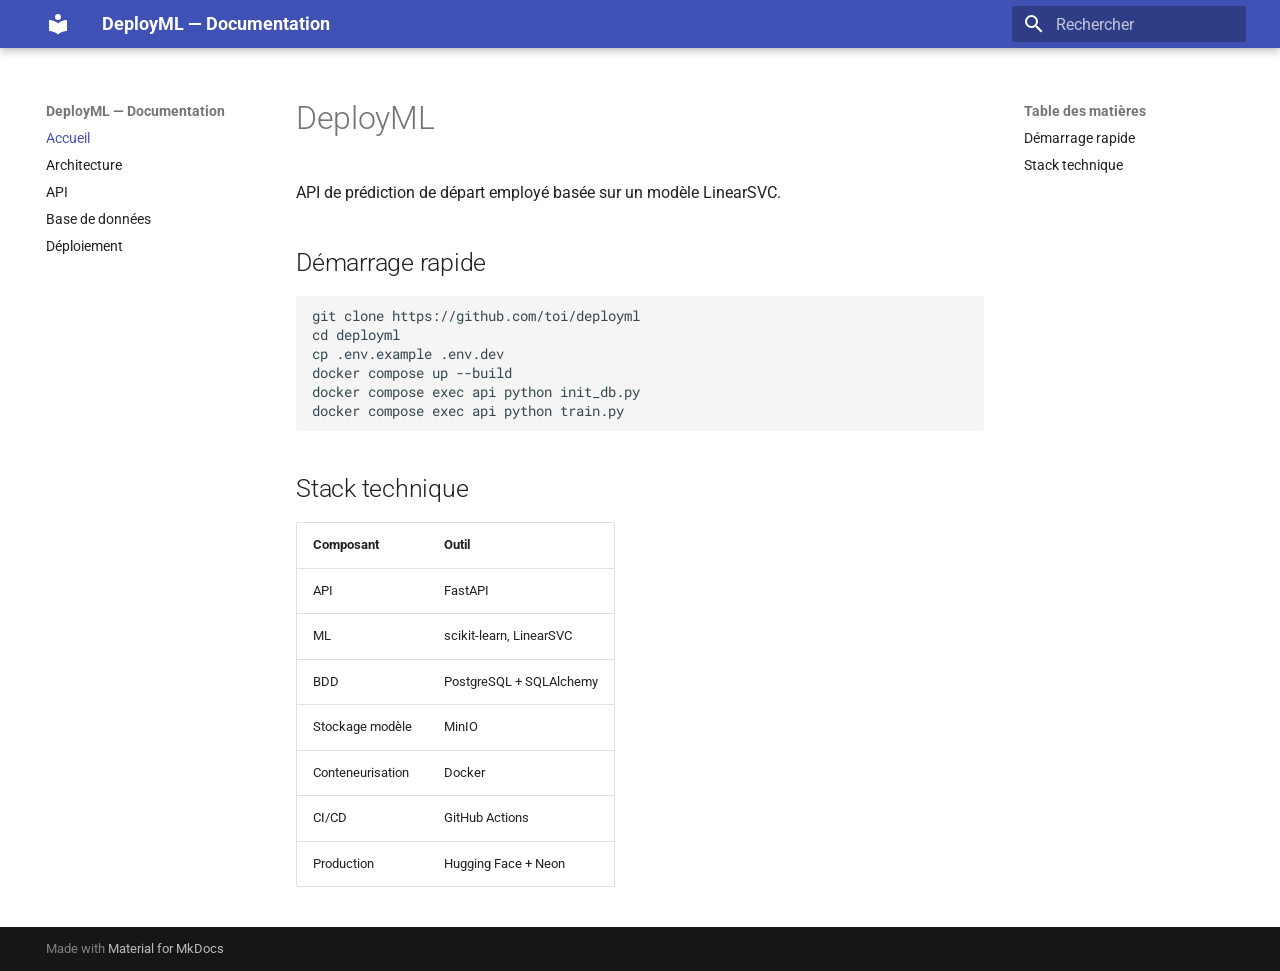
<file: index.html>
<!doctype html>
<html lang="fr" class="no-js">
  <head>
    
      <meta charset="utf-8">
      <meta name="viewport" content="width=device-width,initial-scale=1">
      
      
      
      
      
        <link rel="next" href="architecture/">
      
      
        
      
      
      <link rel="icon" href="assets/images/favicon.png">
      <meta name="generator" content="mkdocs-1.6.1, mkdocs-material-9.7.6">
    
    
      
        <title>DeployML — Documentation</title>
      
    
    
      <link rel="stylesheet" href="assets/stylesheets/main.484c7ddc.min.css">
      
      


    
    
      
    
    
      
        
        
        <link rel="preconnect" href="https://fonts.gstatic.com" crossorigin>
        <link rel="stylesheet" href="https://fonts.googleapis.com/css?family=Roboto:300,300i,400,400i,700,700i%7CRoboto+Mono:400,400i,700,700i&display=fallback">
        <style>:root{--md-text-font:"Roboto";--md-code-font:"Roboto Mono"}</style>
      
    
    
    <script>__md_scope=new URL(".",location),__md_hash=e=>[...e].reduce(((e,_)=>(e<<5)-e+_.charCodeAt(0)),0),__md_get=(e,_=localStorage,t=__md_scope)=>JSON.parse(_.getItem(t.pathname+"."+e)),__md_set=(e,_,t=localStorage,a=__md_scope)=>{try{t.setItem(a.pathname+"."+e,JSON.stringify(_))}catch(e){}}</script>
    
      

    
    
  </head>
  
  
    <body dir="ltr">
  
    
    <input class="md-toggle" data-md-toggle="drawer" type="checkbox" id="__drawer" autocomplete="off">
    <input class="md-toggle" data-md-toggle="search" type="checkbox" id="__search" autocomplete="off">
    <label class="md-overlay" for="__drawer"></label>
    <div data-md-component="skip">
      
        
        <a href="#deployml" class="md-skip">
          Aller au contenu
        </a>
      
    </div>
    <div data-md-component="announce">
      
    </div>
    
    
      

  

<header class="md-header md-header--shadow" data-md-component="header">
  <nav class="md-header__inner md-grid" aria-label="En-tête">
    <a href="." title="DeployML — Documentation" class="md-header__button md-logo" aria-label="DeployML — Documentation" data-md-component="logo">
      
  
  <svg xmlns="http://www.w3.org/2000/svg" viewBox="0 0 24 24"><path d="M12 8a3 3 0 0 0 3-3 3 3 0 0 0-3-3 3 3 0 0 0-3 3 3 3 0 0 0 3 3m0 3.54C9.64 9.35 6.5 8 3 8v11c3.5 0 6.64 1.35 9 3.54 2.36-2.19 5.5-3.54 9-3.54V8c-3.5 0-6.64 1.35-9 3.54"/></svg>

    </a>
    <label class="md-header__button md-icon" for="__drawer">
      
      <svg xmlns="http://www.w3.org/2000/svg" viewBox="0 0 24 24"><path d="M3 6h18v2H3zm0 5h18v2H3zm0 5h18v2H3z"/></svg>
    </label>
    <div class="md-header__title" data-md-component="header-title">
      <div class="md-header__ellipsis">
        <div class="md-header__topic">
          <span class="md-ellipsis">
            DeployML — Documentation
          </span>
        </div>
        <div class="md-header__topic" data-md-component="header-topic">
          <span class="md-ellipsis">
            
              Accueil
            
          </span>
        </div>
      </div>
    </div>
    
    
      <script>var palette=__md_get("__palette");if(palette&&palette.color){if("(prefers-color-scheme)"===palette.color.media){var media=matchMedia("(prefers-color-scheme: light)"),input=document.querySelector(media.matches?"[data-md-color-media='(prefers-color-scheme: light)']":"[data-md-color-media='(prefers-color-scheme: dark)']");palette.color.media=input.getAttribute("data-md-color-media"),palette.color.scheme=input.getAttribute("data-md-color-scheme"),palette.color.primary=input.getAttribute("data-md-color-primary"),palette.color.accent=input.getAttribute("data-md-color-accent")}for(var[key,value]of Object.entries(palette.color))document.body.setAttribute("data-md-color-"+key,value)}</script>
    
    
    
      
      
        <label class="md-header__button md-icon" for="__search">
          
          <svg xmlns="http://www.w3.org/2000/svg" viewBox="0 0 24 24"><path d="M9.5 3A6.5 6.5 0 0 1 16 9.5c0 1.61-.59 3.09-1.56 4.23l.27.27h.79l5 5-1.5 1.5-5-5v-.79l-.27-.27A6.52 6.52 0 0 1 9.5 16 6.5 6.5 0 0 1 3 9.5 6.5 6.5 0 0 1 9.5 3m0 2C7 5 5 7 5 9.5S7 14 9.5 14 14 12 14 9.5 12 5 9.5 5"/></svg>
        </label>
        <div class="md-search" data-md-component="search" role="dialog">
  <label class="md-search__overlay" for="__search"></label>
  <div class="md-search__inner" role="search">
    <form class="md-search__form" name="search">
      <input type="text" class="md-search__input" name="query" aria-label="Rechercher" placeholder="Rechercher" autocapitalize="off" autocorrect="off" autocomplete="off" spellcheck="false" data-md-component="search-query" required>
      <label class="md-search__icon md-icon" for="__search">
        
        <svg xmlns="http://www.w3.org/2000/svg" viewBox="0 0 24 24"><path d="M9.5 3A6.5 6.5 0 0 1 16 9.5c0 1.61-.59 3.09-1.56 4.23l.27.27h.79l5 5-1.5 1.5-5-5v-.79l-.27-.27A6.52 6.52 0 0 1 9.5 16 6.5 6.5 0 0 1 3 9.5 6.5 6.5 0 0 1 9.5 3m0 2C7 5 5 7 5 9.5S7 14 9.5 14 14 12 14 9.5 12 5 9.5 5"/></svg>
        
        <svg xmlns="http://www.w3.org/2000/svg" viewBox="0 0 24 24"><path d="M20 11v2H8l5.5 5.5-1.42 1.42L4.16 12l7.92-7.92L13.5 5.5 8 11z"/></svg>
      </label>
      <nav class="md-search__options" aria-label="Recherche">
        
        <button type="reset" class="md-search__icon md-icon" title="Effacer" aria-label="Effacer" tabindex="-1">
          
          <svg xmlns="http://www.w3.org/2000/svg" viewBox="0 0 24 24"><path d="M19 6.41 17.59 5 12 10.59 6.41 5 5 6.41 10.59 12 5 17.59 6.41 19 12 13.41 17.59 19 19 17.59 13.41 12z"/></svg>
        </button>
      </nav>
      
    </form>
    <div class="md-search__output">
      <div class="md-search__scrollwrap" tabindex="0" data-md-scrollfix>
        <div class="md-search-result" data-md-component="search-result">
          <div class="md-search-result__meta">
            Initialisation de la recherche
          </div>
          <ol class="md-search-result__list" role="presentation"></ol>
        </div>
      </div>
    </div>
  </div>
</div>
      
    
    
  </nav>
  
</header>
    
    <div class="md-container" data-md-component="container">
      
      
        
          
        
      
      <main class="md-main" data-md-component="main">
        <div class="md-main__inner md-grid">
          
            
              
              <div class="md-sidebar md-sidebar--primary" data-md-component="sidebar" data-md-type="navigation" >
                <div class="md-sidebar__scrollwrap">
                  <div class="md-sidebar__inner">
                    



<nav class="md-nav md-nav--primary" aria-label="Navigation" data-md-level="0">
  <label class="md-nav__title" for="__drawer">
    <a href="." title="DeployML — Documentation" class="md-nav__button md-logo" aria-label="DeployML — Documentation" data-md-component="logo">
      
  
  <svg xmlns="http://www.w3.org/2000/svg" viewBox="0 0 24 24"><path d="M12 8a3 3 0 0 0 3-3 3 3 0 0 0-3-3 3 3 0 0 0-3 3 3 3 0 0 0 3 3m0 3.54C9.64 9.35 6.5 8 3 8v11c3.5 0 6.64 1.35 9 3.54 2.36-2.19 5.5-3.54 9-3.54V8c-3.5 0-6.64 1.35-9 3.54"/></svg>

    </a>
    DeployML — Documentation
  </label>
  
  <ul class="md-nav__list" data-md-scrollfix>
    
      
      
  
  
    
  
  
  
    <li class="md-nav__item md-nav__item--active">
      
      <input class="md-nav__toggle md-toggle" type="checkbox" id="__toc">
      
      
        
      
      
        <label class="md-nav__link md-nav__link--active" for="__toc">
          
  
  
  <span class="md-ellipsis">
    
  
    Accueil
  

    
  </span>
  
  

          <span class="md-nav__icon md-icon"></span>
        </label>
      
      <a href="." class="md-nav__link md-nav__link--active">
        
  
  
  <span class="md-ellipsis">
    
  
    Accueil
  

    
  </span>
  
  

      </a>
      
        

<nav class="md-nav md-nav--secondary" aria-label="Table des matières">
  
  
  
    
  
  
    <label class="md-nav__title" for="__toc">
      <span class="md-nav__icon md-icon"></span>
      Table des matières
    </label>
    <ul class="md-nav__list" data-md-component="toc" data-md-scrollfix>
      
        <li class="md-nav__item">
  <a href="#demarrage-rapide" class="md-nav__link">
    <span class="md-ellipsis">
      
        Démarrage rapide
      
    </span>
  </a>
  
</li>
      
        <li class="md-nav__item">
  <a href="#stack-technique" class="md-nav__link">
    <span class="md-ellipsis">
      
        Stack technique
      
    </span>
  </a>
  
</li>
      
    </ul>
  
</nav>
      
    </li>
  

    
      
      
  
  
  
  
    <li class="md-nav__item">
      <a href="architecture/" class="md-nav__link">
        
  
  
  <span class="md-ellipsis">
    
  
    Architecture
  

    
  </span>
  
  

      </a>
    </li>
  

    
      
      
  
  
  
  
    <li class="md-nav__item">
      <a href="api/" class="md-nav__link">
        
  
  
  <span class="md-ellipsis">
    
  
    API
  

    
  </span>
  
  

      </a>
    </li>
  

    
      
      
  
  
  
  
    <li class="md-nav__item">
      <a href="database/" class="md-nav__link">
        
  
  
  <span class="md-ellipsis">
    
  
    Base de données
  

    
  </span>
  
  

      </a>
    </li>
  

    
      
      
  
  
  
  
    <li class="md-nav__item">
      <a href="deployment/" class="md-nav__link">
        
  
  
  <span class="md-ellipsis">
    
  
    Déploiement
  

    
  </span>
  
  

      </a>
    </li>
  

    
  </ul>
</nav>
                  </div>
                </div>
              </div>
            
            
              
              <div class="md-sidebar md-sidebar--secondary" data-md-component="sidebar" data-md-type="toc" >
                <div class="md-sidebar__scrollwrap">
                  <div class="md-sidebar__inner">
                    

<nav class="md-nav md-nav--secondary" aria-label="Table des matières">
  
  
  
    
  
  
    <label class="md-nav__title" for="__toc">
      <span class="md-nav__icon md-icon"></span>
      Table des matières
    </label>
    <ul class="md-nav__list" data-md-component="toc" data-md-scrollfix>
      
        <li class="md-nav__item">
  <a href="#demarrage-rapide" class="md-nav__link">
    <span class="md-ellipsis">
      
        Démarrage rapide
      
    </span>
  </a>
  
</li>
      
        <li class="md-nav__item">
  <a href="#stack-technique" class="md-nav__link">
    <span class="md-ellipsis">
      
        Stack technique
      
    </span>
  </a>
  
</li>
      
    </ul>
  
</nav>
                  </div>
                </div>
              </div>
            
          
          
            <div class="md-content" data-md-component="content">
              
              <article class="md-content__inner md-typeset">
                
                  



<h1 id="deployml">DeployML</h1>
<p>API de prédiction de départ employé basée sur un modèle LinearSVC.</p>
<h2 id="demarrage-rapide">Démarrage rapide</h2>
<pre><code class="language-bash">git clone https://github.com/toi/deployml
cd deployml
cp .env.example .env.dev
docker compose up --build
docker compose exec api python init_db.py
docker compose exec api python train.py
</code></pre>
<h2 id="stack-technique">Stack technique</h2>
<table>
<thead>
<tr>
<th>Composant</th>
<th>Outil</th>
</tr>
</thead>
<tbody>
<tr>
<td>API</td>
<td>FastAPI</td>
</tr>
<tr>
<td>ML</td>
<td>scikit-learn, LinearSVC</td>
</tr>
<tr>
<td>BDD</td>
<td>PostgreSQL + SQLAlchemy</td>
</tr>
<tr>
<td>Stockage modèle</td>
<td>MinIO</td>
</tr>
<tr>
<td>Conteneurisation</td>
<td>Docker</td>
</tr>
<tr>
<td>CI/CD</td>
<td>GitHub Actions</td>
</tr>
<tr>
<td>Production</td>
<td>Hugging Face + Neon</td>
</tr>
</tbody>
</table>












                
              </article>
            </div>
          
          
<script>var target=document.getElementById(location.hash.slice(1));target&&target.name&&(target.checked=target.name.startsWith("__tabbed_"))</script>
        </div>
        
      </main>
      
        <footer class="md-footer">
  
  <div class="md-footer-meta md-typeset">
    <div class="md-footer-meta__inner md-grid">
      <div class="md-copyright">
  
  
    Made with
    <a href="https://squidfunk.github.io/mkdocs-material/" target="_blank" rel="noopener">
      Material for MkDocs
    </a>
  
</div>
      
    </div>
  </div>
</footer>
      
    </div>
    <div class="md-dialog" data-md-component="dialog">
      <div class="md-dialog__inner md-typeset"></div>
    </div>
    
    
    
      
      
      <script id="__config" type="application/json">{"annotate": null, "base": ".", "features": [], "search": "assets/javascripts/workers/search.2c215733.min.js", "tags": null, "translations": {"clipboard.copied": "Copi\u00e9 dans le presse-papier", "clipboard.copy": "Copier dans le presse-papier", "search.result.more.one": "1 de plus sur cette page", "search.result.more.other": "# de plus sur cette page", "search.result.none": "Aucun document trouv\u00e9", "search.result.one": "1 document trouv\u00e9", "search.result.other": "# documents trouv\u00e9s", "search.result.placeholder": "Taper pour d\u00e9marrer la recherche", "search.result.term.missing": "Non trouv\u00e9", "select.version": "S\u00e9lectionner la version"}, "version": null}</script>
    
    
      <script src="assets/javascripts/bundle.79ae519e.min.js"></script>
      
    
  </body>
</html>
</file>
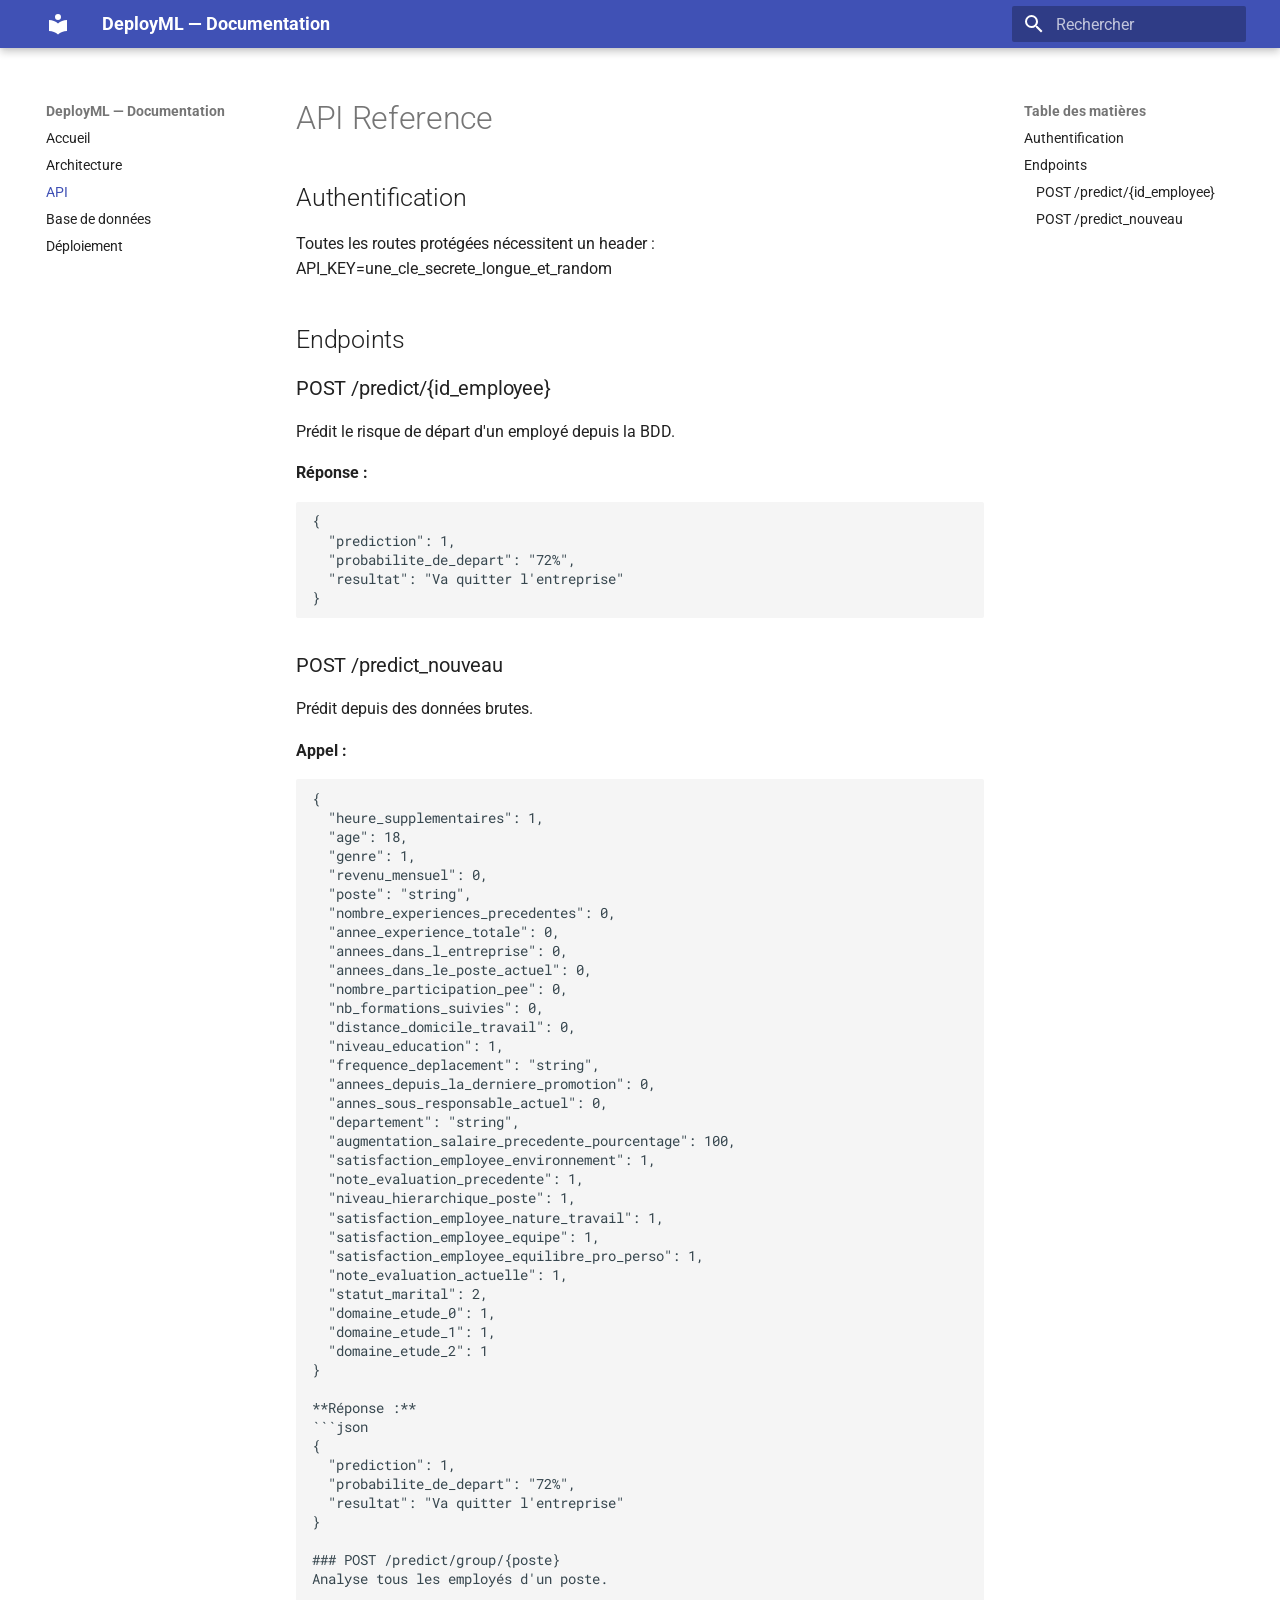
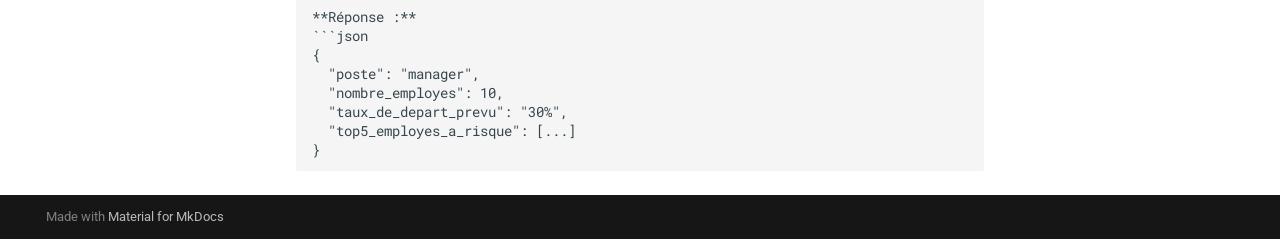
<file: api/index.html>
<!doctype html>
<html lang="fr" class="no-js">
  <head>
    
      <meta charset="utf-8">
      <meta name="viewport" content="width=device-width,initial-scale=1">
      
      
      
      
        <link rel="prev" href="../architecture/">
      
      
        <link rel="next" href="../database/">
      
      
        
      
      
      <link rel="icon" href="../assets/images/favicon.png">
      <meta name="generator" content="mkdocs-1.6.1, mkdocs-material-9.7.6">
    
    
      
        <title>API - DeployML — Documentation</title>
      
    
    
      <link rel="stylesheet" href="../assets/stylesheets/main.484c7ddc.min.css">
      
      


    
    
      
    
    
      
        
        
        <link rel="preconnect" href="https://fonts.gstatic.com" crossorigin>
        <link rel="stylesheet" href="https://fonts.googleapis.com/css?family=Roboto:300,300i,400,400i,700,700i%7CRoboto+Mono:400,400i,700,700i&display=fallback">
        <style>:root{--md-text-font:"Roboto";--md-code-font:"Roboto Mono"}</style>
      
    
    
    <script>__md_scope=new URL("..",location),__md_hash=e=>[...e].reduce(((e,_)=>(e<<5)-e+_.charCodeAt(0)),0),__md_get=(e,_=localStorage,t=__md_scope)=>JSON.parse(_.getItem(t.pathname+"."+e)),__md_set=(e,_,t=localStorage,a=__md_scope)=>{try{t.setItem(a.pathname+"."+e,JSON.stringify(_))}catch(e){}}</script>
    
      

    
    
  </head>
  
  
    <body dir="ltr">
  
    
    <input class="md-toggle" data-md-toggle="drawer" type="checkbox" id="__drawer" autocomplete="off">
    <input class="md-toggle" data-md-toggle="search" type="checkbox" id="__search" autocomplete="off">
    <label class="md-overlay" for="__drawer"></label>
    <div data-md-component="skip">
      
        
        <a href="#api-reference" class="md-skip">
          Aller au contenu
        </a>
      
    </div>
    <div data-md-component="announce">
      
    </div>
    
    
      

  

<header class="md-header md-header--shadow" data-md-component="header">
  <nav class="md-header__inner md-grid" aria-label="En-tête">
    <a href=".." title="DeployML — Documentation" class="md-header__button md-logo" aria-label="DeployML — Documentation" data-md-component="logo">
      
  
  <svg xmlns="http://www.w3.org/2000/svg" viewBox="0 0 24 24"><path d="M12 8a3 3 0 0 0 3-3 3 3 0 0 0-3-3 3 3 0 0 0-3 3 3 3 0 0 0 3 3m0 3.54C9.64 9.35 6.5 8 3 8v11c3.5 0 6.64 1.35 9 3.54 2.36-2.19 5.5-3.54 9-3.54V8c-3.5 0-6.64 1.35-9 3.54"/></svg>

    </a>
    <label class="md-header__button md-icon" for="__drawer">
      
      <svg xmlns="http://www.w3.org/2000/svg" viewBox="0 0 24 24"><path d="M3 6h18v2H3zm0 5h18v2H3zm0 5h18v2H3z"/></svg>
    </label>
    <div class="md-header__title" data-md-component="header-title">
      <div class="md-header__ellipsis">
        <div class="md-header__topic">
          <span class="md-ellipsis">
            DeployML — Documentation
          </span>
        </div>
        <div class="md-header__topic" data-md-component="header-topic">
          <span class="md-ellipsis">
            
              API
            
          </span>
        </div>
      </div>
    </div>
    
    
      <script>var palette=__md_get("__palette");if(palette&&palette.color){if("(prefers-color-scheme)"===palette.color.media){var media=matchMedia("(prefers-color-scheme: light)"),input=document.querySelector(media.matches?"[data-md-color-media='(prefers-color-scheme: light)']":"[data-md-color-media='(prefers-color-scheme: dark)']");palette.color.media=input.getAttribute("data-md-color-media"),palette.color.scheme=input.getAttribute("data-md-color-scheme"),palette.color.primary=input.getAttribute("data-md-color-primary"),palette.color.accent=input.getAttribute("data-md-color-accent")}for(var[key,value]of Object.entries(palette.color))document.body.setAttribute("data-md-color-"+key,value)}</script>
    
    
    
      
      
        <label class="md-header__button md-icon" for="__search">
          
          <svg xmlns="http://www.w3.org/2000/svg" viewBox="0 0 24 24"><path d="M9.5 3A6.5 6.5 0 0 1 16 9.5c0 1.61-.59 3.09-1.56 4.23l.27.27h.79l5 5-1.5 1.5-5-5v-.79l-.27-.27A6.52 6.52 0 0 1 9.5 16 6.5 6.5 0 0 1 3 9.5 6.5 6.5 0 0 1 9.5 3m0 2C7 5 5 7 5 9.5S7 14 9.5 14 14 12 14 9.5 12 5 9.5 5"/></svg>
        </label>
        <div class="md-search" data-md-component="search" role="dialog">
  <label class="md-search__overlay" for="__search"></label>
  <div class="md-search__inner" role="search">
    <form class="md-search__form" name="search">
      <input type="text" class="md-search__input" name="query" aria-label="Rechercher" placeholder="Rechercher" autocapitalize="off" autocorrect="off" autocomplete="off" spellcheck="false" data-md-component="search-query" required>
      <label class="md-search__icon md-icon" for="__search">
        
        <svg xmlns="http://www.w3.org/2000/svg" viewBox="0 0 24 24"><path d="M9.5 3A6.5 6.5 0 0 1 16 9.5c0 1.61-.59 3.09-1.56 4.23l.27.27h.79l5 5-1.5 1.5-5-5v-.79l-.27-.27A6.52 6.52 0 0 1 9.5 16 6.5 6.5 0 0 1 3 9.5 6.5 6.5 0 0 1 9.5 3m0 2C7 5 5 7 5 9.5S7 14 9.5 14 14 12 14 9.5 12 5 9.5 5"/></svg>
        
        <svg xmlns="http://www.w3.org/2000/svg" viewBox="0 0 24 24"><path d="M20 11v2H8l5.5 5.5-1.42 1.42L4.16 12l7.92-7.92L13.5 5.5 8 11z"/></svg>
      </label>
      <nav class="md-search__options" aria-label="Recherche">
        
        <button type="reset" class="md-search__icon md-icon" title="Effacer" aria-label="Effacer" tabindex="-1">
          
          <svg xmlns="http://www.w3.org/2000/svg" viewBox="0 0 24 24"><path d="M19 6.41 17.59 5 12 10.59 6.41 5 5 6.41 10.59 12 5 17.59 6.41 19 12 13.41 17.59 19 19 17.59 13.41 12z"/></svg>
        </button>
      </nav>
      
    </form>
    <div class="md-search__output">
      <div class="md-search__scrollwrap" tabindex="0" data-md-scrollfix>
        <div class="md-search-result" data-md-component="search-result">
          <div class="md-search-result__meta">
            Initialisation de la recherche
          </div>
          <ol class="md-search-result__list" role="presentation"></ol>
        </div>
      </div>
    </div>
  </div>
</div>
      
    
    
  </nav>
  
</header>
    
    <div class="md-container" data-md-component="container">
      
      
        
          
        
      
      <main class="md-main" data-md-component="main">
        <div class="md-main__inner md-grid">
          
            
              
              <div class="md-sidebar md-sidebar--primary" data-md-component="sidebar" data-md-type="navigation" >
                <div class="md-sidebar__scrollwrap">
                  <div class="md-sidebar__inner">
                    



<nav class="md-nav md-nav--primary" aria-label="Navigation" data-md-level="0">
  <label class="md-nav__title" for="__drawer">
    <a href=".." title="DeployML — Documentation" class="md-nav__button md-logo" aria-label="DeployML — Documentation" data-md-component="logo">
      
  
  <svg xmlns="http://www.w3.org/2000/svg" viewBox="0 0 24 24"><path d="M12 8a3 3 0 0 0 3-3 3 3 0 0 0-3-3 3 3 0 0 0-3 3 3 3 0 0 0 3 3m0 3.54C9.64 9.35 6.5 8 3 8v11c3.5 0 6.64 1.35 9 3.54 2.36-2.19 5.5-3.54 9-3.54V8c-3.5 0-6.64 1.35-9 3.54"/></svg>

    </a>
    DeployML — Documentation
  </label>
  
  <ul class="md-nav__list" data-md-scrollfix>
    
      
      
  
  
  
  
    <li class="md-nav__item">
      <a href=".." class="md-nav__link">
        
  
  
  <span class="md-ellipsis">
    
  
    Accueil
  

    
  </span>
  
  

      </a>
    </li>
  

    
      
      
  
  
  
  
    <li class="md-nav__item">
      <a href="../architecture/" class="md-nav__link">
        
  
  
  <span class="md-ellipsis">
    
  
    Architecture
  

    
  </span>
  
  

      </a>
    </li>
  

    
      
      
  
  
    
  
  
  
    <li class="md-nav__item md-nav__item--active">
      
      <input class="md-nav__toggle md-toggle" type="checkbox" id="__toc">
      
      
        
      
      
        <label class="md-nav__link md-nav__link--active" for="__toc">
          
  
  
  <span class="md-ellipsis">
    
  
    API
  

    
  </span>
  
  

          <span class="md-nav__icon md-icon"></span>
        </label>
      
      <a href="./" class="md-nav__link md-nav__link--active">
        
  
  
  <span class="md-ellipsis">
    
  
    API
  

    
  </span>
  
  

      </a>
      
        

<nav class="md-nav md-nav--secondary" aria-label="Table des matières">
  
  
  
    
  
  
    <label class="md-nav__title" for="__toc">
      <span class="md-nav__icon md-icon"></span>
      Table des matières
    </label>
    <ul class="md-nav__list" data-md-component="toc" data-md-scrollfix>
      
        <li class="md-nav__item">
  <a href="#authentification" class="md-nav__link">
    <span class="md-ellipsis">
      
        Authentification
      
    </span>
  </a>
  
</li>
      
        <li class="md-nav__item">
  <a href="#endpoints" class="md-nav__link">
    <span class="md-ellipsis">
      
        Endpoints
      
    </span>
  </a>
  
    <nav class="md-nav" aria-label="Endpoints">
      <ul class="md-nav__list">
        
          <li class="md-nav__item">
  <a href="#post-predictid_employee" class="md-nav__link">
    <span class="md-ellipsis">
      
        POST /predict/{id_employee}
      
    </span>
  </a>
  
</li>
        
          <li class="md-nav__item">
  <a href="#post-predict_nouveau" class="md-nav__link">
    <span class="md-ellipsis">
      
        POST /predict_nouveau
      
    </span>
  </a>
  
</li>
        
      </ul>
    </nav>
  
</li>
      
    </ul>
  
</nav>
      
    </li>
  

    
      
      
  
  
  
  
    <li class="md-nav__item">
      <a href="../database/" class="md-nav__link">
        
  
  
  <span class="md-ellipsis">
    
  
    Base de données
  

    
  </span>
  
  

      </a>
    </li>
  

    
      
      
  
  
  
  
    <li class="md-nav__item">
      <a href="../deployment/" class="md-nav__link">
        
  
  
  <span class="md-ellipsis">
    
  
    Déploiement
  

    
  </span>
  
  

      </a>
    </li>
  

    
  </ul>
</nav>
                  </div>
                </div>
              </div>
            
            
              
              <div class="md-sidebar md-sidebar--secondary" data-md-component="sidebar" data-md-type="toc" >
                <div class="md-sidebar__scrollwrap">
                  <div class="md-sidebar__inner">
                    

<nav class="md-nav md-nav--secondary" aria-label="Table des matières">
  
  
  
    
  
  
    <label class="md-nav__title" for="__toc">
      <span class="md-nav__icon md-icon"></span>
      Table des matières
    </label>
    <ul class="md-nav__list" data-md-component="toc" data-md-scrollfix>
      
        <li class="md-nav__item">
  <a href="#authentification" class="md-nav__link">
    <span class="md-ellipsis">
      
        Authentification
      
    </span>
  </a>
  
</li>
      
        <li class="md-nav__item">
  <a href="#endpoints" class="md-nav__link">
    <span class="md-ellipsis">
      
        Endpoints
      
    </span>
  </a>
  
    <nav class="md-nav" aria-label="Endpoints">
      <ul class="md-nav__list">
        
          <li class="md-nav__item">
  <a href="#post-predictid_employee" class="md-nav__link">
    <span class="md-ellipsis">
      
        POST /predict/{id_employee}
      
    </span>
  </a>
  
</li>
        
          <li class="md-nav__item">
  <a href="#post-predict_nouveau" class="md-nav__link">
    <span class="md-ellipsis">
      
        POST /predict_nouveau
      
    </span>
  </a>
  
</li>
        
      </ul>
    </nav>
  
</li>
      
    </ul>
  
</nav>
                  </div>
                </div>
              </div>
            
          
          
            <div class="md-content" data-md-component="content">
              
              <article class="md-content__inner md-typeset">
                
                  



<h1 id="api-reference">API Reference</h1>
<h2 id="authentification">Authentification</h2>
<p>Toutes les routes protégées nécessitent un header :<br />
API_KEY=une_cle_secrete_longue_et_random</p>
<h2 id="endpoints">Endpoints</h2>
<h3 id="post-predictid_employee">POST /predict/{id_employee}</h3>
<p>Prédit le risque de départ d'un employé depuis la BDD.</p>
<p><strong>Réponse :</strong></p>
<pre><code class="language-json">{
  &quot;prediction&quot;: 1,
  &quot;probabilite_de_depart&quot;: &quot;72%&quot;,
  &quot;resultat&quot;: &quot;Va quitter l'entreprise&quot;
}
</code></pre>
<h3 id="post-predict_nouveau">POST /predict_nouveau</h3>
<p>Prédit depuis des données brutes.  </p>
<p><strong>Appel :</strong></p>
<pre><code class="language-json">{
  &quot;heure_supplementaires&quot;: 1,
  &quot;age&quot;: 18,
  &quot;genre&quot;: 1,
  &quot;revenu_mensuel&quot;: 0,
  &quot;poste&quot;: &quot;string&quot;,
  &quot;nombre_experiences_precedentes&quot;: 0,
  &quot;annee_experience_totale&quot;: 0,
  &quot;annees_dans_l_entreprise&quot;: 0,
  &quot;annees_dans_le_poste_actuel&quot;: 0,
  &quot;nombre_participation_pee&quot;: 0,
  &quot;nb_formations_suivies&quot;: 0,
  &quot;distance_domicile_travail&quot;: 0,
  &quot;niveau_education&quot;: 1,
  &quot;frequence_deplacement&quot;: &quot;string&quot;,
  &quot;annees_depuis_la_derniere_promotion&quot;: 0,
  &quot;annes_sous_responsable_actuel&quot;: 0,
  &quot;departement&quot;: &quot;string&quot;,
  &quot;augmentation_salaire_precedente_pourcentage&quot;: 100,
  &quot;satisfaction_employee_environnement&quot;: 1,
  &quot;note_evaluation_precedente&quot;: 1,
  &quot;niveau_hierarchique_poste&quot;: 1,
  &quot;satisfaction_employee_nature_travail&quot;: 1,
  &quot;satisfaction_employee_equipe&quot;: 1,
  &quot;satisfaction_employee_equilibre_pro_perso&quot;: 1,
  &quot;note_evaluation_actuelle&quot;: 1,
  &quot;statut_marital&quot;: 2,
  &quot;domaine_etude_0&quot;: 1,
  &quot;domaine_etude_1&quot;: 1,
  &quot;domaine_etude_2&quot;: 1
}

**Réponse :**
```json
{
  &quot;prediction&quot;: 1,
  &quot;probabilite_de_depart&quot;: &quot;72%&quot;,
  &quot;resultat&quot;: &quot;Va quitter l'entreprise&quot;
}

### POST /predict/group/{poste}
Analyse tous les employés d'un poste.

**Réponse :**
```json
{
  &quot;poste&quot;: &quot;manager&quot;,
  &quot;nombre_employes&quot;: 10,
  &quot;taux_de_depart_prevu&quot;: &quot;30%&quot;,
  &quot;top5_employes_a_risque&quot;: [...]
}
</code></pre>












                
              </article>
            </div>
          
          
<script>var target=document.getElementById(location.hash.slice(1));target&&target.name&&(target.checked=target.name.startsWith("__tabbed_"))</script>
        </div>
        
      </main>
      
        <footer class="md-footer">
  
  <div class="md-footer-meta md-typeset">
    <div class="md-footer-meta__inner md-grid">
      <div class="md-copyright">
  
  
    Made with
    <a href="https://squidfunk.github.io/mkdocs-material/" target="_blank" rel="noopener">
      Material for MkDocs
    </a>
  
</div>
      
    </div>
  </div>
</footer>
      
    </div>
    <div class="md-dialog" data-md-component="dialog">
      <div class="md-dialog__inner md-typeset"></div>
    </div>
    
    
    
      
      
      <script id="__config" type="application/json">{"annotate": null, "base": "..", "features": [], "search": "../assets/javascripts/workers/search.2c215733.min.js", "tags": null, "translations": {"clipboard.copied": "Copi\u00e9 dans le presse-papier", "clipboard.copy": "Copier dans le presse-papier", "search.result.more.one": "1 de plus sur cette page", "search.result.more.other": "# de plus sur cette page", "search.result.none": "Aucun document trouv\u00e9", "search.result.one": "1 document trouv\u00e9", "search.result.other": "# documents trouv\u00e9s", "search.result.placeholder": "Taper pour d\u00e9marrer la recherche", "search.result.term.missing": "Non trouv\u00e9", "select.version": "S\u00e9lectionner la version"}, "version": null}</script>
    
    
      <script src="../assets/javascripts/bundle.79ae519e.min.js"></script>
      
    
  </body>
</html>
</file>
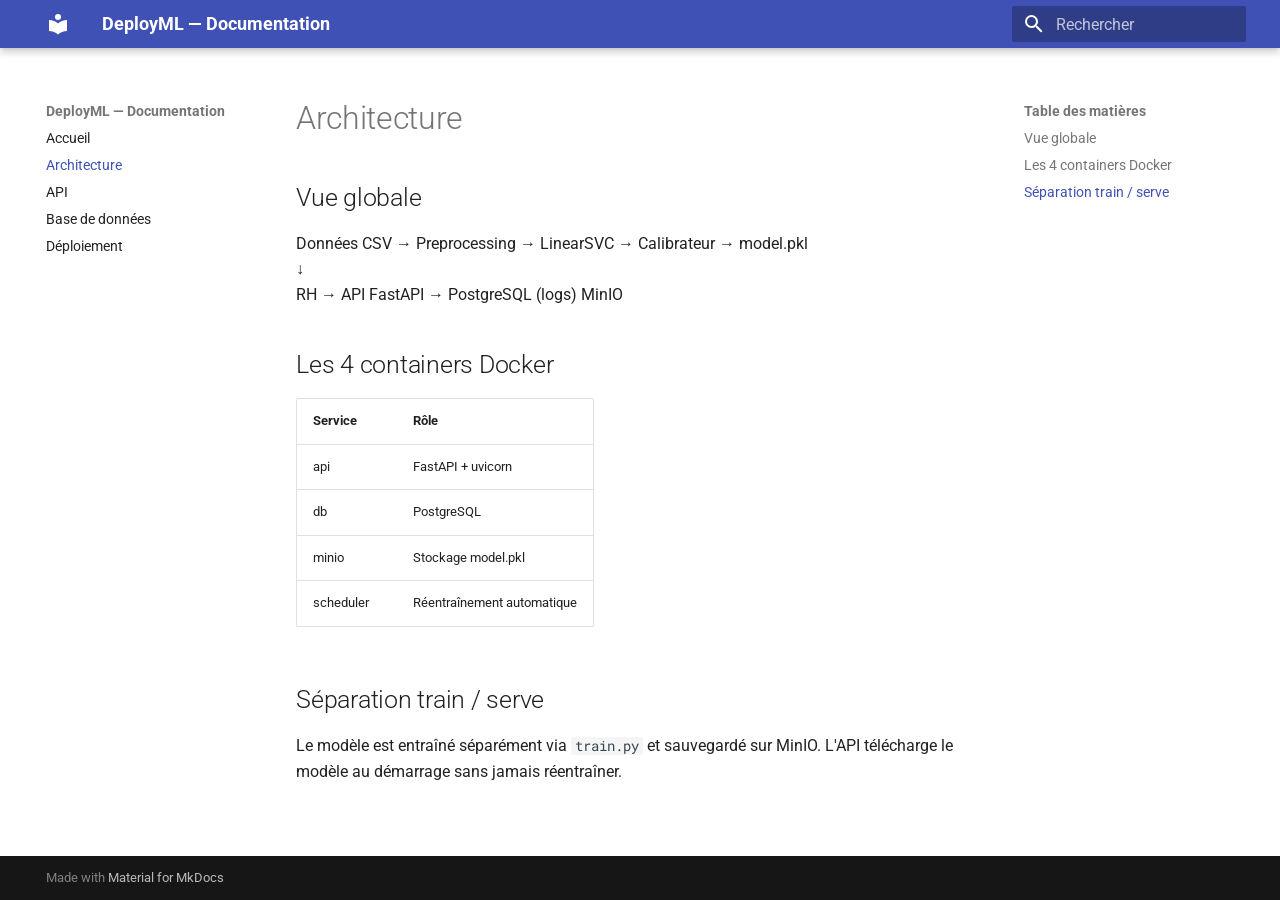
<file: architecture/index.html>
<!doctype html>
<html lang="fr" class="no-js">
  <head>
    
      <meta charset="utf-8">
      <meta name="viewport" content="width=device-width,initial-scale=1">
      
      
      
      
        <link rel="prev" href="..">
      
      
        <link rel="next" href="../api/">
      
      
        
      
      
      <link rel="icon" href="../assets/images/favicon.png">
      <meta name="generator" content="mkdocs-1.6.1, mkdocs-material-9.7.6">
    
    
      
        <title>Architecture - DeployML — Documentation</title>
      
    
    
      <link rel="stylesheet" href="../assets/stylesheets/main.484c7ddc.min.css">
      
      


    
    
      
    
    
      
        
        
        <link rel="preconnect" href="https://fonts.gstatic.com" crossorigin>
        <link rel="stylesheet" href="https://fonts.googleapis.com/css?family=Roboto:300,300i,400,400i,700,700i%7CRoboto+Mono:400,400i,700,700i&display=fallback">
        <style>:root{--md-text-font:"Roboto";--md-code-font:"Roboto Mono"}</style>
      
    
    
    <script>__md_scope=new URL("..",location),__md_hash=e=>[...e].reduce(((e,_)=>(e<<5)-e+_.charCodeAt(0)),0),__md_get=(e,_=localStorage,t=__md_scope)=>JSON.parse(_.getItem(t.pathname+"."+e)),__md_set=(e,_,t=localStorage,a=__md_scope)=>{try{t.setItem(a.pathname+"."+e,JSON.stringify(_))}catch(e){}}</script>
    
      

    
    
  </head>
  
  
    <body dir="ltr">
  
    
    <input class="md-toggle" data-md-toggle="drawer" type="checkbox" id="__drawer" autocomplete="off">
    <input class="md-toggle" data-md-toggle="search" type="checkbox" id="__search" autocomplete="off">
    <label class="md-overlay" for="__drawer"></label>
    <div data-md-component="skip">
      
        
        <a href="#architecture" class="md-skip">
          Aller au contenu
        </a>
      
    </div>
    <div data-md-component="announce">
      
    </div>
    
    
      

  

<header class="md-header md-header--shadow" data-md-component="header">
  <nav class="md-header__inner md-grid" aria-label="En-tête">
    <a href=".." title="DeployML — Documentation" class="md-header__button md-logo" aria-label="DeployML — Documentation" data-md-component="logo">
      
  
  <svg xmlns="http://www.w3.org/2000/svg" viewBox="0 0 24 24"><path d="M12 8a3 3 0 0 0 3-3 3 3 0 0 0-3-3 3 3 0 0 0-3 3 3 3 0 0 0 3 3m0 3.54C9.64 9.35 6.5 8 3 8v11c3.5 0 6.64 1.35 9 3.54 2.36-2.19 5.5-3.54 9-3.54V8c-3.5 0-6.64 1.35-9 3.54"/></svg>

    </a>
    <label class="md-header__button md-icon" for="__drawer">
      
      <svg xmlns="http://www.w3.org/2000/svg" viewBox="0 0 24 24"><path d="M3 6h18v2H3zm0 5h18v2H3zm0 5h18v2H3z"/></svg>
    </label>
    <div class="md-header__title" data-md-component="header-title">
      <div class="md-header__ellipsis">
        <div class="md-header__topic">
          <span class="md-ellipsis">
            DeployML — Documentation
          </span>
        </div>
        <div class="md-header__topic" data-md-component="header-topic">
          <span class="md-ellipsis">
            
              Architecture
            
          </span>
        </div>
      </div>
    </div>
    
    
      <script>var palette=__md_get("__palette");if(palette&&palette.color){if("(prefers-color-scheme)"===palette.color.media){var media=matchMedia("(prefers-color-scheme: light)"),input=document.querySelector(media.matches?"[data-md-color-media='(prefers-color-scheme: light)']":"[data-md-color-media='(prefers-color-scheme: dark)']");palette.color.media=input.getAttribute("data-md-color-media"),palette.color.scheme=input.getAttribute("data-md-color-scheme"),palette.color.primary=input.getAttribute("data-md-color-primary"),palette.color.accent=input.getAttribute("data-md-color-accent")}for(var[key,value]of Object.entries(palette.color))document.body.setAttribute("data-md-color-"+key,value)}</script>
    
    
    
      
      
        <label class="md-header__button md-icon" for="__search">
          
          <svg xmlns="http://www.w3.org/2000/svg" viewBox="0 0 24 24"><path d="M9.5 3A6.5 6.5 0 0 1 16 9.5c0 1.61-.59 3.09-1.56 4.23l.27.27h.79l5 5-1.5 1.5-5-5v-.79l-.27-.27A6.52 6.52 0 0 1 9.5 16 6.5 6.5 0 0 1 3 9.5 6.5 6.5 0 0 1 9.5 3m0 2C7 5 5 7 5 9.5S7 14 9.5 14 14 12 14 9.5 12 5 9.5 5"/></svg>
        </label>
        <div class="md-search" data-md-component="search" role="dialog">
  <label class="md-search__overlay" for="__search"></label>
  <div class="md-search__inner" role="search">
    <form class="md-search__form" name="search">
      <input type="text" class="md-search__input" name="query" aria-label="Rechercher" placeholder="Rechercher" autocapitalize="off" autocorrect="off" autocomplete="off" spellcheck="false" data-md-component="search-query" required>
      <label class="md-search__icon md-icon" for="__search">
        
        <svg xmlns="http://www.w3.org/2000/svg" viewBox="0 0 24 24"><path d="M9.5 3A6.5 6.5 0 0 1 16 9.5c0 1.61-.59 3.09-1.56 4.23l.27.27h.79l5 5-1.5 1.5-5-5v-.79l-.27-.27A6.52 6.52 0 0 1 9.5 16 6.5 6.5 0 0 1 3 9.5 6.5 6.5 0 0 1 9.5 3m0 2C7 5 5 7 5 9.5S7 14 9.5 14 14 12 14 9.5 12 5 9.5 5"/></svg>
        
        <svg xmlns="http://www.w3.org/2000/svg" viewBox="0 0 24 24"><path d="M20 11v2H8l5.5 5.5-1.42 1.42L4.16 12l7.92-7.92L13.5 5.5 8 11z"/></svg>
      </label>
      <nav class="md-search__options" aria-label="Recherche">
        
        <button type="reset" class="md-search__icon md-icon" title="Effacer" aria-label="Effacer" tabindex="-1">
          
          <svg xmlns="http://www.w3.org/2000/svg" viewBox="0 0 24 24"><path d="M19 6.41 17.59 5 12 10.59 6.41 5 5 6.41 10.59 12 5 17.59 6.41 19 12 13.41 17.59 19 19 17.59 13.41 12z"/></svg>
        </button>
      </nav>
      
    </form>
    <div class="md-search__output">
      <div class="md-search__scrollwrap" tabindex="0" data-md-scrollfix>
        <div class="md-search-result" data-md-component="search-result">
          <div class="md-search-result__meta">
            Initialisation de la recherche
          </div>
          <ol class="md-search-result__list" role="presentation"></ol>
        </div>
      </div>
    </div>
  </div>
</div>
      
    
    
  </nav>
  
</header>
    
    <div class="md-container" data-md-component="container">
      
      
        
          
        
      
      <main class="md-main" data-md-component="main">
        <div class="md-main__inner md-grid">
          
            
              
              <div class="md-sidebar md-sidebar--primary" data-md-component="sidebar" data-md-type="navigation" >
                <div class="md-sidebar__scrollwrap">
                  <div class="md-sidebar__inner">
                    



<nav class="md-nav md-nav--primary" aria-label="Navigation" data-md-level="0">
  <label class="md-nav__title" for="__drawer">
    <a href=".." title="DeployML — Documentation" class="md-nav__button md-logo" aria-label="DeployML — Documentation" data-md-component="logo">
      
  
  <svg xmlns="http://www.w3.org/2000/svg" viewBox="0 0 24 24"><path d="M12 8a3 3 0 0 0 3-3 3 3 0 0 0-3-3 3 3 0 0 0-3 3 3 3 0 0 0 3 3m0 3.54C9.64 9.35 6.5 8 3 8v11c3.5 0 6.64 1.35 9 3.54 2.36-2.19 5.5-3.54 9-3.54V8c-3.5 0-6.64 1.35-9 3.54"/></svg>

    </a>
    DeployML — Documentation
  </label>
  
  <ul class="md-nav__list" data-md-scrollfix>
    
      
      
  
  
  
  
    <li class="md-nav__item">
      <a href=".." class="md-nav__link">
        
  
  
  <span class="md-ellipsis">
    
  
    Accueil
  

    
  </span>
  
  

      </a>
    </li>
  

    
      
      
  
  
    
  
  
  
    <li class="md-nav__item md-nav__item--active">
      
      <input class="md-nav__toggle md-toggle" type="checkbox" id="__toc">
      
      
        
      
      
        <label class="md-nav__link md-nav__link--active" for="__toc">
          
  
  
  <span class="md-ellipsis">
    
  
    Architecture
  

    
  </span>
  
  

          <span class="md-nav__icon md-icon"></span>
        </label>
      
      <a href="./" class="md-nav__link md-nav__link--active">
        
  
  
  <span class="md-ellipsis">
    
  
    Architecture
  

    
  </span>
  
  

      </a>
      
        

<nav class="md-nav md-nav--secondary" aria-label="Table des matières">
  
  
  
    
  
  
    <label class="md-nav__title" for="__toc">
      <span class="md-nav__icon md-icon"></span>
      Table des matières
    </label>
    <ul class="md-nav__list" data-md-component="toc" data-md-scrollfix>
      
        <li class="md-nav__item">
  <a href="#vue-globale" class="md-nav__link">
    <span class="md-ellipsis">
      
        Vue globale
      
    </span>
  </a>
  
</li>
      
        <li class="md-nav__item">
  <a href="#les-4-containers-docker" class="md-nav__link">
    <span class="md-ellipsis">
      
        Les 4 containers Docker
      
    </span>
  </a>
  
</li>
      
        <li class="md-nav__item">
  <a href="#separation-train-serve" class="md-nav__link">
    <span class="md-ellipsis">
      
        Séparation train / serve
      
    </span>
  </a>
  
</li>
      
    </ul>
  
</nav>
      
    </li>
  

    
      
      
  
  
  
  
    <li class="md-nav__item">
      <a href="../api/" class="md-nav__link">
        
  
  
  <span class="md-ellipsis">
    
  
    API
  

    
  </span>
  
  

      </a>
    </li>
  

    
      
      
  
  
  
  
    <li class="md-nav__item">
      <a href="../database/" class="md-nav__link">
        
  
  
  <span class="md-ellipsis">
    
  
    Base de données
  

    
  </span>
  
  

      </a>
    </li>
  

    
      
      
  
  
  
  
    <li class="md-nav__item">
      <a href="../deployment/" class="md-nav__link">
        
  
  
  <span class="md-ellipsis">
    
  
    Déploiement
  

    
  </span>
  
  

      </a>
    </li>
  

    
  </ul>
</nav>
                  </div>
                </div>
              </div>
            
            
              
              <div class="md-sidebar md-sidebar--secondary" data-md-component="sidebar" data-md-type="toc" >
                <div class="md-sidebar__scrollwrap">
                  <div class="md-sidebar__inner">
                    

<nav class="md-nav md-nav--secondary" aria-label="Table des matières">
  
  
  
    
  
  
    <label class="md-nav__title" for="__toc">
      <span class="md-nav__icon md-icon"></span>
      Table des matières
    </label>
    <ul class="md-nav__list" data-md-component="toc" data-md-scrollfix>
      
        <li class="md-nav__item">
  <a href="#vue-globale" class="md-nav__link">
    <span class="md-ellipsis">
      
        Vue globale
      
    </span>
  </a>
  
</li>
      
        <li class="md-nav__item">
  <a href="#les-4-containers-docker" class="md-nav__link">
    <span class="md-ellipsis">
      
        Les 4 containers Docker
      
    </span>
  </a>
  
</li>
      
        <li class="md-nav__item">
  <a href="#separation-train-serve" class="md-nav__link">
    <span class="md-ellipsis">
      
        Séparation train / serve
      
    </span>
  </a>
  
</li>
      
    </ul>
  
</nav>
                  </div>
                </div>
              </div>
            
          
          
            <div class="md-content" data-md-component="content">
              
              <article class="md-content__inner md-typeset">
                
                  



<h1 id="architecture">Architecture</h1>
<h2 id="vue-globale">Vue globale</h2>
<p>Données CSV → Preprocessing → LinearSVC → Calibrateur → model.pkl<br />
↓<br />
RH → API FastAPI → PostgreSQL (logs)                      MinIO</p>
<h2 id="les-4-containers-docker">Les 4 containers Docker</h2>
<table>
<thead>
<tr>
<th>Service</th>
<th>Rôle</th>
</tr>
</thead>
<tbody>
<tr>
<td>api</td>
<td>FastAPI + uvicorn</td>
</tr>
<tr>
<td>db</td>
<td>PostgreSQL</td>
</tr>
<tr>
<td>minio</td>
<td>Stockage model.pkl</td>
</tr>
<tr>
<td>scheduler</td>
<td>Réentraînement automatique</td>
</tr>
</tbody>
</table>
<h2 id="separation-train-serve">Séparation train / serve</h2>
<p>Le modèle est entraîné séparément via <code>train.py</code> 
et sauvegardé sur MinIO. L'API télécharge le modèle 
au démarrage sans jamais réentraîner.</p>












                
              </article>
            </div>
          
          
<script>var target=document.getElementById(location.hash.slice(1));target&&target.name&&(target.checked=target.name.startsWith("__tabbed_"))</script>
        </div>
        
      </main>
      
        <footer class="md-footer">
  
  <div class="md-footer-meta md-typeset">
    <div class="md-footer-meta__inner md-grid">
      <div class="md-copyright">
  
  
    Made with
    <a href="https://squidfunk.github.io/mkdocs-material/" target="_blank" rel="noopener">
      Material for MkDocs
    </a>
  
</div>
      
    </div>
  </div>
</footer>
      
    </div>
    <div class="md-dialog" data-md-component="dialog">
      <div class="md-dialog__inner md-typeset"></div>
    </div>
    
    
    
      
      
      <script id="__config" type="application/json">{"annotate": null, "base": "..", "features": [], "search": "../assets/javascripts/workers/search.2c215733.min.js", "tags": null, "translations": {"clipboard.copied": "Copi\u00e9 dans le presse-papier", "clipboard.copy": "Copier dans le presse-papier", "search.result.more.one": "1 de plus sur cette page", "search.result.more.other": "# de plus sur cette page", "search.result.none": "Aucun document trouv\u00e9", "search.result.one": "1 document trouv\u00e9", "search.result.other": "# documents trouv\u00e9s", "search.result.placeholder": "Taper pour d\u00e9marrer la recherche", "search.result.term.missing": "Non trouv\u00e9", "select.version": "S\u00e9lectionner la version"}, "version": null}</script>
    
    
      <script src="../assets/javascripts/bundle.79ae519e.min.js"></script>
      
    
  </body>
</html>
</file>
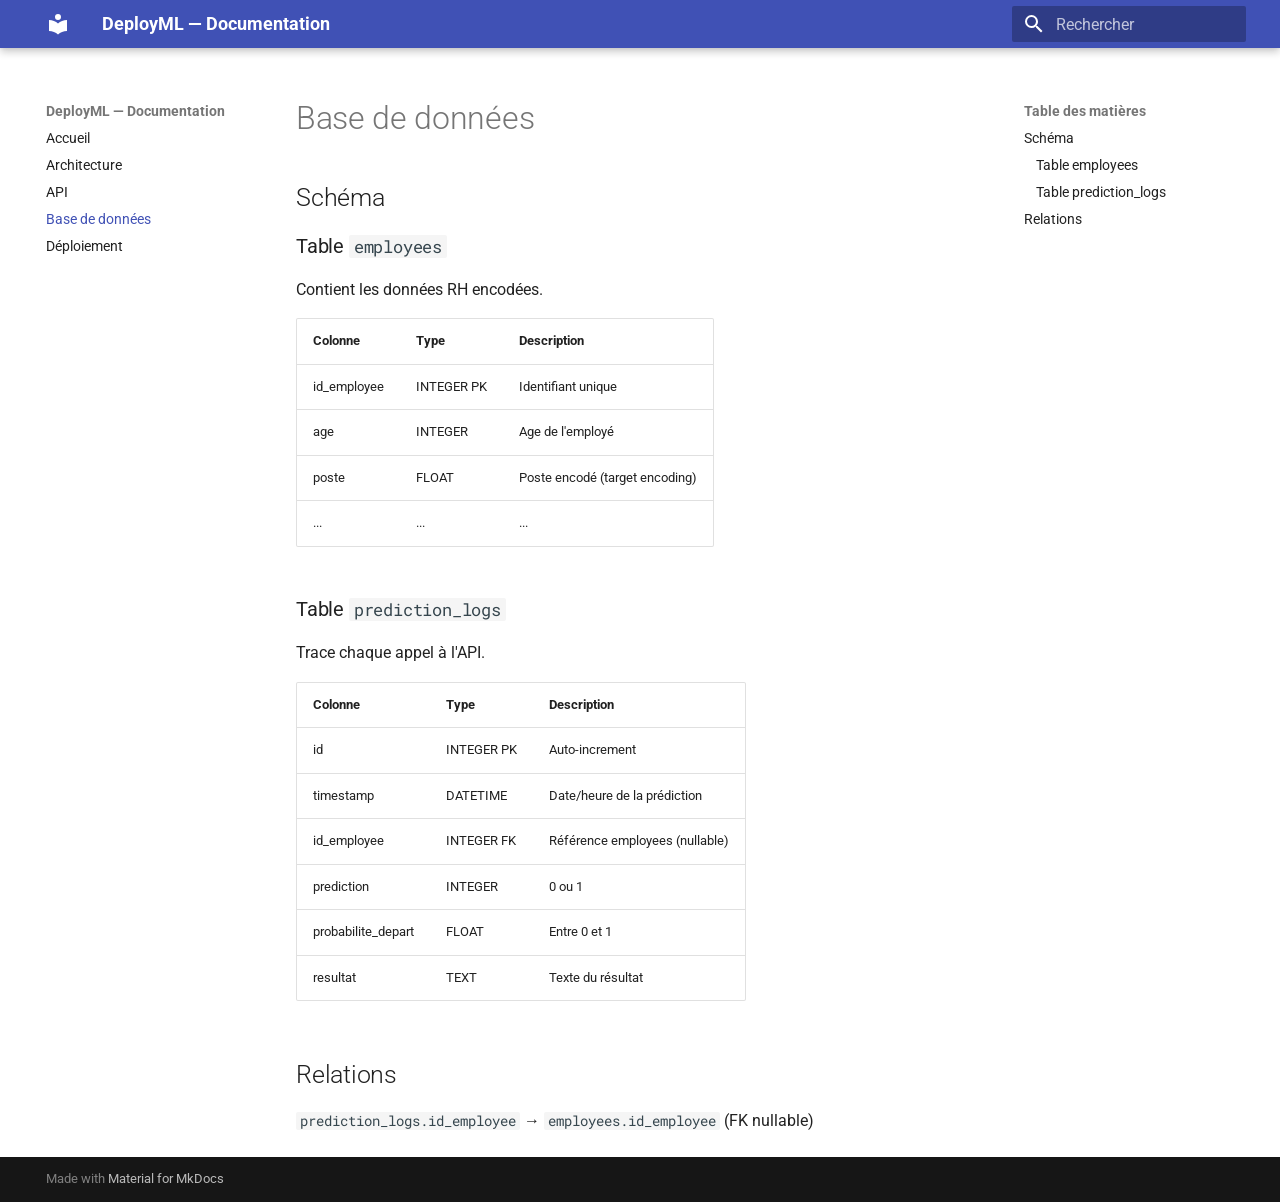
<file: database/index.html>
<!doctype html>
<html lang="fr" class="no-js">
  <head>
    
      <meta charset="utf-8">
      <meta name="viewport" content="width=device-width,initial-scale=1">
      
      
      
      
        <link rel="prev" href="../api/">
      
      
        <link rel="next" href="../deployment/">
      
      
        
      
      
      <link rel="icon" href="../assets/images/favicon.png">
      <meta name="generator" content="mkdocs-1.6.1, mkdocs-material-9.7.6">
    
    
      
        <title>Base de données - DeployML — Documentation</title>
      
    
    
      <link rel="stylesheet" href="../assets/stylesheets/main.484c7ddc.min.css">
      
      


    
    
      
    
    
      
        
        
        <link rel="preconnect" href="https://fonts.gstatic.com" crossorigin>
        <link rel="stylesheet" href="https://fonts.googleapis.com/css?family=Roboto:300,300i,400,400i,700,700i%7CRoboto+Mono:400,400i,700,700i&display=fallback">
        <style>:root{--md-text-font:"Roboto";--md-code-font:"Roboto Mono"}</style>
      
    
    
    <script>__md_scope=new URL("..",location),__md_hash=e=>[...e].reduce(((e,_)=>(e<<5)-e+_.charCodeAt(0)),0),__md_get=(e,_=localStorage,t=__md_scope)=>JSON.parse(_.getItem(t.pathname+"."+e)),__md_set=(e,_,t=localStorage,a=__md_scope)=>{try{t.setItem(a.pathname+"."+e,JSON.stringify(_))}catch(e){}}</script>
    
      

    
    
  </head>
  
  
    <body dir="ltr">
  
    
    <input class="md-toggle" data-md-toggle="drawer" type="checkbox" id="__drawer" autocomplete="off">
    <input class="md-toggle" data-md-toggle="search" type="checkbox" id="__search" autocomplete="off">
    <label class="md-overlay" for="__drawer"></label>
    <div data-md-component="skip">
      
        
        <a href="#base-de-donnees" class="md-skip">
          Aller au contenu
        </a>
      
    </div>
    <div data-md-component="announce">
      
    </div>
    
    
      

  

<header class="md-header md-header--shadow" data-md-component="header">
  <nav class="md-header__inner md-grid" aria-label="En-tête">
    <a href=".." title="DeployML — Documentation" class="md-header__button md-logo" aria-label="DeployML — Documentation" data-md-component="logo">
      
  
  <svg xmlns="http://www.w3.org/2000/svg" viewBox="0 0 24 24"><path d="M12 8a3 3 0 0 0 3-3 3 3 0 0 0-3-3 3 3 0 0 0-3 3 3 3 0 0 0 3 3m0 3.54C9.64 9.35 6.5 8 3 8v11c3.5 0 6.64 1.35 9 3.54 2.36-2.19 5.5-3.54 9-3.54V8c-3.5 0-6.64 1.35-9 3.54"/></svg>

    </a>
    <label class="md-header__button md-icon" for="__drawer">
      
      <svg xmlns="http://www.w3.org/2000/svg" viewBox="0 0 24 24"><path d="M3 6h18v2H3zm0 5h18v2H3zm0 5h18v2H3z"/></svg>
    </label>
    <div class="md-header__title" data-md-component="header-title">
      <div class="md-header__ellipsis">
        <div class="md-header__topic">
          <span class="md-ellipsis">
            DeployML — Documentation
          </span>
        </div>
        <div class="md-header__topic" data-md-component="header-topic">
          <span class="md-ellipsis">
            
              Base de données
            
          </span>
        </div>
      </div>
    </div>
    
    
      <script>var palette=__md_get("__palette");if(palette&&palette.color){if("(prefers-color-scheme)"===palette.color.media){var media=matchMedia("(prefers-color-scheme: light)"),input=document.querySelector(media.matches?"[data-md-color-media='(prefers-color-scheme: light)']":"[data-md-color-media='(prefers-color-scheme: dark)']");palette.color.media=input.getAttribute("data-md-color-media"),palette.color.scheme=input.getAttribute("data-md-color-scheme"),palette.color.primary=input.getAttribute("data-md-color-primary"),palette.color.accent=input.getAttribute("data-md-color-accent")}for(var[key,value]of Object.entries(palette.color))document.body.setAttribute("data-md-color-"+key,value)}</script>
    
    
    
      
      
        <label class="md-header__button md-icon" for="__search">
          
          <svg xmlns="http://www.w3.org/2000/svg" viewBox="0 0 24 24"><path d="M9.5 3A6.5 6.5 0 0 1 16 9.5c0 1.61-.59 3.09-1.56 4.23l.27.27h.79l5 5-1.5 1.5-5-5v-.79l-.27-.27A6.52 6.52 0 0 1 9.5 16 6.5 6.5 0 0 1 3 9.5 6.5 6.5 0 0 1 9.5 3m0 2C7 5 5 7 5 9.5S7 14 9.5 14 14 12 14 9.5 12 5 9.5 5"/></svg>
        </label>
        <div class="md-search" data-md-component="search" role="dialog">
  <label class="md-search__overlay" for="__search"></label>
  <div class="md-search__inner" role="search">
    <form class="md-search__form" name="search">
      <input type="text" class="md-search__input" name="query" aria-label="Rechercher" placeholder="Rechercher" autocapitalize="off" autocorrect="off" autocomplete="off" spellcheck="false" data-md-component="search-query" required>
      <label class="md-search__icon md-icon" for="__search">
        
        <svg xmlns="http://www.w3.org/2000/svg" viewBox="0 0 24 24"><path d="M9.5 3A6.5 6.5 0 0 1 16 9.5c0 1.61-.59 3.09-1.56 4.23l.27.27h.79l5 5-1.5 1.5-5-5v-.79l-.27-.27A6.52 6.52 0 0 1 9.5 16 6.5 6.5 0 0 1 3 9.5 6.5 6.5 0 0 1 9.5 3m0 2C7 5 5 7 5 9.5S7 14 9.5 14 14 12 14 9.5 12 5 9.5 5"/></svg>
        
        <svg xmlns="http://www.w3.org/2000/svg" viewBox="0 0 24 24"><path d="M20 11v2H8l5.5 5.5-1.42 1.42L4.16 12l7.92-7.92L13.5 5.5 8 11z"/></svg>
      </label>
      <nav class="md-search__options" aria-label="Recherche">
        
        <button type="reset" class="md-search__icon md-icon" title="Effacer" aria-label="Effacer" tabindex="-1">
          
          <svg xmlns="http://www.w3.org/2000/svg" viewBox="0 0 24 24"><path d="M19 6.41 17.59 5 12 10.59 6.41 5 5 6.41 10.59 12 5 17.59 6.41 19 12 13.41 17.59 19 19 17.59 13.41 12z"/></svg>
        </button>
      </nav>
      
    </form>
    <div class="md-search__output">
      <div class="md-search__scrollwrap" tabindex="0" data-md-scrollfix>
        <div class="md-search-result" data-md-component="search-result">
          <div class="md-search-result__meta">
            Initialisation de la recherche
          </div>
          <ol class="md-search-result__list" role="presentation"></ol>
        </div>
      </div>
    </div>
  </div>
</div>
      
    
    
  </nav>
  
</header>
    
    <div class="md-container" data-md-component="container">
      
      
        
          
        
      
      <main class="md-main" data-md-component="main">
        <div class="md-main__inner md-grid">
          
            
              
              <div class="md-sidebar md-sidebar--primary" data-md-component="sidebar" data-md-type="navigation" >
                <div class="md-sidebar__scrollwrap">
                  <div class="md-sidebar__inner">
                    



<nav class="md-nav md-nav--primary" aria-label="Navigation" data-md-level="0">
  <label class="md-nav__title" for="__drawer">
    <a href=".." title="DeployML — Documentation" class="md-nav__button md-logo" aria-label="DeployML — Documentation" data-md-component="logo">
      
  
  <svg xmlns="http://www.w3.org/2000/svg" viewBox="0 0 24 24"><path d="M12 8a3 3 0 0 0 3-3 3 3 0 0 0-3-3 3 3 0 0 0-3 3 3 3 0 0 0 3 3m0 3.54C9.64 9.35 6.5 8 3 8v11c3.5 0 6.64 1.35 9 3.54 2.36-2.19 5.5-3.54 9-3.54V8c-3.5 0-6.64 1.35-9 3.54"/></svg>

    </a>
    DeployML — Documentation
  </label>
  
  <ul class="md-nav__list" data-md-scrollfix>
    
      
      
  
  
  
  
    <li class="md-nav__item">
      <a href=".." class="md-nav__link">
        
  
  
  <span class="md-ellipsis">
    
  
    Accueil
  

    
  </span>
  
  

      </a>
    </li>
  

    
      
      
  
  
  
  
    <li class="md-nav__item">
      <a href="../architecture/" class="md-nav__link">
        
  
  
  <span class="md-ellipsis">
    
  
    Architecture
  

    
  </span>
  
  

      </a>
    </li>
  

    
      
      
  
  
  
  
    <li class="md-nav__item">
      <a href="../api/" class="md-nav__link">
        
  
  
  <span class="md-ellipsis">
    
  
    API
  

    
  </span>
  
  

      </a>
    </li>
  

    
      
      
  
  
    
  
  
  
    <li class="md-nav__item md-nav__item--active">
      
      <input class="md-nav__toggle md-toggle" type="checkbox" id="__toc">
      
      
        
      
      
        <label class="md-nav__link md-nav__link--active" for="__toc">
          
  
  
  <span class="md-ellipsis">
    
  
    Base de données
  

    
  </span>
  
  

          <span class="md-nav__icon md-icon"></span>
        </label>
      
      <a href="./" class="md-nav__link md-nav__link--active">
        
  
  
  <span class="md-ellipsis">
    
  
    Base de données
  

    
  </span>
  
  

      </a>
      
        

<nav class="md-nav md-nav--secondary" aria-label="Table des matières">
  
  
  
    
  
  
    <label class="md-nav__title" for="__toc">
      <span class="md-nav__icon md-icon"></span>
      Table des matières
    </label>
    <ul class="md-nav__list" data-md-component="toc" data-md-scrollfix>
      
        <li class="md-nav__item">
  <a href="#schema" class="md-nav__link">
    <span class="md-ellipsis">
      
        Schéma
      
    </span>
  </a>
  
    <nav class="md-nav" aria-label="Schéma">
      <ul class="md-nav__list">
        
          <li class="md-nav__item">
  <a href="#table-employees" class="md-nav__link">
    <span class="md-ellipsis">
      
        Table employees
      
    </span>
  </a>
  
</li>
        
          <li class="md-nav__item">
  <a href="#table-prediction_logs" class="md-nav__link">
    <span class="md-ellipsis">
      
        Table prediction_logs
      
    </span>
  </a>
  
</li>
        
      </ul>
    </nav>
  
</li>
      
        <li class="md-nav__item">
  <a href="#relations" class="md-nav__link">
    <span class="md-ellipsis">
      
        Relations
      
    </span>
  </a>
  
</li>
      
    </ul>
  
</nav>
      
    </li>
  

    
      
      
  
  
  
  
    <li class="md-nav__item">
      <a href="../deployment/" class="md-nav__link">
        
  
  
  <span class="md-ellipsis">
    
  
    Déploiement
  

    
  </span>
  
  

      </a>
    </li>
  

    
  </ul>
</nav>
                  </div>
                </div>
              </div>
            
            
              
              <div class="md-sidebar md-sidebar--secondary" data-md-component="sidebar" data-md-type="toc" >
                <div class="md-sidebar__scrollwrap">
                  <div class="md-sidebar__inner">
                    

<nav class="md-nav md-nav--secondary" aria-label="Table des matières">
  
  
  
    
  
  
    <label class="md-nav__title" for="__toc">
      <span class="md-nav__icon md-icon"></span>
      Table des matières
    </label>
    <ul class="md-nav__list" data-md-component="toc" data-md-scrollfix>
      
        <li class="md-nav__item">
  <a href="#schema" class="md-nav__link">
    <span class="md-ellipsis">
      
        Schéma
      
    </span>
  </a>
  
    <nav class="md-nav" aria-label="Schéma">
      <ul class="md-nav__list">
        
          <li class="md-nav__item">
  <a href="#table-employees" class="md-nav__link">
    <span class="md-ellipsis">
      
        Table employees
      
    </span>
  </a>
  
</li>
        
          <li class="md-nav__item">
  <a href="#table-prediction_logs" class="md-nav__link">
    <span class="md-ellipsis">
      
        Table prediction_logs
      
    </span>
  </a>
  
</li>
        
      </ul>
    </nav>
  
</li>
      
        <li class="md-nav__item">
  <a href="#relations" class="md-nav__link">
    <span class="md-ellipsis">
      
        Relations
      
    </span>
  </a>
  
</li>
      
    </ul>
  
</nav>
                  </div>
                </div>
              </div>
            
          
          
            <div class="md-content" data-md-component="content">
              
              <article class="md-content__inner md-typeset">
                
                  



<h1 id="base-de-donnees">Base de données</h1>
<h2 id="schema">Schéma</h2>
<h3 id="table-employees">Table <code>employees</code></h3>
<p>Contient les données RH encodées.</p>
<table>
<thead>
<tr>
<th>Colonne</th>
<th>Type</th>
<th>Description</th>
</tr>
</thead>
<tbody>
<tr>
<td>id_employee</td>
<td>INTEGER PK</td>
<td>Identifiant unique</td>
</tr>
<tr>
<td>age</td>
<td>INTEGER</td>
<td>Age de l'employé</td>
</tr>
<tr>
<td>poste</td>
<td>FLOAT</td>
<td>Poste encodé (target encoding)</td>
</tr>
<tr>
<td>...</td>
<td>...</td>
<td>...</td>
</tr>
</tbody>
</table>
<h3 id="table-prediction_logs">Table <code>prediction_logs</code></h3>
<p>Trace chaque appel à l'API.</p>
<table>
<thead>
<tr>
<th>Colonne</th>
<th>Type</th>
<th>Description</th>
</tr>
</thead>
<tbody>
<tr>
<td>id</td>
<td>INTEGER PK</td>
<td>Auto-increment</td>
</tr>
<tr>
<td>timestamp</td>
<td>DATETIME</td>
<td>Date/heure de la prédiction</td>
</tr>
<tr>
<td>id_employee</td>
<td>INTEGER FK</td>
<td>Référence employees (nullable)</td>
</tr>
<tr>
<td>prediction</td>
<td>INTEGER</td>
<td>0 ou 1</td>
</tr>
<tr>
<td>probabilite_depart</td>
<td>FLOAT</td>
<td>Entre 0 et 1</td>
</tr>
<tr>
<td>resultat</td>
<td>TEXT</td>
<td>Texte du résultat</td>
</tr>
</tbody>
</table>
<h2 id="relations">Relations</h2>
<p><code>prediction_logs.id_employee</code> → <code>employees.id_employee</code> (FK nullable)</p>












                
              </article>
            </div>
          
          
<script>var target=document.getElementById(location.hash.slice(1));target&&target.name&&(target.checked=target.name.startsWith("__tabbed_"))</script>
        </div>
        
      </main>
      
        <footer class="md-footer">
  
  <div class="md-footer-meta md-typeset">
    <div class="md-footer-meta__inner md-grid">
      <div class="md-copyright">
  
  
    Made with
    <a href="https://squidfunk.github.io/mkdocs-material/" target="_blank" rel="noopener">
      Material for MkDocs
    </a>
  
</div>
      
    </div>
  </div>
</footer>
      
    </div>
    <div class="md-dialog" data-md-component="dialog">
      <div class="md-dialog__inner md-typeset"></div>
    </div>
    
    
    
      
      
      <script id="__config" type="application/json">{"annotate": null, "base": "..", "features": [], "search": "../assets/javascripts/workers/search.2c215733.min.js", "tags": null, "translations": {"clipboard.copied": "Copi\u00e9 dans le presse-papier", "clipboard.copy": "Copier dans le presse-papier", "search.result.more.one": "1 de plus sur cette page", "search.result.more.other": "# de plus sur cette page", "search.result.none": "Aucun document trouv\u00e9", "search.result.one": "1 document trouv\u00e9", "search.result.other": "# documents trouv\u00e9s", "search.result.placeholder": "Taper pour d\u00e9marrer la recherche", "search.result.term.missing": "Non trouv\u00e9", "select.version": "S\u00e9lectionner la version"}, "version": null}</script>
    
    
      <script src="../assets/javascripts/bundle.79ae519e.min.js"></script>
      
    
  </body>
</html>
</file>
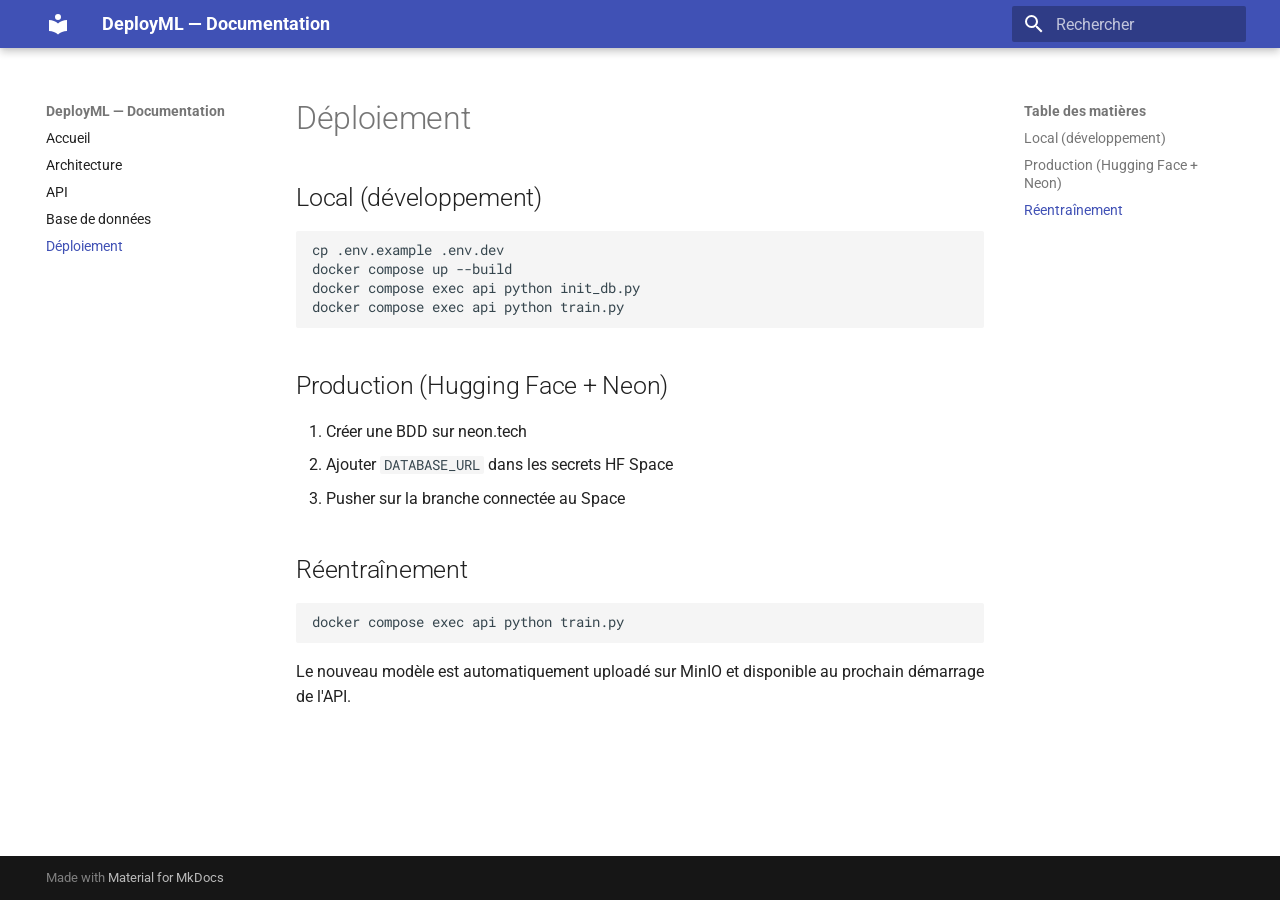
<file: deployment/index.html>
<!doctype html>
<html lang="fr" class="no-js">
  <head>
    
      <meta charset="utf-8">
      <meta name="viewport" content="width=device-width,initial-scale=1">
      
      
      
      
        <link rel="prev" href="../database/">
      
      
      
        
      
      
      <link rel="icon" href="../assets/images/favicon.png">
      <meta name="generator" content="mkdocs-1.6.1, mkdocs-material-9.7.6">
    
    
      
        <title>Déploiement - DeployML — Documentation</title>
      
    
    
      <link rel="stylesheet" href="../assets/stylesheets/main.484c7ddc.min.css">
      
      


    
    
      
    
    
      
        
        
        <link rel="preconnect" href="https://fonts.gstatic.com" crossorigin>
        <link rel="stylesheet" href="https://fonts.googleapis.com/css?family=Roboto:300,300i,400,400i,700,700i%7CRoboto+Mono:400,400i,700,700i&display=fallback">
        <style>:root{--md-text-font:"Roboto";--md-code-font:"Roboto Mono"}</style>
      
    
    
    <script>__md_scope=new URL("..",location),__md_hash=e=>[...e].reduce(((e,_)=>(e<<5)-e+_.charCodeAt(0)),0),__md_get=(e,_=localStorage,t=__md_scope)=>JSON.parse(_.getItem(t.pathname+"."+e)),__md_set=(e,_,t=localStorage,a=__md_scope)=>{try{t.setItem(a.pathname+"."+e,JSON.stringify(_))}catch(e){}}</script>
    
      

    
    
  </head>
  
  
    <body dir="ltr">
  
    
    <input class="md-toggle" data-md-toggle="drawer" type="checkbox" id="__drawer" autocomplete="off">
    <input class="md-toggle" data-md-toggle="search" type="checkbox" id="__search" autocomplete="off">
    <label class="md-overlay" for="__drawer"></label>
    <div data-md-component="skip">
      
        
        <a href="#deploiement" class="md-skip">
          Aller au contenu
        </a>
      
    </div>
    <div data-md-component="announce">
      
    </div>
    
    
      

  

<header class="md-header md-header--shadow" data-md-component="header">
  <nav class="md-header__inner md-grid" aria-label="En-tête">
    <a href=".." title="DeployML — Documentation" class="md-header__button md-logo" aria-label="DeployML — Documentation" data-md-component="logo">
      
  
  <svg xmlns="http://www.w3.org/2000/svg" viewBox="0 0 24 24"><path d="M12 8a3 3 0 0 0 3-3 3 3 0 0 0-3-3 3 3 0 0 0-3 3 3 3 0 0 0 3 3m0 3.54C9.64 9.35 6.5 8 3 8v11c3.5 0 6.64 1.35 9 3.54 2.36-2.19 5.5-3.54 9-3.54V8c-3.5 0-6.64 1.35-9 3.54"/></svg>

    </a>
    <label class="md-header__button md-icon" for="__drawer">
      
      <svg xmlns="http://www.w3.org/2000/svg" viewBox="0 0 24 24"><path d="M3 6h18v2H3zm0 5h18v2H3zm0 5h18v2H3z"/></svg>
    </label>
    <div class="md-header__title" data-md-component="header-title">
      <div class="md-header__ellipsis">
        <div class="md-header__topic">
          <span class="md-ellipsis">
            DeployML — Documentation
          </span>
        </div>
        <div class="md-header__topic" data-md-component="header-topic">
          <span class="md-ellipsis">
            
              Déploiement
            
          </span>
        </div>
      </div>
    </div>
    
    
      <script>var palette=__md_get("__palette");if(palette&&palette.color){if("(prefers-color-scheme)"===palette.color.media){var media=matchMedia("(prefers-color-scheme: light)"),input=document.querySelector(media.matches?"[data-md-color-media='(prefers-color-scheme: light)']":"[data-md-color-media='(prefers-color-scheme: dark)']");palette.color.media=input.getAttribute("data-md-color-media"),palette.color.scheme=input.getAttribute("data-md-color-scheme"),palette.color.primary=input.getAttribute("data-md-color-primary"),palette.color.accent=input.getAttribute("data-md-color-accent")}for(var[key,value]of Object.entries(palette.color))document.body.setAttribute("data-md-color-"+key,value)}</script>
    
    
    
      
      
        <label class="md-header__button md-icon" for="__search">
          
          <svg xmlns="http://www.w3.org/2000/svg" viewBox="0 0 24 24"><path d="M9.5 3A6.5 6.5 0 0 1 16 9.5c0 1.61-.59 3.09-1.56 4.23l.27.27h.79l5 5-1.5 1.5-5-5v-.79l-.27-.27A6.52 6.52 0 0 1 9.5 16 6.5 6.5 0 0 1 3 9.5 6.5 6.5 0 0 1 9.5 3m0 2C7 5 5 7 5 9.5S7 14 9.5 14 14 12 14 9.5 12 5 9.5 5"/></svg>
        </label>
        <div class="md-search" data-md-component="search" role="dialog">
  <label class="md-search__overlay" for="__search"></label>
  <div class="md-search__inner" role="search">
    <form class="md-search__form" name="search">
      <input type="text" class="md-search__input" name="query" aria-label="Rechercher" placeholder="Rechercher" autocapitalize="off" autocorrect="off" autocomplete="off" spellcheck="false" data-md-component="search-query" required>
      <label class="md-search__icon md-icon" for="__search">
        
        <svg xmlns="http://www.w3.org/2000/svg" viewBox="0 0 24 24"><path d="M9.5 3A6.5 6.5 0 0 1 16 9.5c0 1.61-.59 3.09-1.56 4.23l.27.27h.79l5 5-1.5 1.5-5-5v-.79l-.27-.27A6.52 6.52 0 0 1 9.5 16 6.5 6.5 0 0 1 3 9.5 6.5 6.5 0 0 1 9.5 3m0 2C7 5 5 7 5 9.5S7 14 9.5 14 14 12 14 9.5 12 5 9.5 5"/></svg>
        
        <svg xmlns="http://www.w3.org/2000/svg" viewBox="0 0 24 24"><path d="M20 11v2H8l5.5 5.5-1.42 1.42L4.16 12l7.92-7.92L13.5 5.5 8 11z"/></svg>
      </label>
      <nav class="md-search__options" aria-label="Recherche">
        
        <button type="reset" class="md-search__icon md-icon" title="Effacer" aria-label="Effacer" tabindex="-1">
          
          <svg xmlns="http://www.w3.org/2000/svg" viewBox="0 0 24 24"><path d="M19 6.41 17.59 5 12 10.59 6.41 5 5 6.41 10.59 12 5 17.59 6.41 19 12 13.41 17.59 19 19 17.59 13.41 12z"/></svg>
        </button>
      </nav>
      
    </form>
    <div class="md-search__output">
      <div class="md-search__scrollwrap" tabindex="0" data-md-scrollfix>
        <div class="md-search-result" data-md-component="search-result">
          <div class="md-search-result__meta">
            Initialisation de la recherche
          </div>
          <ol class="md-search-result__list" role="presentation"></ol>
        </div>
      </div>
    </div>
  </div>
</div>
      
    
    
  </nav>
  
</header>
    
    <div class="md-container" data-md-component="container">
      
      
        
          
        
      
      <main class="md-main" data-md-component="main">
        <div class="md-main__inner md-grid">
          
            
              
              <div class="md-sidebar md-sidebar--primary" data-md-component="sidebar" data-md-type="navigation" >
                <div class="md-sidebar__scrollwrap">
                  <div class="md-sidebar__inner">
                    



<nav class="md-nav md-nav--primary" aria-label="Navigation" data-md-level="0">
  <label class="md-nav__title" for="__drawer">
    <a href=".." title="DeployML — Documentation" class="md-nav__button md-logo" aria-label="DeployML — Documentation" data-md-component="logo">
      
  
  <svg xmlns="http://www.w3.org/2000/svg" viewBox="0 0 24 24"><path d="M12 8a3 3 0 0 0 3-3 3 3 0 0 0-3-3 3 3 0 0 0-3 3 3 3 0 0 0 3 3m0 3.54C9.64 9.35 6.5 8 3 8v11c3.5 0 6.64 1.35 9 3.54 2.36-2.19 5.5-3.54 9-3.54V8c-3.5 0-6.64 1.35-9 3.54"/></svg>

    </a>
    DeployML — Documentation
  </label>
  
  <ul class="md-nav__list" data-md-scrollfix>
    
      
      
  
  
  
  
    <li class="md-nav__item">
      <a href=".." class="md-nav__link">
        
  
  
  <span class="md-ellipsis">
    
  
    Accueil
  

    
  </span>
  
  

      </a>
    </li>
  

    
      
      
  
  
  
  
    <li class="md-nav__item">
      <a href="../architecture/" class="md-nav__link">
        
  
  
  <span class="md-ellipsis">
    
  
    Architecture
  

    
  </span>
  
  

      </a>
    </li>
  

    
      
      
  
  
  
  
    <li class="md-nav__item">
      <a href="../api/" class="md-nav__link">
        
  
  
  <span class="md-ellipsis">
    
  
    API
  

    
  </span>
  
  

      </a>
    </li>
  

    
      
      
  
  
  
  
    <li class="md-nav__item">
      <a href="../database/" class="md-nav__link">
        
  
  
  <span class="md-ellipsis">
    
  
    Base de données
  

    
  </span>
  
  

      </a>
    </li>
  

    
      
      
  
  
    
  
  
  
    <li class="md-nav__item md-nav__item--active">
      
      <input class="md-nav__toggle md-toggle" type="checkbox" id="__toc">
      
      
        
      
      
        <label class="md-nav__link md-nav__link--active" for="__toc">
          
  
  
  <span class="md-ellipsis">
    
  
    Déploiement
  

    
  </span>
  
  

          <span class="md-nav__icon md-icon"></span>
        </label>
      
      <a href="./" class="md-nav__link md-nav__link--active">
        
  
  
  <span class="md-ellipsis">
    
  
    Déploiement
  

    
  </span>
  
  

      </a>
      
        

<nav class="md-nav md-nav--secondary" aria-label="Table des matières">
  
  
  
    
  
  
    <label class="md-nav__title" for="__toc">
      <span class="md-nav__icon md-icon"></span>
      Table des matières
    </label>
    <ul class="md-nav__list" data-md-component="toc" data-md-scrollfix>
      
        <li class="md-nav__item">
  <a href="#local-developpement" class="md-nav__link">
    <span class="md-ellipsis">
      
        Local (développement)
      
    </span>
  </a>
  
</li>
      
        <li class="md-nav__item">
  <a href="#production-hugging-face-neon" class="md-nav__link">
    <span class="md-ellipsis">
      
        Production (Hugging Face + Neon)
      
    </span>
  </a>
  
</li>
      
        <li class="md-nav__item">
  <a href="#reentrainement" class="md-nav__link">
    <span class="md-ellipsis">
      
        Réentraînement
      
    </span>
  </a>
  
</li>
      
    </ul>
  
</nav>
      
    </li>
  

    
  </ul>
</nav>
                  </div>
                </div>
              </div>
            
            
              
              <div class="md-sidebar md-sidebar--secondary" data-md-component="sidebar" data-md-type="toc" >
                <div class="md-sidebar__scrollwrap">
                  <div class="md-sidebar__inner">
                    

<nav class="md-nav md-nav--secondary" aria-label="Table des matières">
  
  
  
    
  
  
    <label class="md-nav__title" for="__toc">
      <span class="md-nav__icon md-icon"></span>
      Table des matières
    </label>
    <ul class="md-nav__list" data-md-component="toc" data-md-scrollfix>
      
        <li class="md-nav__item">
  <a href="#local-developpement" class="md-nav__link">
    <span class="md-ellipsis">
      
        Local (développement)
      
    </span>
  </a>
  
</li>
      
        <li class="md-nav__item">
  <a href="#production-hugging-face-neon" class="md-nav__link">
    <span class="md-ellipsis">
      
        Production (Hugging Face + Neon)
      
    </span>
  </a>
  
</li>
      
        <li class="md-nav__item">
  <a href="#reentrainement" class="md-nav__link">
    <span class="md-ellipsis">
      
        Réentraînement
      
    </span>
  </a>
  
</li>
      
    </ul>
  
</nav>
                  </div>
                </div>
              </div>
            
          
          
            <div class="md-content" data-md-component="content">
              
              <article class="md-content__inner md-typeset">
                
                  



<h1 id="deploiement">Déploiement</h1>
<h2 id="local-developpement">Local (développement)</h2>
<pre><code class="language-bash">cp .env.example .env.dev
docker compose up --build
docker compose exec api python init_db.py
docker compose exec api python train.py
</code></pre>
<h2 id="production-hugging-face-neon">Production (Hugging Face + Neon)</h2>
<ol>
<li>Créer une BDD sur neon.tech</li>
<li>Ajouter <code>DATABASE_URL</code> dans les secrets HF Space</li>
<li>Pusher sur la branche connectée au Space</li>
</ol>
<h2 id="reentrainement">Réentraînement</h2>
<pre><code class="language-bash">docker compose exec api python train.py
</code></pre>
<p>Le nouveau modèle est automatiquement uploadé sur MinIO 
et disponible au prochain démarrage de l'API.</p>












                
              </article>
            </div>
          
          
<script>var target=document.getElementById(location.hash.slice(1));target&&target.name&&(target.checked=target.name.startsWith("__tabbed_"))</script>
        </div>
        
      </main>
      
        <footer class="md-footer">
  
  <div class="md-footer-meta md-typeset">
    <div class="md-footer-meta__inner md-grid">
      <div class="md-copyright">
  
  
    Made with
    <a href="https://squidfunk.github.io/mkdocs-material/" target="_blank" rel="noopener">
      Material for MkDocs
    </a>
  
</div>
      
    </div>
  </div>
</footer>
      
    </div>
    <div class="md-dialog" data-md-component="dialog">
      <div class="md-dialog__inner md-typeset"></div>
    </div>
    
    
    
      
      
      <script id="__config" type="application/json">{"annotate": null, "base": "..", "features": [], "search": "../assets/javascripts/workers/search.2c215733.min.js", "tags": null, "translations": {"clipboard.copied": "Copi\u00e9 dans le presse-papier", "clipboard.copy": "Copier dans le presse-papier", "search.result.more.one": "1 de plus sur cette page", "search.result.more.other": "# de plus sur cette page", "search.result.none": "Aucun document trouv\u00e9", "search.result.one": "1 document trouv\u00e9", "search.result.other": "# documents trouv\u00e9s", "search.result.placeholder": "Taper pour d\u00e9marrer la recherche", "search.result.term.missing": "Non trouv\u00e9", "select.version": "S\u00e9lectionner la version"}, "version": null}</script>
    
    
      <script src="../assets/javascripts/bundle.79ae519e.min.js"></script>
      
    
  </body>
</html>
</file>
<file: assets/stylesheets/main.484c7ddc.min.css>
@charset "UTF-8";html{-webkit-text-size-adjust:none;-moz-text-size-adjust:none;text-size-adjust:none;box-sizing:border-box}*,:after,:before{box-sizing:inherit}@media (prefers-reduced-motion){*,:after,:before{transition:none!important}}body{margin:0}a,button,input,label{-webkit-tap-highlight-color:transparent}a{color:inherit;text-decoration:none}hr{border:0;box-sizing:initial;display:block;height:.05rem;overflow:visible;padding:0}small{font-size:80%}sub,sup{line-height:1em}img{border-style:none}table{border-collapse:initial;border-spacing:0}td,th{font-weight:400;vertical-align:top}button{background:#0000;border:0;font-family:inherit;font-size:inherit;margin:0;padding:0}input{border:0;outline:none}:root{--md-primary-fg-color:#4051b5;--md-primary-fg-color--light:#5d6cc0;--md-primary-fg-color--dark:#303fa1;--md-primary-bg-color:#fff;--md-primary-bg-color--light:#ffffffb3;--md-accent-fg-color:#526cfe;--md-accent-fg-color--transparent:#526cfe1a;--md-accent-bg-color:#fff;--md-accent-bg-color--light:#ffffffb3}[data-md-color-scheme=default]{color-scheme:light}[data-md-color-scheme=default] img[src$="#gh-dark-mode-only"],[data-md-color-scheme=default] img[src$="#only-dark"]{display:none}:root,[data-md-color-scheme=default]{--md-hue:225deg;--md-default-fg-color:#000000de;--md-default-fg-color--light:#0000008a;--md-default-fg-color--lighter:#00000052;--md-default-fg-color--lightest:#00000012;--md-default-bg-color:#fff;--md-default-bg-color--light:#ffffffb3;--md-default-bg-color--lighter:#ffffff4d;--md-default-bg-color--lightest:#ffffff1f;--md-code-fg-color:#36464e;--md-code-bg-color:#f5f5f5;--md-code-bg-color--light:#f5f5f5b3;--md-code-bg-color--lighter:#f5f5f54d;--md-code-hl-color:#4287ff;--md-code-hl-color--light:#4287ff1a;--md-code-hl-number-color:#d52a2a;--md-code-hl-special-color:#db1457;--md-code-hl-function-color:#a846b9;--md-code-hl-constant-color:#6e59d9;--md-code-hl-keyword-color:#3f6ec6;--md-code-hl-string-color:#1c7d4d;--md-code-hl-name-color:var(--md-code-fg-color);--md-code-hl-operator-color:var(--md-default-fg-color--light);--md-code-hl-punctuation-color:var(--md-default-fg-color--light);--md-code-hl-comment-color:var(--md-default-fg-color--light);--md-code-hl-generic-color:var(--md-default-fg-color--light);--md-code-hl-variable-color:var(--md-default-fg-color--light);--md-typeset-color:var(--md-default-fg-color);--md-typeset-a-color:var(--md-primary-fg-color);--md-typeset-del-color:#f5503d26;--md-typeset-ins-color:#0bd57026;--md-typeset-kbd-color:#fafafa;--md-typeset-kbd-accent-color:#fff;--md-typeset-kbd-border-color:#b8b8b8;--md-typeset-mark-color:#ffff0080;--md-typeset-table-color:#0000001f;--md-typeset-table-color--light:rgba(0,0,0,.035);--md-admonition-fg-color:var(--md-default-fg-color);--md-admonition-bg-color:var(--md-default-bg-color);--md-warning-fg-color:#000000de;--md-warning-bg-color:#ff9;--md-footer-fg-color:#fff;--md-footer-fg-color--light:#ffffffb3;--md-footer-fg-color--lighter:#ffffff73;--md-footer-bg-color:#000000de;--md-footer-bg-color--dark:#00000052;--md-shadow-z1:0 0.2rem 0.5rem #0000000d,0 0 0.05rem #0000001a;--md-shadow-z2:0 0.2rem 0.5rem #0000001a,0 0 0.05rem #00000040;--md-shadow-z3:0 0.2rem 0.5rem #0003,0 0 0.05rem #00000059}.md-icon svg{fill:currentcolor;display:block;height:1.2rem;width:1.2rem}body{-webkit-font-smoothing:antialiased;-moz-osx-font-smoothing:grayscale;--md-text-font-family:var(--md-text-font,_),-apple-system,BlinkMacSystemFont,Helvetica,Arial,sans-serif;--md-code-font-family:var(--md-code-font,_),SFMono-Regular,Consolas,Menlo,monospace}aside,body,input{font-feature-settings:"kern","liga";color:var(--md-typeset-color);font-family:var(--md-text-font-family)}code,kbd,pre{font-feature-settings:"kern";font-family:var(--md-code-font-family)}:root{--md-typeset-table-sort-icon:url('data:image/svg+xml;charset=utf-8,<svg xmlns="http://www.w3.org/2000/svg" viewBox="0 0 24 24"><path d="m18 21-4-4h3V7h-3l4-4 4 4h-3v10h3M2 19v-2h10v2M2 13v-2h7v2M2 7V5h4v2z"/></svg>');--md-typeset-table-sort-icon--asc:url('data:image/svg+xml;charset=utf-8,<svg xmlns="http://www.w3.org/2000/svg" viewBox="0 0 24 24"><path d="M19 17h3l-4 4-4-4h3V3h2M2 17h10v2H2M6 5v2H2V5m0 6h7v2H2z"/></svg>');--md-typeset-table-sort-icon--desc:url('data:image/svg+xml;charset=utf-8,<svg xmlns="http://www.w3.org/2000/svg" viewBox="0 0 24 24"><path d="M19 7h3l-4-4-4 4h3v14h2M2 17h10v2H2M6 5v2H2V5m0 6h7v2H2z"/></svg>')}.md-typeset{-webkit-print-color-adjust:exact;color-adjust:exact;font-size:.8rem;line-height:1.6;overflow-wrap:break-word}@media print{.md-typeset{font-size:.68rem}}.md-typeset blockquote,.md-typeset dl,.md-typeset figure,.md-typeset ol,.md-typeset pre,.md-typeset ul{margin-bottom:1em;margin-top:1em}.md-typeset h1{color:var(--md-default-fg-color--light);font-size:2em;line-height:1.3;margin:0 0 1.25em}.md-typeset h1,.md-typeset h2{font-weight:300;letter-spacing:-.01em}.md-typeset h2{font-size:1.5625em;line-height:1.4;margin:1.6em 0 .64em}.md-typeset h3{font-size:1.25em;font-weight:400;letter-spacing:-.01em;line-height:1.5;margin:1.6em 0 .8em}.md-typeset h2+h3{margin-top:.8em}.md-typeset h4{font-weight:700;letter-spacing:-.01em;margin:1em 0}.md-typeset h5,.md-typeset h6{color:var(--md-default-fg-color--light);font-size:.8em;font-weight:700;letter-spacing:-.01em;margin:1.25em 0}.md-typeset h5{text-transform:uppercase}.md-typeset h5 code{text-transform:none}.md-typeset hr{border-bottom:.05rem solid var(--md-default-fg-color--lightest);display:flow-root;margin:1.5em 0}.md-typeset a{color:var(--md-typeset-a-color);word-break:break-word}.md-typeset a,.md-typeset a:before{transition:color 125ms}.md-typeset a:focus,.md-typeset a:hover{color:var(--md-accent-fg-color)}.md-typeset a:focus code,.md-typeset a:hover code{background-color:var(--md-accent-fg-color--transparent);color:var(--md-accent-fg-color)}.md-typeset a code{color:var(--md-typeset-a-color)}.md-typeset a.focus-visible{outline-color:var(--md-accent-fg-color);outline-offset:.2rem}.md-typeset code,.md-typeset kbd,.md-typeset pre{color:var(--md-code-fg-color);direction:ltr;font-variant-ligatures:none;transition:background-color 125ms}@media print{.md-typeset code,.md-typeset kbd,.md-typeset pre{white-space:pre-wrap}}.md-typeset code{background-color:var(--md-code-bg-color);border-radius:.1rem;-webkit-box-decoration-break:clone;box-decoration-break:clone;font-size:.85em;padding:0 .2941176471em;transition:color 125ms,background-color 125ms;word-break:break-word}.md-typeset code:not(.focus-visible){-webkit-tap-highlight-color:transparent;outline:none}.md-typeset pre{display:flow-root;line-height:1.4;position:relative}.md-typeset pre>code{-webkit-box-decoration-break:slice;box-decoration-break:slice;box-shadow:none;display:block;margin:0;outline-color:var(--md-accent-fg-color);overflow:auto;padding:.7720588235em 1.1764705882em;scrollbar-color:var(--md-default-fg-color--lighter) #0000;scrollbar-width:thin;touch-action:auto;word-break:normal}.md-typeset pre>code:hover{scrollbar-color:var(--md-accent-fg-color) #0000}.md-typeset pre>code::-webkit-scrollbar{height:.2rem;width:.2rem}.md-typeset pre>code::-webkit-scrollbar-thumb{background-color:var(--md-default-fg-color--lighter)}.md-typeset pre>code::-webkit-scrollbar-thumb:hover{background-color:var(--md-accent-fg-color)}.md-typeset kbd{background-color:var(--md-typeset-kbd-color);border-radius:.1rem;box-shadow:0 .1rem 0 .05rem var(--md-typeset-kbd-border-color),0 .1rem 0 var(--md-typeset-kbd-border-color),0 -.1rem .2rem var(--md-typeset-kbd-accent-color) inset;color:var(--md-default-fg-color);display:inline-block;font-size:.75em;padding:0 .6666666667em;vertical-align:text-top;word-break:break-word}.md-typeset mark{background-color:var(--md-typeset-mark-color);-webkit-box-decoration-break:clone;box-decoration-break:clone;color:inherit;word-break:break-word}.md-typeset abbr{cursor:help;text-decoration:none}.md-typeset [data-preview],.md-typeset abbr{border-bottom:.05rem dotted var(--md-default-fg-color--light)}.md-typeset small{opacity:.75}[dir=ltr] .md-typeset sub,[dir=ltr] .md-typeset sup{margin-left:.078125em}[dir=rtl] .md-typeset sub,[dir=rtl] .md-typeset sup{margin-right:.078125em}[dir=ltr] .md-typeset blockquote{padding-left:.6rem}[dir=rtl] .md-typeset blockquote{padding-right:.6rem}[dir=ltr] .md-typeset blockquote{border-left:.2rem solid var(--md-default-fg-color--lighter)}[dir=rtl] .md-typeset blockquote{border-right:.2rem solid var(--md-default-fg-color--lighter)}.md-typeset blockquote{color:var(--md-default-fg-color--light);margin-left:0;margin-right:0}.md-typeset ul{list-style-type:disc}.md-typeset ul[type]{list-style-type:revert-layer}[dir=ltr] .md-typeset ol,[dir=ltr] .md-typeset ul{margin-left:.625em}[dir=rtl] .md-typeset ol,[dir=rtl] .md-typeset ul{margin-right:.625em}.md-typeset ol,.md-typeset ul{padding:0}.md-typeset ol:not([hidden]),.md-typeset ul:not([hidden]){display:flow-root}.md-typeset ol ol,.md-typeset ul ol{list-style-type:lower-alpha}.md-typeset ol ol ol,.md-typeset ul ol ol{list-style-type:lower-roman}.md-typeset ol ol ol ol,.md-typeset ul ol ol ol{list-style-type:upper-alpha}.md-typeset ol ol ol ol ol,.md-typeset ul ol ol ol ol{list-style-type:upper-roman}.md-typeset ol[type],.md-typeset ul[type]{list-style-type:revert-layer}[dir=ltr] .md-typeset ol li,[dir=ltr] .md-typeset ul li{margin-left:1.25em}[dir=rtl] .md-typeset ol li,[dir=rtl] .md-typeset ul li{margin-right:1.25em}.md-typeset ol li,.md-typeset ul li{margin-bottom:.5em}.md-typeset ol li blockquote,.md-typeset ol li p,.md-typeset ul li blockquote,.md-typeset ul li p{margin:.5em 0}.md-typeset ol li:last-child,.md-typeset ul li:last-child{margin-bottom:0}[dir=ltr] .md-typeset ol li ol,[dir=ltr] .md-typeset ol li ul,[dir=ltr] .md-typeset ul li ol,[dir=ltr] .md-typeset ul li ul{margin-left:.625em}[dir=rtl] .md-typeset ol li ol,[dir=rtl] .md-typeset ol li ul,[dir=rtl] .md-typeset ul li ol,[dir=rtl] .md-typeset ul li ul{margin-right:.625em}.md-typeset ol li ol,.md-typeset ol li ul,.md-typeset ul li ol,.md-typeset ul li ul{margin-bottom:.5em;margin-top:.5em}[dir=ltr] .md-typeset dd{margin-left:1.875em}[dir=rtl] .md-typeset dd{margin-right:1.875em}.md-typeset dd{margin-bottom:1.5em;margin-top:1em}.md-typeset img,.md-typeset svg,.md-typeset video{height:auto;max-width:100%}.md-typeset img[align=left]{margin:1em 1em 1em 0}.md-typeset img[align=right]{margin:1em 0 1em 1em}.md-typeset img[align]:only-child{margin-top:0}.md-typeset figure{display:flow-root;margin:1em auto;max-width:100%;text-align:center;width:fit-content}.md-typeset figure img{display:block;margin:0 auto}.md-typeset figcaption{font-style:italic;margin:1em auto;max-width:24rem}.md-typeset iframe{max-width:100%}.md-typeset table:not([class]){background-color:var(--md-default-bg-color);border:.05rem solid var(--md-typeset-table-color);border-radius:.1rem;display:inline-block;font-size:.64rem;max-width:100%;overflow:auto;touch-action:auto}@media print{.md-typeset table:not([class]){display:table}}.md-typeset table:not([class])+*{margin-top:1.5em}.md-typeset table:not([class]) td>:first-child,.md-typeset table:not([class]) th>:first-child{margin-top:0}.md-typeset table:not([class]) td>:last-child,.md-typeset table:not([class]) th>:last-child{margin-bottom:0}.md-typeset table:not([class]) td:not([align]),.md-typeset table:not([class]) th:not([align]){text-align:left}[dir=rtl] .md-typeset table:not([class]) td:not([align]),[dir=rtl] .md-typeset table:not([class]) th:not([align]){text-align:right}.md-typeset table:not([class]) th{font-weight:700;min-width:5rem;padding:.9375em 1.25em;vertical-align:top}.md-typeset table:not([class]) td{border-top:.05rem solid var(--md-typeset-table-color);padding:.9375em 1.25em;vertical-align:top}.md-typeset table:not([class]) tbody tr{transition:background-color 125ms}.md-typeset table:not([class]) tbody tr:hover{background-color:var(--md-typeset-table-color--light);box-shadow:0 .05rem 0 var(--md-default-bg-color) inset}.md-typeset table:not([class]) a{word-break:normal}.md-typeset table th[role=columnheader]{cursor:pointer}[dir=ltr] .md-typeset table th[role=columnheader]:after{margin-left:.5em}[dir=rtl] .md-typeset table th[role=columnheader]:after{margin-right:.5em}.md-typeset table th[role=columnheader]:after{content:"";display:inline-block;height:1.2em;-webkit-mask-image:var(--md-typeset-table-sort-icon);mask-image:var(--md-typeset-table-sort-icon);-webkit-mask-repeat:no-repeat;mask-repeat:no-repeat;-webkit-mask-size:contain;mask-size:contain;transition:background-color 125ms;vertical-align:text-bottom;width:1.2em}.md-typeset table th[role=columnheader]:hover:after{background-color:var(--md-default-fg-color--lighter)}.md-typeset table th[role=columnheader][aria-sort=ascending]:after{background-color:var(--md-default-fg-color--light);-webkit-mask-image:var(--md-typeset-table-sort-icon--asc);mask-image:var(--md-typeset-table-sort-icon--asc)}.md-typeset table th[role=columnheader][aria-sort=descending]:after{background-color:var(--md-default-fg-color--light);-webkit-mask-image:var(--md-typeset-table-sort-icon--desc);mask-image:var(--md-typeset-table-sort-icon--desc)}.md-typeset__scrollwrap{margin:1em -.8rem;overflow-x:auto;touch-action:auto}.md-typeset__table{display:inline-block;margin-bottom:.5em;padding:0 .8rem}@media print{.md-typeset__table{display:block}}html .md-typeset__table table{display:table;margin:0;overflow:hidden;width:100%}@media screen and (max-width:44.984375em){.md-content__inner>pre{margin:1em -.8rem}.md-content__inner>pre code{border-radius:0}}.md-typeset .md-author{border-radius:100%;display:block;flex-shrink:0;height:1.6rem;overflow:hidden;position:relative;transition:color 125ms,transform 125ms;width:1.6rem}.md-typeset .md-author img{display:block}.md-typeset .md-author--more{background:var(--md-default-fg-color--lightest);color:var(--md-default-fg-color--lighter);font-size:.6rem;font-weight:700;line-height:1.6rem;text-align:center}.md-typeset .md-author--long{height:2.4rem;width:2.4rem}.md-typeset a.md-author{transform:scale(1)}.md-typeset a.md-author img{border-radius:100%;filter:grayscale(100%) opacity(75%);transition:filter 125ms}.md-typeset a.md-author:focus,.md-typeset a.md-author:hover{transform:scale(1.1);z-index:1}.md-typeset a.md-author:focus img,.md-typeset a.md-author:hover img{filter:grayscale(0)}.md-banner{background-color:var(--md-footer-bg-color);color:var(--md-footer-fg-color);overflow:auto}@media print{.md-banner{display:none}}.md-banner--warning{background-color:var(--md-warning-bg-color);color:var(--md-warning-fg-color)}.md-banner__inner{font-size:.7rem;margin:.6rem auto;padding:0 .8rem}[dir=ltr] .md-banner__button{float:right}[dir=rtl] .md-banner__button{float:left}.md-banner__button{color:inherit;cursor:pointer;transition:opacity .25s}.no-js .md-banner__button{display:none}.md-banner__button:hover{opacity:.7}html{font-size:125%;height:100%;overflow-x:hidden}@media screen and (min-width:100em){html{font-size:137.5%}}@media screen and (min-width:125em){html{font-size:150%}}body{background-color:var(--md-default-bg-color);display:flex;flex-direction:column;font-size:.5rem;min-height:100%;position:relative;width:100%}@media print{body{display:block}}@media screen and (max-width:59.984375em){body[data-md-scrolllock]{position:fixed}}.md-grid{margin-left:auto;margin-right:auto;max-width:61rem}.md-container{display:flex;flex-direction:column;flex-grow:1}@media print{.md-container{display:block}}.md-main{flex-grow:1}.md-main__inner{display:flex;height:100%;margin-top:1.5rem}.md-ellipsis{overflow:hidden;text-overflow:ellipsis}.md-toggle{display:none}.md-option{height:0;opacity:0;position:absolute;width:0}.md-option:checked+label:not([hidden]){display:block}.md-option.focus-visible+label{outline-color:var(--md-accent-fg-color);outline-style:auto}.md-skip{background-color:var(--md-default-fg-color);border-radius:.1rem;color:var(--md-default-bg-color);font-size:.64rem;margin:.5rem;opacity:0;outline-color:var(--md-accent-fg-color);padding:.3rem .5rem;position:fixed;transform:translateY(.4rem);z-index:-1}.md-skip:focus{opacity:1;transform:translateY(0);transition:transform .25s cubic-bezier(.4,0,.2,1),opacity 175ms 75ms;z-index:10}@page{margin:25mm}:root{--md-clipboard-icon:url('data:image/svg+xml;charset=utf-8,<svg xmlns="http://www.w3.org/2000/svg" viewBox="0 0 24 24"><path d="M19 21H8V7h11m0-2H8a2 2 0 0 0-2 2v14a2 2 0 0 0 2 2h11a2 2 0 0 0 2-2V7a2 2 0 0 0-2-2m-3-4H4a2 2 0 0 0-2 2v14h2V3h12z"/></svg>')}.md-clipboard{border-radius:.1rem;color:var(--md-default-fg-color--lightest);cursor:pointer;height:1.5em;outline-color:var(--md-accent-fg-color);outline-offset:.1rem;transition:color .25s;width:1.5em;z-index:1}@media print{.md-clipboard{display:none}}.md-clipboard:not(.focus-visible){-webkit-tap-highlight-color:transparent;outline:none}:hover>.md-clipboard{color:var(--md-default-fg-color--light)}.md-clipboard:focus,.md-clipboard:hover{color:var(--md-accent-fg-color)}.md-clipboard:after{background-color:currentcolor;content:"";display:block;height:1.125em;margin:0 auto;-webkit-mask-image:var(--md-clipboard-icon);mask-image:var(--md-clipboard-icon);-webkit-mask-position:center;mask-position:center;-webkit-mask-repeat:no-repeat;mask-repeat:no-repeat;-webkit-mask-size:contain;mask-size:contain;width:1.125em}.md-clipboard--inline{cursor:pointer}.md-clipboard--inline code{transition:color .25s,background-color .25s}.md-clipboard--inline:focus code,.md-clipboard--inline:hover code{background-color:var(--md-accent-fg-color--transparent);color:var(--md-accent-fg-color)}:root{--md-code-select-icon:url('data:image/svg+xml;charset=utf-8,<svg xmlns="http://www.w3.org/2000/svg" viewBox="0 0 24 24"><path d="M19 19h-4v2h4c1.1 0 2-.9 2-2v-4h-2m0-12h-4v2h4v4h2V5c0-1.1-.9-2-2-2M5 5h4V3H5c-1.1 0-2 .9-2 2v4h2m0 6H3v4c0 1.1.9 2 2 2h4v-2H5zm2-4h2v2H7zm4 0h2v2h-2zm4 0h2v2h-2zM7 7h2v2H7zm4 0h2v2h-2zm4 0h2v2h-2zm-8 8h2v2H7zm4 0h2v2h-2zm4 0h2v2h-2z"/></svg>');--md-code-copy-icon:url('data:image/svg+xml;charset=utf-8,<svg xmlns="http://www.w3.org/2000/svg" viewBox="0 0 24 24"><path d="M19 21H8V7h11m0-2H8a2 2 0 0 0-2 2v14a2 2 0 0 0 2 2h11a2 2 0 0 0 2-2V7a2 2 0 0 0-2-2m-3-4H4a2 2 0 0 0-2 2v14h2V3h12z"/></svg>')}.md-typeset .md-code__content{display:grid}.md-code__nav{background-color:var(--md-code-bg-color--lighter);border-radius:.1rem;display:flex;gap:.2rem;padding:.2rem;position:absolute;right:.25em;top:.25em;transition:background-color .25s;z-index:1}:hover>.md-code__nav{background-color:var(--md-code-bg-color--light)}.md-code__button{color:var(--md-default-fg-color--lightest);cursor:pointer;display:block;height:1.5em;outline-color:var(--md-accent-fg-color);outline-offset:.1rem;transition:color .25s;width:1.5em}:hover>*>.md-code__button{color:var(--md-default-fg-color--light)}.md-code__button.focus-visible,.md-code__button:hover{color:var(--md-accent-fg-color)}.md-code__button--active{color:var(--md-default-fg-color)!important}.md-code__button:after{background-color:currentcolor;content:"";display:block;height:1.125em;margin:0 auto;-webkit-mask-position:center;mask-position:center;-webkit-mask-repeat:no-repeat;mask-repeat:no-repeat;-webkit-mask-size:contain;mask-size:contain;width:1.125em}.md-code__button[data-md-type=select]:after{-webkit-mask-image:var(--md-code-select-icon);mask-image:var(--md-code-select-icon)}.md-code__button[data-md-type=copy]:after{-webkit-mask-image:var(--md-code-copy-icon);mask-image:var(--md-code-copy-icon)}@keyframes consent{0%{opacity:0;transform:translateY(100%)}to{opacity:1;transform:translateY(0)}}@keyframes overlay{0%{opacity:0}to{opacity:1}}.md-consent__overlay{animation:overlay .25s both;-webkit-backdrop-filter:blur(.1rem);backdrop-filter:blur(.1rem);background-color:#0000008a;height:100%;opacity:1;position:fixed;top:0;width:100%;z-index:5}.md-consent__inner{animation:consent .5s cubic-bezier(.1,.7,.1,1) both;background-color:var(--md-default-bg-color);border:0;border-radius:.1rem;bottom:0;box-shadow:0 0 .2rem #0000001a,0 .2rem .4rem #0003;max-height:100%;overflow:auto;padding:0;position:fixed;width:100%;z-index:5}.md-consent__form{padding:.8rem}.md-consent__settings{display:none;margin:1em 0}input:checked+.md-consent__settings{display:block}.md-consent__controls{margin-bottom:.8rem}.md-typeset .md-consent__controls .md-button{display:inline}@media screen and (max-width:44.984375em){.md-typeset .md-consent__controls .md-button{display:block;margin-top:.4rem;text-align:center;width:100%}}.md-consent label{cursor:pointer}.md-content{flex-grow:1;min-width:0}.md-content__inner{margin:0 .8rem 1.2rem;padding-top:.6rem}@media screen and (min-width:76.25em){[dir=ltr] .md-sidebar--primary:not([hidden])~.md-content>.md-content__inner{margin-left:1.2rem}[dir=ltr] .md-sidebar--secondary:not([hidden])~.md-content>.md-content__inner,[dir=rtl] .md-sidebar--primary:not([hidden])~.md-content>.md-content__inner{margin-right:1.2rem}[dir=rtl] .md-sidebar--secondary:not([hidden])~.md-content>.md-content__inner{margin-left:1.2rem}}.md-content__inner:before{content:"";display:block;height:.4rem}.md-content__inner>:last-child{margin-bottom:0}[dir=ltr] .md-content__button{float:right}[dir=rtl] .md-content__button{float:left}[dir=ltr] .md-content__button{margin-left:.4rem}[dir=rtl] .md-content__button{margin-right:.4rem}.md-content__button{margin:.4rem 0;padding:0}@media print{.md-content__button{display:none}}.md-typeset .md-content__button{color:var(--md-default-fg-color--lighter)}.md-content__button svg{display:inline;vertical-align:top}[dir=rtl] .md-content__button svg{transform:scaleX(-1)}[dir=ltr] .md-dialog{right:.8rem}[dir=rtl] .md-dialog{left:.8rem}.md-dialog{background-color:var(--md-default-fg-color);border-radius:.1rem;bottom:.8rem;box-shadow:var(--md-shadow-z3);min-width:11.1rem;opacity:0;padding:.4rem .6rem;pointer-events:none;position:fixed;transform:translateY(100%);transition:transform 0ms .4s,opacity .4s;z-index:4}@media print{.md-dialog{display:none}}.md-dialog--active{opacity:1;pointer-events:auto;transform:translateY(0);transition:transform .4s cubic-bezier(.075,.85,.175,1),opacity .4s}.md-dialog__inner{color:var(--md-default-bg-color);font-size:.7rem}.md-feedback{margin:2em 0 1em;text-align:center}.md-feedback fieldset{border:none;margin:0;padding:0}.md-feedback__title{font-weight:700;margin:1em auto}.md-feedback__inner{position:relative}.md-feedback__list{display:flex;flex-wrap:wrap;place-content:baseline center;position:relative}.md-feedback__list:hover .md-icon:not(:disabled){color:var(--md-default-fg-color--lighter)}:disabled .md-feedback__list{min-height:1.8rem}.md-feedback__icon{color:var(--md-default-fg-color--light);cursor:pointer;flex-shrink:0;margin:0 .1rem;transition:color 125ms}.md-feedback__icon:not(:disabled).md-icon:hover{color:var(--md-accent-fg-color)}.md-feedback__icon:disabled{color:var(--md-default-fg-color--lightest);pointer-events:none}.md-feedback__note{opacity:0;position:relative;transform:translateY(.4rem);transition:transform .4s cubic-bezier(.1,.7,.1,1),opacity .15s}.md-feedback__note>*{margin:0 auto;max-width:16rem}:disabled .md-feedback__note{opacity:1;transform:translateY(0)}@media print{.md-feedback{display:none}}.md-footer{background-color:var(--md-footer-bg-color);color:var(--md-footer-fg-color)}@media print{.md-footer{display:none}}.md-footer__inner{justify-content:space-between;overflow:auto;padding:.2rem}.md-footer__inner:not([hidden]){display:flex}.md-footer__link{align-items:end;display:flex;flex-grow:0.01;margin-bottom:.4rem;margin-top:1rem;max-width:100%;outline-color:var(--md-accent-fg-color);overflow:hidden;transition:opacity .25s}.md-footer__link:focus,.md-footer__link:hover{opacity:.7}[dir=rtl] .md-footer__link svg{transform:scaleX(-1)}@media screen and (max-width:44.984375em){.md-footer__link--prev{flex-shrink:0}.md-footer__link--prev .md-footer__title{display:none}}[dir=ltr] .md-footer__link--next{margin-left:auto}[dir=rtl] .md-footer__link--next{margin-right:auto}.md-footer__link--next{text-align:right}[dir=rtl] .md-footer__link--next{text-align:left}.md-footer__title{flex-grow:1;font-size:.9rem;margin-bottom:.7rem;max-width:calc(100% - 2.4rem);padding:0 1rem;white-space:nowrap}.md-footer__button{margin:.2rem;padding:.4rem}.md-footer__direction{font-size:.64rem;opacity:.7}.md-footer-meta{background-color:var(--md-footer-bg-color--dark)}.md-footer-meta__inner{display:flex;flex-wrap:wrap;justify-content:space-between;padding:.2rem}html .md-footer-meta.md-typeset a{color:var(--md-footer-fg-color--light)}html .md-footer-meta.md-typeset a:focus,html .md-footer-meta.md-typeset a:hover{color:var(--md-footer-fg-color)}.md-copyright{color:var(--md-footer-fg-color--lighter);font-size:.64rem;margin:auto .6rem;padding:.4rem 0;width:100%}@media screen and (min-width:45em){.md-copyright{width:auto}}.md-copyright__highlight{color:var(--md-footer-fg-color--light)}.md-social{display:inline-flex;gap:.2rem;margin:0 .4rem;padding:.2rem 0 .6rem}@media screen and (min-width:45em){.md-social{padding:.6rem 0}}.md-social__link{display:inline-block;height:1.6rem;text-align:center;width:1.6rem}.md-social__link:before{line-height:1.9}.md-social__link svg{fill:currentcolor;max-height:.8rem;vertical-align:-25%}.md-typeset .md-button{border:.1rem solid;border-radius:.1rem;color:var(--md-primary-fg-color);cursor:pointer;display:inline-block;font-weight:700;padding:.625em 2em;transition:color 125ms,background-color 125ms,border-color 125ms}.md-typeset .md-button--primary{background-color:var(--md-primary-fg-color);border-color:var(--md-primary-fg-color);color:var(--md-primary-bg-color)}.md-typeset .md-button:focus,.md-typeset .md-button:hover{background-color:var(--md-accent-fg-color);border-color:var(--md-accent-fg-color);color:var(--md-accent-bg-color)}[dir=ltr] .md-typeset .md-input{border-top-left-radius:.1rem}[dir=ltr] .md-typeset .md-input,[dir=rtl] .md-typeset .md-input{border-top-right-radius:.1rem}[dir=rtl] .md-typeset .md-input{border-top-left-radius:.1rem}.md-typeset .md-input{border-bottom:.1rem solid var(--md-default-fg-color--lighter);box-shadow:var(--md-shadow-z1);font-size:.8rem;height:1.8rem;padding:0 .6rem;transition:border .25s,box-shadow .25s}.md-typeset .md-input:focus,.md-typeset .md-input:hover{border-bottom-color:var(--md-accent-fg-color);box-shadow:var(--md-shadow-z2)}.md-typeset .md-input--stretch{width:100%}.md-header{background-color:var(--md-primary-fg-color);box-shadow:0 0 .2rem #0000,0 .2rem .4rem #0000;color:var(--md-primary-bg-color);display:block;left:0;position:sticky;right:0;top:0;z-index:4}@media print{.md-header{display:none}}.md-header[hidden]{transform:translateY(-100%);transition:transform .25s cubic-bezier(.8,0,.6,1),box-shadow .25s}.md-header--shadow{box-shadow:0 0 .2rem #0000001a,0 .2rem .4rem #0003;transition:transform .25s cubic-bezier(.1,.7,.1,1),box-shadow .25s}.md-header__inner{align-items:center;display:flex;padding:0 .2rem}.md-header__button{color:currentcolor;cursor:pointer;margin:.2rem;outline-color:var(--md-accent-fg-color);padding:.4rem;position:relative;transition:opacity .25s;vertical-align:middle;z-index:1}.md-header__button:hover{opacity:.7}.md-header__button:not([hidden]){display:inline-block}.md-header__button:not(.focus-visible){-webkit-tap-highlight-color:transparent;outline:none}.md-header__button.md-logo{margin:.2rem;padding:.4rem}@media screen and (max-width:76.234375em){.md-header__button.md-logo{display:none}}.md-header__button.md-logo img,.md-header__button.md-logo svg{fill:currentcolor;display:block;height:1.2rem;width:auto}@media screen and (min-width:60em){.md-header__button[for=__search]{display:none}}.no-js .md-header__button[for=__search]{display:none}[dir=rtl] .md-header__button[for=__search] svg{transform:scaleX(-1)}@media screen and (min-width:76.25em){.md-header__button[for=__drawer]{display:none}}.md-header__topic{display:flex;max-width:100%;position:absolute;transition:transform .4s cubic-bezier(.1,.7,.1,1),opacity .15s;white-space:nowrap}.md-header__topic+.md-header__topic{opacity:0;pointer-events:none;transform:translateX(1.25rem);transition:transform .4s cubic-bezier(1,.7,.1,.1),opacity .15s;z-index:-1}[dir=rtl] .md-header__topic+.md-header__topic{transform:translateX(-1.25rem)}.md-header__topic:first-child{font-weight:700}[dir=ltr] .md-header__title{margin-left:1rem;margin-right:.4rem}[dir=rtl] .md-header__title{margin-left:.4rem;margin-right:1rem}.md-header__title{flex-grow:1;font-size:.9rem;height:2.4rem;line-height:2.4rem}.md-header__title--active .md-header__topic{opacity:0;pointer-events:none;transform:translateX(-1.25rem);transition:transform .4s cubic-bezier(1,.7,.1,.1),opacity .15s;z-index:-1}[dir=rtl] .md-header__title--active .md-header__topic{transform:translateX(1.25rem)}.md-header__title--active .md-header__topic+.md-header__topic{opacity:1;pointer-events:auto;transform:translateX(0);transition:transform .4s cubic-bezier(.1,.7,.1,1),opacity .15s;z-index:0}.md-header__title>.md-header__ellipsis{height:100%;position:relative;width:100%}.md-header__option{display:flex;flex-shrink:0;max-width:100%;transition:max-width 0ms .25s,opacity .25s .25s;white-space:nowrap}[data-md-toggle=search]:checked~.md-header .md-header__option{max-width:0;opacity:0;transition:max-width 0ms,opacity 0ms}.md-header__option>input{bottom:0}.md-header__source{display:none}@media screen and (min-width:60em){[dir=ltr] .md-header__source{margin-left:1rem}[dir=rtl] .md-header__source{margin-right:1rem}.md-header__source{display:block;max-width:11.7rem;width:11.7rem}}@media screen and (min-width:76.25em){[dir=ltr] .md-header__source{margin-left:1.4rem}[dir=rtl] .md-header__source{margin-right:1.4rem}}.md-meta{color:var(--md-default-fg-color--light);font-size:.7rem;line-height:1.3}.md-meta__list{display:inline-flex;flex-wrap:wrap;list-style:none;margin:0;padding:0}.md-meta__item:not(:last-child):after{content:"·";margin-left:.2rem;margin-right:.2rem}.md-meta__link{color:var(--md-typeset-a-color)}.md-meta__link:focus,.md-meta__link:hover{color:var(--md-accent-fg-color)}.md-draft{background-color:#ff1744;border-radius:.125em;color:#fff;display:inline-block;font-weight:700;padding-left:.5714285714em;padding-right:.5714285714em}:root{--md-nav-icon--prev:url('data:image/svg+xml;charset=utf-8,<svg xmlns="http://www.w3.org/2000/svg" viewBox="0 0 24 24"><path d="M20 11v2H8l5.5 5.5-1.42 1.42L4.16 12l7.92-7.92L13.5 5.5 8 11z"/></svg>');--md-nav-icon--next:url('data:image/svg+xml;charset=utf-8,<svg xmlns="http://www.w3.org/2000/svg" viewBox="0 0 24 24"><path d="M8.59 16.58 13.17 12 8.59 7.41 10 6l6 6-6 6z"/></svg>');--md-toc-icon:url('data:image/svg+xml;charset=utf-8,<svg xmlns="http://www.w3.org/2000/svg" viewBox="0 0 24 24"><path d="M3 9h14V7H3zm0 4h14v-2H3zm0 4h14v-2H3zm16 0h2v-2h-2zm0-10v2h2V7zm0 6h2v-2h-2z"/></svg>')}.md-nav{font-size:.7rem;line-height:1.3}.md-nav__title{color:var(--md-default-fg-color--light);display:block;font-weight:700;overflow:hidden;padding:0 .6rem;text-overflow:ellipsis}.md-nav__title .md-nav__button{display:none}.md-nav__title .md-nav__button img{height:100%;width:auto}.md-nav__title .md-nav__button.md-logo img,.md-nav__title .md-nav__button.md-logo svg{fill:currentcolor;display:block;height:2.4rem;max-width:100%;object-fit:contain;width:auto}.md-nav__list{list-style:none;margin:0;padding:0}.md-nav__link{align-items:flex-start;display:flex;gap:.4rem;margin-top:.625em;scroll-snap-align:start;transition:color 125ms}.md-nav__link--passed,.md-nav__link--passed code{color:var(--md-default-fg-color--light)}.md-nav__item .md-nav__link--active,.md-nav__item .md-nav__link--active code{color:var(--md-typeset-a-color)}.md-nav__link .md-ellipsis{position:relative}.md-nav__link .md-ellipsis code{word-break:normal}[dir=ltr] .md-nav__link .md-icon:last-child{margin-left:auto}[dir=rtl] .md-nav__link .md-icon:last-child{margin-right:auto}.md-nav__link .md-typeset{font-size:.7rem;line-height:1.3}.md-nav__link svg{fill:currentcolor;flex-shrink:0;height:1.3em;position:relative}.md-nav__link[for]:focus,.md-nav__link[for]:hover,.md-nav__link[href]:focus,.md-nav__link[href]:hover{color:var(--md-accent-fg-color);cursor:pointer}.md-nav__link[for]:focus code,.md-nav__link[for]:hover code,.md-nav__link[href]:focus code,.md-nav__link[href]:hover code{background-color:var(--md-accent-fg-color--transparent);color:var(--md-accent-fg-color)}.md-nav__link.focus-visible{outline-color:var(--md-accent-fg-color);outline-offset:.2rem}.md-nav--primary .md-nav__link[for=__toc]{display:none}.md-nav--primary .md-nav__link[for=__toc] .md-icon:after{background-color:currentcolor;display:block;height:100%;-webkit-mask-image:var(--md-toc-icon);mask-image:var(--md-toc-icon);width:100%}.md-nav--primary .md-nav__link[for=__toc]~.md-nav{display:none}.md-nav__container>.md-nav__link{margin-top:0}.md-nav__container>.md-nav__link:first-child{flex-grow:1;min-width:0}.md-nav__icon{flex-shrink:0}.md-nav__source{display:none}@media screen and (max-width:76.234375em){.md-nav--primary,.md-nav--primary .md-nav{background-color:var(--md-default-bg-color);display:flex;flex-direction:column;height:100%;left:0;position:absolute;right:0;top:0;z-index:1}.md-nav--primary .md-nav__item,.md-nav--primary .md-nav__title{font-size:.8rem;line-height:1.5}.md-nav--primary .md-nav__title{background-color:var(--md-default-fg-color--lightest);color:var(--md-default-fg-color--light);cursor:pointer;height:5.6rem;line-height:2.4rem;padding:3rem .8rem .2rem;position:relative;white-space:nowrap}[dir=ltr] .md-nav--primary .md-nav__title .md-nav__icon{left:.4rem}[dir=rtl] .md-nav--primary .md-nav__title .md-nav__icon{right:.4rem}.md-nav--primary .md-nav__title .md-nav__icon{display:block;height:1.2rem;margin:.2rem;position:absolute;top:.4rem;width:1.2rem}.md-nav--primary .md-nav__title .md-nav__icon:after{background-color:currentcolor;content:"";display:block;height:100%;-webkit-mask-image:var(--md-nav-icon--prev);mask-image:var(--md-nav-icon--prev);-webkit-mask-position:center;mask-position:center;-webkit-mask-repeat:no-repeat;mask-repeat:no-repeat;-webkit-mask-size:contain;mask-size:contain;width:100%}.md-nav--primary .md-nav__title~.md-nav__list{background-color:var(--md-default-bg-color);box-shadow:0 .05rem 0 var(--md-default-fg-color--lightest) inset;overflow-y:auto;scroll-snap-type:y mandatory;touch-action:pan-y}.md-nav--primary .md-nav__title~.md-nav__list>:first-child{border-top:0}.md-nav--primary .md-nav__title[for=__drawer]{background-color:var(--md-primary-fg-color);color:var(--md-primary-bg-color);font-weight:700}.md-nav--primary .md-nav__title .md-logo{display:block;left:.2rem;margin:.2rem;padding:.4rem;position:absolute;right:.2rem;top:.2rem}.md-nav--primary .md-nav__list{flex:1}.md-nav--primary .md-nav__item{border-top:.05rem solid var(--md-default-fg-color--lightest)}.md-nav--primary .md-nav__item--active>.md-nav__link{color:var(--md-typeset-a-color)}.md-nav--primary .md-nav__item--active>.md-nav__link:focus,.md-nav--primary .md-nav__item--active>.md-nav__link:hover{color:var(--md-accent-fg-color)}.md-nav--primary .md-nav__link{margin-top:0;padding:.6rem .8rem}.md-nav--primary .md-nav__link svg{margin-top:.1em}.md-nav--primary .md-nav__link>.md-nav__link{padding:0}[dir=ltr] .md-nav--primary .md-nav__link .md-nav__icon{margin-right:-.2rem}[dir=rtl] .md-nav--primary .md-nav__link .md-nav__icon{margin-left:-.2rem}.md-nav--primary .md-nav__link .md-nav__icon{font-size:1.2rem;height:1.2rem;width:1.2rem}.md-nav--primary .md-nav__link .md-nav__icon:after{background-color:currentcolor;content:"";display:block;height:100%;-webkit-mask-image:var(--md-nav-icon--next);mask-image:var(--md-nav-icon--next);-webkit-mask-position:center;mask-position:center;-webkit-mask-repeat:no-repeat;mask-repeat:no-repeat;-webkit-mask-size:contain;mask-size:contain;width:100%}[dir=rtl] .md-nav--primary .md-nav__icon:after{transform:scale(-1)}.md-nav--primary .md-nav--secondary .md-nav{background-color:initial;position:static}[dir=ltr] .md-nav--primary .md-nav--secondary .md-nav .md-nav__link{padding-left:1.4rem}[dir=rtl] .md-nav--primary .md-nav--secondary .md-nav .md-nav__link{padding-right:1.4rem}[dir=ltr] .md-nav--primary .md-nav--secondary .md-nav .md-nav .md-nav__link{padding-left:2rem}[dir=rtl] .md-nav--primary .md-nav--secondary .md-nav .md-nav .md-nav__link{padding-right:2rem}[dir=ltr] .md-nav--primary .md-nav--secondary .md-nav .md-nav .md-nav .md-nav__link{padding-left:2.6rem}[dir=rtl] .md-nav--primary .md-nav--secondary .md-nav .md-nav .md-nav .md-nav__link{padding-right:2.6rem}[dir=ltr] .md-nav--primary .md-nav--secondary .md-nav .md-nav .md-nav .md-nav .md-nav__link{padding-left:3.2rem}[dir=rtl] .md-nav--primary .md-nav--secondary .md-nav .md-nav .md-nav .md-nav .md-nav__link{padding-right:3.2rem}.md-nav--secondary{background-color:initial}.md-nav__toggle~.md-nav{display:flex;opacity:0;transform:translateX(100%);transition:transform .25s cubic-bezier(.8,0,.6,1),opacity 125ms 50ms}[dir=rtl] .md-nav__toggle~.md-nav{transform:translateX(-100%)}.md-nav__toggle:checked~.md-nav{opacity:1;transform:translateX(0);transition:transform .25s cubic-bezier(.4,0,.2,1),opacity 125ms 125ms}.md-nav__toggle:checked~.md-nav>.md-nav__list{backface-visibility:hidden}}@media screen and (max-width:59.984375em){.md-nav--primary .md-nav__link[for=__toc]{display:flex}.md-nav--primary .md-nav__link[for=__toc] .md-icon:after{content:""}.md-nav--primary .md-nav__link[for=__toc]+.md-nav__link{display:none}.md-nav--primary .md-nav__link[for=__toc]~.md-nav{display:flex}.md-nav__source{background-color:var(--md-primary-fg-color--dark);color:var(--md-primary-bg-color);display:block;padding:0 .2rem}}@media screen and (min-width:60em) and (max-width:76.234375em){.md-nav--integrated .md-nav__link[for=__toc]{display:flex}.md-nav--integrated .md-nav__link[for=__toc] .md-icon:after{content:""}.md-nav--integrated .md-nav__link[for=__toc]+.md-nav__link{display:none}.md-nav--integrated .md-nav__link[for=__toc]~.md-nav{display:flex}}@media screen and (min-width:60em){.md-nav{margin-bottom:-.4rem}.md-nav--secondary .md-nav__title{background:var(--md-default-bg-color);box-shadow:0 0 .4rem .4rem var(--md-default-bg-color);position:sticky;top:0;z-index:1}.md-nav--secondary .md-nav__title[for=__toc]{scroll-snap-align:start}.md-nav--secondary .md-nav__title .md-nav__icon{display:none}[dir=ltr] .md-nav--secondary .md-nav__list{padding-left:.6rem}[dir=rtl] .md-nav--secondary .md-nav__list{padding-right:.6rem}.md-nav--secondary .md-nav__list{padding-bottom:.4rem}[dir=ltr] .md-nav--secondary .md-nav__item>.md-nav__link{margin-right:.4rem}[dir=rtl] .md-nav--secondary .md-nav__item>.md-nav__link{margin-left:.4rem}}@media screen and (min-width:76.25em){.md-nav{margin-bottom:-.4rem;transition:max-height .25s cubic-bezier(.86,0,.07,1)}.md-nav--primary .md-nav__title{background:var(--md-default-bg-color);box-shadow:0 0 .4rem .4rem var(--md-default-bg-color);position:sticky;top:0;z-index:1}.md-nav--primary .md-nav__title[for=__drawer]{scroll-snap-align:start}.md-nav--primary .md-nav__title .md-nav__icon{display:none}[dir=ltr] .md-nav--primary .md-nav__list{padding-left:.6rem}[dir=rtl] .md-nav--primary .md-nav__list{padding-right:.6rem}.md-nav--primary .md-nav__list{padding-bottom:.4rem}[dir=ltr] .md-nav--primary .md-nav__item>.md-nav__link{margin-right:.4rem}[dir=rtl] .md-nav--primary .md-nav__item>.md-nav__link{margin-left:.4rem}.md-nav__toggle~.md-nav{display:grid;grid-template-rows:minmax(.4rem,0fr);opacity:0;transition:grid-template-rows .25s cubic-bezier(.86,0,.07,1),opacity .25s,visibility 0ms .25s;visibility:collapse}.md-nav__toggle~.md-nav>.md-nav__list{overflow:hidden}.md-nav__toggle.md-toggle--indeterminate~.md-nav,.md-nav__toggle:checked~.md-nav{grid-template-rows:minmax(.4rem,1fr);opacity:1;transition:grid-template-rows .25s cubic-bezier(.86,0,.07,1),opacity .15s .1s,visibility 0ms;visibility:visible}.md-nav__toggle.md-toggle--indeterminate~.md-nav{transition:none}.md-nav__item--nested>.md-nav>.md-nav__title{display:none}.md-nav__item--section{display:block;margin:1.25em 0}.md-nav__item--section:last-child{margin-bottom:0}.md-nav__item--section>.md-nav__link{font-weight:700}.md-nav__item--section>.md-nav__link[for]{color:var(--md-default-fg-color--light)}.md-nav__item--section>.md-nav__link:not(.md-nav__container){pointer-events:none}.md-nav__item--section>.md-nav__link .md-icon,.md-nav__item--section>.md-nav__link>[for]{display:none}[dir=ltr] .md-nav__item--section>.md-nav{margin-left:-.6rem}[dir=rtl] .md-nav__item--section>.md-nav{margin-right:-.6rem}.md-nav__item--section>.md-nav{display:block;opacity:1;visibility:visible}.md-nav__item--section>.md-nav>.md-nav__list>.md-nav__item{padding:0}.md-nav__icon{border-radius:100%;height:.9rem;transition:background-color .25s;width:.9rem}.md-nav__icon:hover{background-color:var(--md-accent-fg-color--transparent)}.md-nav__icon:after{background-color:currentcolor;border-radius:100%;content:"";display:inline-block;height:100%;-webkit-mask-image:var(--md-nav-icon--next);mask-image:var(--md-nav-icon--next);-webkit-mask-position:center;mask-position:center;-webkit-mask-repeat:no-repeat;mask-repeat:no-repeat;-webkit-mask-size:contain;mask-size:contain;transition:transform .25s;vertical-align:-.1rem;width:100%}[dir=rtl] .md-nav__icon:after{transform:rotate(180deg)}.md-nav__item--nested .md-nav__toggle:checked~.md-nav__link .md-nav__icon:after,.md-nav__item--nested .md-toggle--indeterminate~.md-nav__link .md-nav__icon:after{transform:rotate(90deg)}.md-nav--lifted>.md-nav__list>.md-nav__item,.md-nav--lifted>.md-nav__title{display:none}.md-nav--lifted>.md-nav__list>.md-nav__item--active{display:block}.md-nav--lifted>.md-nav__list>.md-nav__item--active>.md-nav__link{background:var(--md-default-bg-color);box-shadow:0 0 .4rem .4rem var(--md-default-bg-color);margin-top:0;position:sticky;top:0;z-index:1}.md-nav--lifted>.md-nav__list>.md-nav__item--active>.md-nav__link:not(.md-nav__container){pointer-events:none}.md-nav--lifted>.md-nav__list>.md-nav__item--active.md-nav__item--section{margin:0}[dir=ltr] .md-nav--lifted>.md-nav__list>.md-nav__item>.md-nav:not(.md-nav--secondary){margin-left:-.6rem}[dir=rtl] .md-nav--lifted>.md-nav__list>.md-nav__item>.md-nav:not(.md-nav--secondary){margin-right:-.6rem}.md-nav--lifted>.md-nav__list>.md-nav__item>[for]{color:var(--md-default-fg-color--light)}.md-nav--lifted .md-nav[data-md-level="1"]{grid-template-rows:minmax(.4rem,1fr);opacity:1;visibility:visible}[dir=ltr] .md-nav--integrated>.md-nav__list>.md-nav__item--active .md-nav--secondary{border-left:.05rem solid var(--md-primary-fg-color)}[dir=rtl] .md-nav--integrated>.md-nav__list>.md-nav__item--active .md-nav--secondary{border-right:.05rem solid var(--md-primary-fg-color)}.md-nav--integrated>.md-nav__list>.md-nav__item--active .md-nav--secondary{display:block;margin-bottom:1.25em;opacity:1;visibility:visible}.md-nav--integrated>.md-nav__list>.md-nav__item--active .md-nav--secondary>.md-nav__list{overflow:visible;padding-bottom:0}.md-nav--integrated>.md-nav__list>.md-nav__item--active .md-nav--secondary>.md-nav__title{display:none}}.md-pagination{font-size:.8rem;font-weight:700;gap:.4rem}.md-pagination,.md-pagination>*{align-items:center;display:flex;justify-content:center}.md-pagination>*{border-radius:.2rem;height:1.8rem;min-width:1.8rem;text-align:center}.md-pagination__current{background-color:var(--md-default-fg-color--lightest);color:var(--md-default-fg-color--light)}.md-pagination__link{transition:color 125ms,background-color 125ms}.md-pagination__link:focus,.md-pagination__link:hover{background-color:var(--md-accent-fg-color--transparent);color:var(--md-accent-fg-color)}.md-pagination__link:focus svg,.md-pagination__link:hover svg{color:var(--md-accent-fg-color)}.md-pagination__link.focus-visible{outline-color:var(--md-accent-fg-color);outline-offset:.2rem}.md-pagination__link svg{fill:currentcolor;color:var(--md-default-fg-color--lighter);display:block;max-height:100%;width:1.2rem}:root{--md-path-icon:url('data:image/svg+xml;charset=utf-8,<svg xmlns="http://www.w3.org/2000/svg" viewBox="0 0 24 24"><path d="M8.59 16.58 13.17 12 8.59 7.41 10 6l6 6-6 6z"/></svg>')}.md-path{font-size:.7rem;margin:0 .8rem;overflow:auto;padding-top:1.2rem}.md-path:not([hidden]){display:block}@media screen and (min-width:76.25em){.md-path{margin:0 1.2rem}}.md-path__list{align-items:center;display:flex;gap:.2rem;list-style:none;margin:0;padding:0}.md-path__item:not(:first-child){display:inline-flex;gap:.2rem;white-space:nowrap}.md-path__item:not(:first-child):before{background-color:var(--md-default-fg-color--lighter);content:"";display:inline;height:.8rem;-webkit-mask-image:var(--md-path-icon);mask-image:var(--md-path-icon);width:.8rem}.md-path__link{align-items:center;color:var(--md-default-fg-color--light);display:flex}.md-path__link:focus,.md-path__link:hover{color:var(--md-accent-fg-color)}:root{--md-post-pin-icon:url('data:image/svg+xml;charset=utf-8,<svg xmlns="http://www.w3.org/2000/svg" viewBox="0 0 24 24"><path d="M16 12V4h1V2H7v2h1v8l-2 2v2h5.2v6h1.6v-6H18v-2z"/></svg>')}.md-post__back{border-bottom:.05rem solid var(--md-default-fg-color--lightest);margin-bottom:1.2rem;padding-bottom:1.2rem}@media screen and (max-width:76.234375em){.md-post__back{display:none}}[dir=rtl] .md-post__back svg{transform:scaleX(-1)}.md-post__authors{display:flex;flex-direction:column;gap:.6rem;margin:0 .6rem 1.2rem}.md-post .md-post__meta a{transition:color 125ms}.md-post .md-post__meta a:focus,.md-post .md-post__meta a:hover{color:var(--md-accent-fg-color)}.md-post__title{color:var(--md-default-fg-color--light);font-weight:700}.md-post--excerpt{margin-bottom:3.2rem}.md-post--excerpt .md-post__header{align-items:center;display:flex;gap:.6rem;min-height:1.6rem}.md-post--excerpt .md-post__authors{align-items:center;display:inline-flex;flex-direction:row;gap:.2rem;margin:0;min-height:2.4rem}[dir=ltr] .md-post--excerpt .md-post__meta .md-meta__list{margin-right:.4rem}[dir=rtl] .md-post--excerpt .md-post__meta .md-meta__list{margin-left:.4rem}.md-post--excerpt .md-post__content>:first-child{--md-scroll-margin:6rem;margin-top:0}.md-post>.md-nav--secondary{margin:1em 0}.md-pin{background:var(--md-default-fg-color--lightest);border-radius:1rem;margin-top:-.05rem;padding:.2rem}.md-pin:after{background-color:currentcolor;content:"";display:block;height:.6rem;margin:0 auto;-webkit-mask-image:var(--md-post-pin-icon);mask-image:var(--md-post-pin-icon);-webkit-mask-position:center;mask-position:center;-webkit-mask-repeat:no-repeat;mask-repeat:no-repeat;-webkit-mask-size:contain;mask-size:contain;width:.6rem}.md-profile{align-items:center;display:flex;font-size:.7rem;gap:.6rem;line-height:1.4;width:100%}.md-profile__description{flex-grow:1}.md-content--post{display:flex}@media screen and (max-width:76.234375em){.md-content--post{flex-flow:column-reverse}}.md-content--post>.md-content__inner{flex-grow:1;min-width:0}@media screen and (min-width:76.25em){[dir=ltr] .md-content--post>.md-content__inner{margin-left:1.2rem}[dir=rtl] .md-content--post>.md-content__inner{margin-right:1.2rem}}@media screen and (max-width:76.234375em){.md-sidebar.md-sidebar--post{padding:0;position:static;width:100%}.md-sidebar.md-sidebar--post .md-sidebar__scrollwrap{overflow:visible}.md-sidebar.md-sidebar--post .md-sidebar__inner{padding:0}.md-sidebar.md-sidebar--post .md-post__meta{margin-left:.6rem;margin-right:.6rem}.md-sidebar.md-sidebar--post .md-nav__item{border:none;display:inline}.md-sidebar.md-sidebar--post .md-nav__list{display:inline-flex;flex-wrap:wrap;gap:.6rem;padding-bottom:.6rem;padding-top:.6rem}.md-sidebar.md-sidebar--post .md-nav__link{padding:0}.md-sidebar.md-sidebar--post .md-nav{height:auto;margin-bottom:0;position:static}}:root{--md-progress-value:0;--md-progress-delay:400ms}.md-progress{background:var(--md-primary-bg-color);height:.075rem;opacity:min(clamp(0,var(--md-progress-value),1),clamp(0,100 - var(--md-progress-value),1));position:fixed;top:0;transform:scaleX(calc(var(--md-progress-value)*1%));transform-origin:left;transition:transform .5s cubic-bezier(.19,1,.22,1),opacity .25s var(--md-progress-delay);width:100%;z-index:4}:root{--md-search-result-icon:url('data:image/svg+xml;charset=utf-8,<svg xmlns="http://www.w3.org/2000/svg" viewBox="0 0 24 24"><path d="M14 2H6a2 2 0 0 0-2 2v16a2 2 0 0 0 2 2h7c-.41-.25-.8-.56-1.14-.9-.33-.33-.61-.7-.86-1.1H6V4h7v5h5v1.18c.71.16 1.39.43 2 .82V8zm6.31 16.9c1.33-2.11.69-4.9-1.4-6.22-2.11-1.33-4.91-.68-6.22 1.4-1.34 2.11-.69 4.89 1.4 6.22 1.46.93 3.32.93 4.79.02L22 23.39 23.39 22zm-3.81.1a2.5 2.5 0 0 1-2.5-2.5 2.5 2.5 0 0 1 2.5-2.5 2.5 2.5 0 0 1 2.5 2.5 2.5 2.5 0 0 1-2.5 2.5"/></svg>')}.md-search{position:relative}@media screen and (min-width:60em){.md-search{padding:.2rem 0}}.no-js .md-search{display:none}.md-search__overlay{opacity:0;z-index:1}@media screen and (max-width:59.984375em){[dir=ltr] .md-search__overlay{left:-2.2rem}[dir=rtl] .md-search__overlay{right:-2.2rem}.md-search__overlay{background-color:var(--md-default-bg-color);border-radius:1rem;height:2rem;overflow:hidden;pointer-events:none;position:absolute;top:-1rem;transform-origin:center;transition:transform .3s .1s,opacity .2s .2s;width:2rem}[data-md-toggle=search]:checked~.md-header .md-search__overlay{opacity:1;transition:transform .4s,opacity .1s}}@media screen and (min-width:60em){[dir=ltr] .md-search__overlay{left:0}[dir=rtl] .md-search__overlay{right:0}.md-search__overlay{background-color:#0000008a;cursor:pointer;height:0;position:fixed;top:0;transition:width 0ms .25s,height 0ms .25s,opacity .25s;width:0}[data-md-toggle=search]:checked~.md-header .md-search__overlay{height:200vh;opacity:1;transition:width 0ms,height 0ms,opacity .25s;width:100%}}@media screen and (max-width:29.984375em){[data-md-toggle=search]:checked~.md-header .md-search__overlay{transform:scale(45)}}@media screen and (min-width:30em) and (max-width:44.984375em){[data-md-toggle=search]:checked~.md-header .md-search__overlay{transform:scale(60)}}@media screen and (min-width:45em) and (max-width:59.984375em){[data-md-toggle=search]:checked~.md-header .md-search__overlay{transform:scale(75)}}.md-search__inner{backface-visibility:hidden}@media screen and (max-width:59.984375em){[dir=ltr] .md-search__inner{left:0}[dir=rtl] .md-search__inner{right:0}.md-search__inner{height:0;opacity:0;overflow:hidden;position:fixed;top:0;transform:translateX(5%);transition:width 0ms .3s,height 0ms .3s,transform .15s cubic-bezier(.4,0,.2,1) .15s,opacity .15s .15s;width:0;z-index:2}[dir=rtl] .md-search__inner{transform:translateX(-5%)}[data-md-toggle=search]:checked~.md-header .md-search__inner{height:100%;opacity:1;transform:translateX(0);transition:width 0ms 0ms,height 0ms 0ms,transform .15s cubic-bezier(.1,.7,.1,1) .15s,opacity .15s .15s;width:100%}}@media screen and (min-width:60em){[dir=ltr] .md-search__inner{float:right}[dir=rtl] .md-search__inner{float:left}.md-search__inner{padding:.1rem 0;position:relative;transition:width .25s cubic-bezier(.1,.7,.1,1);width:11.7rem}}@media screen and (min-width:60em) and (max-width:76.234375em){[data-md-toggle=search]:checked~.md-header .md-search__inner{width:23.4rem}}@media screen and (min-width:76.25em){[data-md-toggle=search]:checked~.md-header .md-search__inner{width:34.4rem}}.md-search__form{background-color:var(--md-default-bg-color);box-shadow:0 0 .6rem #0000;height:2.4rem;position:relative;transition:color .25s,background-color .25s;z-index:2}@media screen and (min-width:60em){.md-search__form{background-color:#00000042;border-radius:.1rem;height:1.8rem}.md-search__form:hover{background-color:#ffffff1f}}[data-md-toggle=search]:checked~.md-header .md-search__form{background-color:var(--md-default-bg-color);border-radius:.1rem .1rem 0 0;box-shadow:0 0 .6rem #00000012;color:var(--md-default-fg-color)}[dir=ltr] .md-search__input{padding-left:3.6rem;padding-right:2.2rem}[dir=rtl] .md-search__input{padding-left:2.2rem;padding-right:3.6rem}.md-search__input{background:#0000;font-size:.9rem;height:100%;position:relative;text-overflow:ellipsis;width:100%;z-index:2}.md-search__input::placeholder{transition:color .25s}.md-search__input::placeholder,.md-search__input~.md-search__icon{color:var(--md-default-fg-color--light)}.md-search__input::-ms-clear{display:none}@media screen and (max-width:59.984375em){.md-search__input{font-size:.9rem;height:2.4rem;width:100%}}@media screen and (min-width:60em){[dir=ltr] .md-search__input{padding-left:2.2rem}[dir=rtl] .md-search__input{padding-right:2.2rem}.md-search__input{color:inherit;font-size:.8rem}.md-search__input::placeholder{color:var(--md-primary-bg-color--light)}.md-search__input+.md-search__icon{color:var(--md-primary-bg-color)}[data-md-toggle=search]:checked~.md-header .md-search__input{text-overflow:clip}[data-md-toggle=search]:checked~.md-header .md-search__input+.md-search__icon{color:var(--md-default-fg-color--light)}[data-md-toggle=search]:checked~.md-header .md-search__input::placeholder{color:#0000}}.md-search__icon{cursor:pointer;display:inline-block;height:1.2rem;transition:color .25s,opacity .25s;width:1.2rem}.md-search__icon:hover{opacity:.7}[dir=ltr] .md-search__icon[for=__search]{left:.5rem}[dir=rtl] .md-search__icon[for=__search]{right:.5rem}.md-search__icon[for=__search]{position:absolute;top:.3rem;z-index:2}[dir=rtl] .md-search__icon[for=__search] svg{transform:scaleX(-1)}@media screen and (max-width:59.984375em){[dir=ltr] .md-search__icon[for=__search]{left:.8rem}[dir=rtl] .md-search__icon[for=__search]{right:.8rem}.md-search__icon[for=__search]{top:.6rem}.md-search__icon[for=__search] svg:first-child{display:none}}@media screen and (min-width:60em){.md-search__icon[for=__search]{pointer-events:none}.md-search__icon[for=__search] svg:last-child{display:none}}[dir=ltr] .md-search__options{right:.5rem}[dir=rtl] .md-search__options{left:.5rem}.md-search__options{pointer-events:none;position:absolute;top:.3rem;z-index:2}@media screen and (max-width:59.984375em){[dir=ltr] .md-search__options{right:.8rem}[dir=rtl] .md-search__options{left:.8rem}.md-search__options{top:.6rem}}[dir=ltr] .md-search__options>.md-icon{margin-left:.2rem}[dir=rtl] .md-search__options>.md-icon{margin-right:.2rem}.md-search__options>.md-icon{color:var(--md-default-fg-color--light);opacity:0;transform:scale(.75);transition:transform .15s cubic-bezier(.1,.7,.1,1),opacity .15s}.md-search__options>.md-icon:not(.focus-visible){-webkit-tap-highlight-color:transparent;outline:none}[data-md-toggle=search]:checked~.md-header .md-search__input:valid~.md-search__options>.md-icon{opacity:1;pointer-events:auto;transform:scale(1)}[data-md-toggle=search]:checked~.md-header .md-search__input:valid~.md-search__options>.md-icon:hover{opacity:.7}[dir=ltr] .md-search__suggest{padding-left:3.6rem;padding-right:2.2rem}[dir=rtl] .md-search__suggest{padding-left:2.2rem;padding-right:3.6rem}.md-search__suggest{align-items:center;color:var(--md-default-fg-color--lighter);display:flex;font-size:.9rem;height:100%;opacity:0;position:absolute;top:0;transition:opacity 50ms;white-space:nowrap;width:100%}@media screen and (min-width:60em){[dir=ltr] .md-search__suggest{padding-left:2.2rem}[dir=rtl] .md-search__suggest{padding-right:2.2rem}.md-search__suggest{font-size:.8rem}}[data-md-toggle=search]:checked~.md-header .md-search__suggest{opacity:1;transition:opacity .3s .1s}[dir=ltr] .md-search__output{border-bottom-left-radius:.1rem}[dir=ltr] .md-search__output,[dir=rtl] .md-search__output{border-bottom-right-radius:.1rem}[dir=rtl] .md-search__output{border-bottom-left-radius:.1rem}.md-search__output{overflow:hidden;position:absolute;width:100%;z-index:1}@media screen and (max-width:59.984375em){.md-search__output{bottom:0;top:2.4rem}}@media screen and (min-width:60em){.md-search__output{opacity:0;top:1.9rem;transition:opacity .4s}[data-md-toggle=search]:checked~.md-header .md-search__output{box-shadow:var(--md-shadow-z3);opacity:1}}.md-search__scrollwrap{backface-visibility:hidden;background-color:var(--md-default-bg-color);height:100%;overflow-y:auto;touch-action:pan-y}@media (-webkit-max-device-pixel-ratio:1),(max-resolution:1dppx){.md-search__scrollwrap{transform:translateZ(0)}}@media screen and (min-width:60em) and (max-width:76.234375em){.md-search__scrollwrap{width:23.4rem}}@media screen and (min-width:76.25em){.md-search__scrollwrap{width:34.4rem}}@media screen and (min-width:60em){.md-search__scrollwrap{max-height:0;scrollbar-color:var(--md-default-fg-color--lighter) #0000;scrollbar-width:thin}[data-md-toggle=search]:checked~.md-header .md-search__scrollwrap{max-height:75vh}.md-search__scrollwrap:hover{scrollbar-color:var(--md-accent-fg-color) #0000}.md-search__scrollwrap::-webkit-scrollbar{height:.2rem;width:.2rem}.md-search__scrollwrap::-webkit-scrollbar-thumb{background-color:var(--md-default-fg-color--lighter)}.md-search__scrollwrap::-webkit-scrollbar-thumb:hover{background-color:var(--md-accent-fg-color)}}.md-search-result{color:var(--md-default-fg-color);word-break:break-word}.md-search-result__meta{background-color:var(--md-default-fg-color--lightest);color:var(--md-default-fg-color--light);font-size:.64rem;line-height:1.8rem;padding:0 .8rem;scroll-snap-align:start}@media screen and (min-width:60em){[dir=ltr] .md-search-result__meta{padding-left:2.2rem}[dir=rtl] .md-search-result__meta{padding-right:2.2rem}}.md-search-result__list{list-style:none;margin:0;padding:0;-webkit-user-select:none;user-select:none}.md-search-result__item{box-shadow:0 -.05rem var(--md-default-fg-color--lightest)}.md-search-result__item:first-child{box-shadow:none}.md-search-result__link{display:block;outline:none;scroll-snap-align:start;transition:background-color .25s}.md-search-result__link:focus,.md-search-result__link:hover{background-color:var(--md-accent-fg-color--transparent)}.md-search-result__link:last-child p:last-child{margin-bottom:.6rem}.md-search-result__more>summary{cursor:pointer;display:block;outline:none;position:sticky;scroll-snap-align:start;top:0;z-index:1}.md-search-result__more>summary::marker{display:none}.md-search-result__more>summary::-webkit-details-marker{display:none}.md-search-result__more>summary>div{color:var(--md-typeset-a-color);font-size:.64rem;padding:.75em .8rem;transition:color .25s,background-color .25s}@media screen and (min-width:60em){[dir=ltr] .md-search-result__more>summary>div{padding-left:2.2rem}[dir=rtl] .md-search-result__more>summary>div{padding-right:2.2rem}}.md-search-result__more>summary:focus>div,.md-search-result__more>summary:hover>div{background-color:var(--md-accent-fg-color--transparent);color:var(--md-accent-fg-color)}.md-search-result__more[open]>summary{background-color:var(--md-default-bg-color)}.md-search-result__article{overflow:hidden;padding:0 .8rem;position:relative}@media screen and (min-width:60em){[dir=ltr] .md-search-result__article{padding-left:2.2rem}[dir=rtl] .md-search-result__article{padding-right:2.2rem}}[dir=ltr] .md-search-result__icon{left:0}[dir=rtl] .md-search-result__icon{right:0}.md-search-result__icon{color:var(--md-default-fg-color--light);height:1.2rem;margin:.5rem;position:absolute;width:1.2rem}@media screen and (max-width:59.984375em){.md-search-result__icon{display:none}}.md-search-result__icon:after{background-color:currentcolor;content:"";display:inline-block;height:100%;-webkit-mask-image:var(--md-search-result-icon);mask-image:var(--md-search-result-icon);-webkit-mask-position:center;mask-position:center;-webkit-mask-repeat:no-repeat;mask-repeat:no-repeat;-webkit-mask-size:contain;mask-size:contain;width:100%}[dir=rtl] .md-search-result__icon:after{transform:scaleX(-1)}.md-search-result .md-typeset{color:var(--md-default-fg-color--light);font-size:.64rem;line-height:1.6}.md-search-result .md-typeset h1{color:var(--md-default-fg-color);font-size:.8rem;font-weight:400;line-height:1.4;margin:.55rem 0}.md-search-result .md-typeset h1 mark{text-decoration:none}.md-search-result .md-typeset h2{color:var(--md-default-fg-color);font-size:.64rem;font-weight:700;line-height:1.6;margin:.5em 0}.md-search-result .md-typeset h2 mark{text-decoration:none}.md-search-result__terms{color:var(--md-default-fg-color);display:block;font-size:.64rem;font-style:italic;margin:.5em 0}.md-search-result mark{background-color:initial;color:var(--md-accent-fg-color);text-decoration:underline}.md-select{position:relative;z-index:1}.md-select__inner{background-color:var(--md-default-bg-color);border-radius:.1rem;box-shadow:var(--md-shadow-z2);color:var(--md-default-fg-color);left:50%;margin-top:.2rem;max-height:0;opacity:0;position:absolute;top:calc(100% - .2rem);transform:translate3d(-50%,.3rem,0);transition:transform .25s 375ms,opacity .25s .25s,max-height 0ms .5s}.md-select:focus-within .md-select__inner,.md-select:hover .md-select__inner{max-height:10rem;opacity:1;transform:translate3d(-50%,0,0);transition:transform .25s cubic-bezier(.1,.7,.1,1),opacity .25s,max-height 0ms}.md-select__inner:after{border-bottom:.2rem solid #0000;border-bottom-color:var(--md-default-bg-color);border-left:.2rem solid #0000;border-right:.2rem solid #0000;border-top:0;content:"";height:0;left:50%;margin-left:-.2rem;margin-top:-.2rem;position:absolute;top:0;width:0}.md-select__list{border-radius:.1rem;font-size:.8rem;list-style-type:none;margin:0;max-height:inherit;overflow:auto;padding:0}.md-select__item{line-height:1.8rem}[dir=ltr] .md-select__link{padding-left:.6rem;padding-right:1.2rem}[dir=rtl] .md-select__link{padding-left:1.2rem;padding-right:.6rem}.md-select__link{cursor:pointer;display:block;outline:none;scroll-snap-align:start;transition:background-color .25s,color .25s;width:100%}.md-select__link:focus,.md-select__link:hover{color:var(--md-accent-fg-color)}.md-select__link:focus{background-color:var(--md-default-fg-color--lightest)}.md-sidebar{align-self:flex-start;flex-shrink:0;padding:1.2rem 0;position:sticky;top:2.4rem;width:12.1rem}@media print{.md-sidebar{display:none}}@media screen and (max-width:76.234375em){[dir=ltr] .md-sidebar--primary{left:-12.1rem}[dir=rtl] .md-sidebar--primary{right:-12.1rem}.md-sidebar--primary{background-color:var(--md-default-bg-color);display:block;height:100%;position:fixed;top:0;transform:translateX(0);transition:transform .25s cubic-bezier(.4,0,.2,1),box-shadow .25s;width:12.1rem;z-index:5}[data-md-toggle=drawer]:checked~.md-container .md-sidebar--primary{box-shadow:var(--md-shadow-z3);transform:translateX(12.1rem)}[dir=rtl] [data-md-toggle=drawer]:checked~.md-container .md-sidebar--primary{transform:translateX(-12.1rem)}.md-sidebar--primary .md-sidebar__scrollwrap{bottom:0;left:0;margin:0;overflow:hidden;position:absolute;right:0;scroll-snap-type:none;top:0}}@media screen and (min-width:76.25em){.md-sidebar{height:0}.no-js .md-sidebar{height:auto}.md-header--lifted~.md-container .md-sidebar{top:4.8rem}}.md-sidebar--secondary{display:none;order:2}@media screen and (min-width:60em){.md-sidebar--secondary{height:0}.no-js .md-sidebar--secondary{height:auto}.md-sidebar--secondary:not([hidden]){display:block}.md-sidebar--secondary .md-sidebar__scrollwrap{touch-action:pan-y}}.md-sidebar__scrollwrap{backface-visibility:hidden;margin:0 .2rem;overflow-y:auto;scrollbar-color:var(--md-default-fg-color--lighter) #0000}@media screen and (min-width:60em){.md-sidebar__scrollwrap{scrollbar-gutter:stable;scrollbar-width:thin}}.md-sidebar__scrollwrap::-webkit-scrollbar{height:.2rem;width:.2rem}.md-sidebar__scrollwrap:focus-within,.md-sidebar__scrollwrap:hover{scrollbar-color:var(--md-accent-fg-color) #0000}.md-sidebar__scrollwrap:focus-within::-webkit-scrollbar-thumb,.md-sidebar__scrollwrap:hover::-webkit-scrollbar-thumb{background-color:var(--md-default-fg-color--lighter)}.md-sidebar__scrollwrap:focus-within::-webkit-scrollbar-thumb:hover,.md-sidebar__scrollwrap:hover::-webkit-scrollbar-thumb:hover{background-color:var(--md-accent-fg-color)}@supports selector(::-webkit-scrollbar){.md-sidebar__scrollwrap{scrollbar-gutter:auto}[dir=ltr] .md-sidebar__inner{padding-right:calc(100% - 11.5rem)}[dir=rtl] .md-sidebar__inner{padding-left:calc(100% - 11.5rem)}}@media screen and (max-width:76.234375em){.md-overlay{background-color:#0000008a;height:0;opacity:0;position:fixed;top:0;transition:width 0ms .25s,height 0ms .25s,opacity .25s;width:0;z-index:5}[data-md-toggle=drawer]:checked~.md-overlay{height:100%;opacity:1;transition:width 0ms,height 0ms,opacity .25s;width:100%}}@keyframes facts{0%{height:0}to{height:.65rem}}@keyframes fact{0%{opacity:0;transform:translateY(100%)}50%{opacity:0}to{opacity:1;transform:translateY(0)}}:root{--md-source-forks-icon:url('data:image/svg+xml;charset=utf-8,<svg xmlns="http://www.w3.org/2000/svg" viewBox="0 0 16 16"><path d="M5 5.372v.878c0 .414.336.75.75.75h4.5a.75.75 0 0 0 .75-.75v-.878a2.25 2.25 0 1 1 1.5 0v.878a2.25 2.25 0 0 1-2.25 2.25h-1.5v2.128a2.251 2.251 0 1 1-1.5 0V8.5h-1.5A2.25 2.25 0 0 1 3.5 6.25v-.878a2.25 2.25 0 1 1 1.5 0M5 3.25a.75.75 0 1 0-1.5 0 .75.75 0 0 0 1.5 0m6.75.75a.75.75 0 1 0 0-1.5.75.75 0 0 0 0 1.5m-3 8.75a.75.75 0 1 0-1.5 0 .75.75 0 0 0 1.5 0"/></svg>');--md-source-repositories-icon:url('data:image/svg+xml;charset=utf-8,<svg xmlns="http://www.w3.org/2000/svg" viewBox="0 0 16 16"><path d="M2 2.5A2.5 2.5 0 0 1 4.5 0h8.75a.75.75 0 0 1 .75.75v12.5a.75.75 0 0 1-.75.75h-2.5a.75.75 0 0 1 0-1.5h1.75v-2h-8a1 1 0 0 0-.714 1.7.75.75 0 1 1-1.072 1.05A2.5 2.5 0 0 1 2 11.5Zm10.5-1h-8a1 1 0 0 0-1 1v6.708A2.5 2.5 0 0 1 4.5 9h8ZM5 12.25a.25.25 0 0 1 .25-.25h3.5a.25.25 0 0 1 .25.25v3.25a.25.25 0 0 1-.4.2l-1.45-1.087a.25.25 0 0 0-.3 0L5.4 15.7a.25.25 0 0 1-.4-.2Z"/></svg>');--md-source-stars-icon:url('data:image/svg+xml;charset=utf-8,<svg xmlns="http://www.w3.org/2000/svg" viewBox="0 0 16 16"><path d="M8 .25a.75.75 0 0 1 .673.418l1.882 3.815 4.21.612a.75.75 0 0 1 .416 1.279l-3.046 2.97.719 4.192a.751.751 0 0 1-1.088.791L8 12.347l-3.766 1.98a.75.75 0 0 1-1.088-.79l.72-4.194L.818 6.374a.75.75 0 0 1 .416-1.28l4.21-.611L7.327.668A.75.75 0 0 1 8 .25m0 2.445L6.615 5.5a.75.75 0 0 1-.564.41l-3.097.45 2.24 2.184a.75.75 0 0 1 .216.664l-.528 3.084 2.769-1.456a.75.75 0 0 1 .698 0l2.77 1.456-.53-3.084a.75.75 0 0 1 .216-.664l2.24-2.183-3.096-.45a.75.75 0 0 1-.564-.41z"/></svg>');--md-source-version-icon:url('data:image/svg+xml;charset=utf-8,<svg xmlns="http://www.w3.org/2000/svg" viewBox="0 0 16 16"><path d="M1 7.775V2.75C1 1.784 1.784 1 2.75 1h5.025c.464 0 .91.184 1.238.513l6.25 6.25a1.75 1.75 0 0 1 0 2.474l-5.026 5.026a1.75 1.75 0 0 1-2.474 0l-6.25-6.25A1.75 1.75 0 0 1 1 7.775m1.5 0c0 .066.026.13.073.177l6.25 6.25a.25.25 0 0 0 .354 0l5.025-5.025a.25.25 0 0 0 0-.354l-6.25-6.25a.25.25 0 0 0-.177-.073H2.75a.25.25 0 0 0-.25.25ZM6 5a1 1 0 1 1 0 2 1 1 0 0 1 0-2"/></svg>')}.md-source{backface-visibility:hidden;display:block;font-size:.65rem;line-height:1.2;outline-color:var(--md-accent-fg-color);transition:opacity .25s;white-space:nowrap}.md-source:hover{opacity:.7}.md-source__icon{display:inline-block;height:2.4rem;vertical-align:middle;width:2rem}[dir=ltr] .md-source__icon svg{margin-left:.6rem}[dir=rtl] .md-source__icon svg{margin-right:.6rem}.md-source__icon svg{margin-top:.6rem}[dir=ltr] .md-source__icon+.md-source__repository{padding-left:2rem}[dir=rtl] .md-source__icon+.md-source__repository{padding-right:2rem}[dir=ltr] .md-source__icon+.md-source__repository{margin-left:-2rem}[dir=rtl] .md-source__icon+.md-source__repository{margin-right:-2rem}[dir=ltr] .md-source__repository{margin-left:.6rem}[dir=rtl] .md-source__repository{margin-right:.6rem}.md-source__repository{display:inline-block;max-width:calc(100% - 1.2rem);overflow:hidden;text-overflow:ellipsis;vertical-align:middle}.md-source__facts{display:flex;font-size:.55rem;gap:.4rem;list-style-type:none;margin:.1rem 0 0;opacity:.75;overflow:hidden;padding:0;width:100%}.md-source__repository--active .md-source__facts{animation:facts .25s ease-in}.md-source__fact{overflow:hidden;text-overflow:ellipsis}.md-source__repository--active .md-source__fact{animation:fact .4s ease-out}[dir=ltr] .md-source__fact:before{margin-right:.1rem}[dir=rtl] .md-source__fact:before{margin-left:.1rem}.md-source__fact:before{background-color:currentcolor;content:"";display:inline-block;height:.6rem;-webkit-mask-position:center;mask-position:center;-webkit-mask-repeat:no-repeat;mask-repeat:no-repeat;-webkit-mask-size:contain;mask-size:contain;vertical-align:text-top;width:.6rem}.md-source__fact:nth-child(1n+2){flex-shrink:0}.md-source__fact--version:before{-webkit-mask-image:var(--md-source-version-icon);mask-image:var(--md-source-version-icon)}.md-source__fact--stars:before{-webkit-mask-image:var(--md-source-stars-icon);mask-image:var(--md-source-stars-icon)}.md-source__fact--forks:before{-webkit-mask-image:var(--md-source-forks-icon);mask-image:var(--md-source-forks-icon)}.md-source__fact--repositories:before{-webkit-mask-image:var(--md-source-repositories-icon);mask-image:var(--md-source-repositories-icon)}.md-source-file{margin:1em 0}[dir=ltr] .md-source-file__fact{margin-right:.6rem}[dir=rtl] .md-source-file__fact{margin-left:.6rem}.md-source-file__fact{align-items:center;color:var(--md-default-fg-color--light);display:inline-flex;font-size:.68rem;gap:.3rem}.md-source-file__fact .md-icon{flex-shrink:0;margin-bottom:.05rem}[dir=ltr] .md-source-file__fact .md-author{float:left}[dir=rtl] .md-source-file__fact .md-author{float:right}.md-source-file__fact .md-author{margin-right:.2rem}.md-source-file__fact svg{width:.9rem}:root{--md-status:url('data:image/svg+xml;charset=utf-8,<svg xmlns="http://www.w3.org/2000/svg" viewBox="0 0 24 24"><path d="M11 9h2V7h-2m1 13c-4.41 0-8-3.59-8-8s3.59-8 8-8 8 3.59 8 8-3.59 8-8 8m0-18A10 10 0 0 0 2 12a10 10 0 0 0 10 10 10 10 0 0 0 10-10A10 10 0 0 0 12 2m-1 15h2v-6h-2z"/></svg>');--md-status--new:url('data:image/svg+xml;charset=utf-8,<svg xmlns="http://www.w3.org/2000/svg" viewBox="0 0 24 24"><path d="m23 12-2.44-2.78.34-3.68-3.61-.82-1.89-3.18L12 3 8.6 1.54 6.71 4.72l-3.61.81.34 3.68L1 12l2.44 2.78-.34 3.69 3.61.82 1.89 3.18L12 21l3.4 1.46 1.89-3.18 3.61-.82-.34-3.68zm-10 5h-2v-2h2zm0-4h-2V7h2z"/></svg>');--md-status--deprecated:url('data:image/svg+xml;charset=utf-8,<svg xmlns="http://www.w3.org/2000/svg" viewBox="0 0 24 24"><path d="M9 3v1H4v2h1v13a2 2 0 0 0 2 2h10a2 2 0 0 0 2-2V6h1V4h-5V3zm0 5h2v9H9zm4 0h2v9h-2z"/></svg>');--md-status--encrypted:url('data:image/svg+xml;charset=utf-8,<svg xmlns="http://www.w3.org/2000/svg" viewBox="0 0 24 24"><path d="M12 1 3 5v6c0 5.55 3.84 10.74 9 12 5.16-1.26 9-6.45 9-12V5zm0 6c1.4 0 2.8 1.1 2.8 2.5V11c.6 0 1.2.6 1.2 1.3v3.5c0 .6-.6 1.2-1.3 1.2H9.2c-.6 0-1.2-.6-1.2-1.3v-3.5c0-.6.6-1.2 1.2-1.2V9.5C9.2 8.1 10.6 7 12 7m0 1.2c-.8 0-1.5.5-1.5 1.3V11h3V9.5c0-.8-.7-1.3-1.5-1.3"/></svg>')}.md-status:after{background-color:var(--md-default-fg-color--light);content:"";display:inline-block;height:1.125em;-webkit-mask-image:var(--md-status);mask-image:var(--md-status);-webkit-mask-position:center;mask-position:center;-webkit-mask-repeat:no-repeat;mask-repeat:no-repeat;-webkit-mask-size:contain;mask-size:contain;vertical-align:text-bottom;width:1.125em}.md-status:hover:after{background-color:currentcolor}.md-status--new:after{-webkit-mask-image:var(--md-status--new);mask-image:var(--md-status--new)}.md-status--deprecated:after{-webkit-mask-image:var(--md-status--deprecated);mask-image:var(--md-status--deprecated)}.md-status--encrypted:after{-webkit-mask-image:var(--md-status--encrypted);mask-image:var(--md-status--encrypted)}.md-tabs{background-color:var(--md-primary-fg-color);color:var(--md-primary-bg-color);display:block;line-height:1.3;overflow:auto;width:100%;z-index:3}@media print{.md-tabs{display:none}}@media screen and (max-width:76.234375em){.md-tabs{display:none}}.md-tabs[hidden]{pointer-events:none}[dir=ltr] .md-tabs__list{margin-left:.2rem}[dir=rtl] .md-tabs__list{margin-right:.2rem}.md-tabs__list{contain:content;display:flex;list-style:none;margin:0;overflow:auto;padding:0;scrollbar-width:none;white-space:nowrap}.md-tabs__list::-webkit-scrollbar{display:none}.md-tabs__item{height:2.4rem;padding-left:.6rem;padding-right:.6rem}.md-tabs__item--active .md-tabs__link{color:inherit;opacity:1}.md-tabs__link{backface-visibility:hidden;display:flex;font-size:.7rem;margin-top:.8rem;opacity:.7;outline-color:var(--md-accent-fg-color);outline-offset:.2rem;transition:transform .4s cubic-bezier(.1,.7,.1,1),opacity .25s}.md-tabs__link:focus,.md-tabs__link:hover{color:inherit;opacity:1}[dir=ltr] .md-tabs__link svg{margin-right:.4rem}[dir=rtl] .md-tabs__link svg{margin-left:.4rem}.md-tabs__link svg{fill:currentcolor;height:1.3em}.md-tabs__item:nth-child(2) .md-tabs__link{transition-delay:20ms}.md-tabs__item:nth-child(3) .md-tabs__link{transition-delay:40ms}.md-tabs__item:nth-child(4) .md-tabs__link{transition-delay:60ms}.md-tabs__item:nth-child(5) .md-tabs__link{transition-delay:80ms}.md-tabs__item:nth-child(6) .md-tabs__link{transition-delay:.1s}.md-tabs__item:nth-child(7) .md-tabs__link{transition-delay:.12s}.md-tabs__item:nth-child(8) .md-tabs__link{transition-delay:.14s}.md-tabs__item:nth-child(9) .md-tabs__link{transition-delay:.16s}.md-tabs__item:nth-child(10) .md-tabs__link{transition-delay:.18s}.md-tabs__item:nth-child(11) .md-tabs__link{transition-delay:.2s}.md-tabs__item:nth-child(12) .md-tabs__link{transition-delay:.22s}.md-tabs__item:nth-child(13) .md-tabs__link{transition-delay:.24s}.md-tabs__item:nth-child(14) .md-tabs__link{transition-delay:.26s}.md-tabs__item:nth-child(15) .md-tabs__link{transition-delay:.28s}.md-tabs__item:nth-child(16) .md-tabs__link{transition-delay:.3s}.md-tabs[hidden] .md-tabs__link{opacity:0;transform:translateY(50%);transition:transform 0ms .1s,opacity .1s}:root{--md-tag-icon:url('data:image/svg+xml;charset=utf-8,<svg xmlns="http://www.w3.org/2000/svg" viewBox="0 0 24 24"><path d="m5.41 21 .71-4h-4l.35-2h4l1.06-6h-4l.35-2h4l.71-4h2l-.71 4h6l.71-4h2l-.71 4h4l-.35 2h-4l-1.06 6h4l-.35 2h-4l-.71 4h-2l.71-4h-6l-.71 4zM9.53 9l-1.06 6h6l1.06-6z"/></svg>')}.md-typeset .md-tags:not([hidden]){display:inline-flex;flex-wrap:wrap;gap:.5em;margin-bottom:.75em;margin-top:-.125em}.md-typeset .md-tag{align-items:center;background:var(--md-default-fg-color--lightest);border-radius:2.4rem;display:inline-flex;font-size:.64rem;font-size:min(.8em,.64rem);font-weight:700;gap:.5em;letter-spacing:normal;line-height:1.6;padding:.3125em .78125em}.md-typeset .md-tag[href]{-webkit-tap-highlight-color:transparent;color:inherit;outline:none;transition:color 125ms,background-color 125ms}.md-typeset .md-tag[href]:focus,.md-typeset .md-tag[href]:hover{background-color:var(--md-accent-fg-color);color:var(--md-accent-bg-color)}[id]>.md-typeset .md-tag{vertical-align:text-top}.md-typeset .md-tag-shadow{opacity:.5}.md-typeset .md-tag-icon:before{background-color:var(--md-default-fg-color--lighter);content:"";display:inline-block;height:1.2em;-webkit-mask-image:var(--md-tag-icon);mask-image:var(--md-tag-icon);-webkit-mask-position:center;mask-position:center;-webkit-mask-repeat:no-repeat;mask-repeat:no-repeat;-webkit-mask-size:contain;mask-size:contain;transition:background-color 125ms;vertical-align:text-bottom;width:1.2em}.md-typeset .md-tag-icon[href]:focus:before,.md-typeset .md-tag-icon[href]:hover:before{background-color:var(--md-accent-bg-color)}@keyframes pulse{0%{transform:scale(.95)}75%{transform:scale(1)}to{transform:scale(.95)}}:root{--md-annotation-bg-icon:url('data:image/svg+xml;charset=utf-8,<svg xmlns="http://www.w3.org/2000/svg" viewBox="0 0 24 24"><path d="M12 2A10 10 0 0 0 2 12a10 10 0 0 0 10 10 10 10 0 0 0 10-10A10 10 0 0 0 12 2"/></svg>');--md-annotation-icon:url('data:image/svg+xml;charset=utf-8,<svg xmlns="http://www.w3.org/2000/svg" viewBox="0 0 24 24"><path d="M17 13h-4v4h-2v-4H7v-2h4V7h2v4h4m-5-9A10 10 0 0 0 2 12a10 10 0 0 0 10 10 10 10 0 0 0 10-10A10 10 0 0 0 12 2"/></svg>')}.md-tooltip{backface-visibility:hidden;background-color:var(--md-default-bg-color);border-radius:.1rem;box-shadow:var(--md-shadow-z2);color:var(--md-default-fg-color);font-family:var(--md-text-font-family);left:clamp(var(--md-tooltip-0,0rem) + .8rem,var(--md-tooltip-x),100vw + var(--md-tooltip-0,0rem) + .8rem - var(--md-tooltip-width) - 2 * .8rem);max-width:calc(100vw - 1.6rem);opacity:0;position:absolute;top:var(--md-tooltip-y);transform:translateY(-.4rem);transition:transform 0ms .25s,opacity .25s,z-index .25s;width:var(--md-tooltip-width);z-index:0}.md-tooltip--active{opacity:1;transform:translateY(0);transition:transform .25s cubic-bezier(.1,.7,.1,1),opacity .25s,z-index 0ms;z-index:2}.md-tooltip--inline{font-weight:700;-webkit-user-select:none;user-select:none;width:auto}.md-tooltip--inline:not(.md-tooltip--active){transform:translateY(.2rem) scale(.9)}.md-tooltip--inline .md-tooltip__inner{font-size:.5rem;padding:.2rem .4rem}[hidden]+.md-tooltip--inline{display:none}.focus-visible>.md-tooltip,.md-tooltip:target{outline:var(--md-accent-fg-color) auto}.md-tooltip__inner{font-size:.64rem;padding:.8rem}.md-tooltip__inner.md-typeset>:first-child{margin-top:0}.md-tooltip__inner.md-typeset>:last-child{margin-bottom:0}.md-annotation{font-style:normal;font-weight:400;outline:none;text-align:initial;vertical-align:text-bottom;white-space:normal}[dir=rtl] .md-annotation{direction:rtl}code .md-annotation{font-family:var(--md-code-font-family);font-size:inherit}.md-annotation:not([hidden]){display:inline-block;line-height:1.25}.md-annotation__index{border-radius:.01px;cursor:pointer;display:inline-block;margin-left:.4ch;margin-right:.4ch;outline:none;overflow:hidden;position:relative;-webkit-user-select:none;user-select:none;vertical-align:text-top;z-index:0}.md-annotation .md-annotation__index{transition:z-index .25s}@media screen{.md-annotation__index{width:2.2ch}[data-md-visible]>.md-annotation__index{animation:pulse 2s infinite}.md-annotation__index:before{background:var(--md-default-bg-color);-webkit-mask-image:var(--md-annotation-bg-icon);mask-image:var(--md-annotation-bg-icon)}.md-annotation__index:after,.md-annotation__index:before{content:"";height:2.2ch;-webkit-mask-position:center;mask-position:center;-webkit-mask-repeat:no-repeat;mask-repeat:no-repeat;-webkit-mask-size:contain;mask-size:contain;position:absolute;top:-.1ch;width:2.2ch;z-index:-1}.md-annotation__index:after{background-color:var(--md-default-fg-color--lighter);-webkit-mask-image:var(--md-annotation-icon);mask-image:var(--md-annotation-icon);transform:scale(1.0001);transition:background-color .25s,transform .25s}.md-tooltip--active+.md-annotation__index:after{transform:rotate(45deg)}.md-tooltip--active+.md-annotation__index:after,:hover>.md-annotation__index:after{background-color:var(--md-accent-fg-color)}}.md-tooltip--active+.md-annotation__index{animation-play-state:paused;transition-duration:0ms;z-index:2}.md-annotation__index [data-md-annotation-id]{display:inline-block}@media print{.md-annotation__index [data-md-annotation-id]{background:var(--md-default-fg-color--lighter);border-radius:2ch;color:var(--md-default-bg-color);font-weight:700;padding:0 .6ch;white-space:nowrap}.md-annotation__index [data-md-annotation-id]:after{content:attr(data-md-annotation-id)}}.md-typeset .md-annotation-list{counter-reset:annotation;list-style:none!important}.md-typeset .md-annotation-list li{position:relative}[dir=ltr] .md-typeset .md-annotation-list li:before{left:-2.125em}[dir=rtl] .md-typeset .md-annotation-list li:before{right:-2.125em}.md-typeset .md-annotation-list li:before{background:var(--md-default-fg-color--lighter);border-radius:2ch;color:var(--md-default-bg-color);content:counter(annotation);counter-increment:annotation;font-size:.8875em;font-weight:700;height:2ch;line-height:1.25;min-width:2ch;padding:0 .6ch;position:absolute;text-align:center;top:.25em}:root{--md-tooltip-width:20rem;--md-tooltip-tail:0.3rem}.md-tooltip2{backface-visibility:hidden;color:var(--md-default-fg-color);font-family:var(--md-text-font-family);opacity:0;pointer-events:none;position:absolute;top:calc(var(--md-tooltip-host-y) + var(--md-tooltip-y));transform:translateY(-.4rem);transform-origin:calc(var(--md-tooltip-host-x) + var(--md-tooltip-x)) 0;transition:transform 0ms .25s,opacity .25s,z-index .25s;width:100%;z-index:0}.md-tooltip2:before{border-left:var(--md-tooltip-tail) solid #0000;border-right:var(--md-tooltip-tail) solid #0000;content:"";display:block;left:clamp(1.5 * .8rem,var(--md-tooltip-host-x) + var(--md-tooltip-x) - var(--md-tooltip-tail),100vw - 2 * var(--md-tooltip-tail) - 1.5 * .8rem);position:absolute;z-index:1}.md-tooltip2--top:before{border-top:var(--md-tooltip-tail) solid var(--md-default-bg-color);bottom:calc(var(--md-tooltip-tail)*-1 + .025rem);filter:drop-shadow(0 1px 0 hsla(0,0%,0%,.05))}.md-tooltip2--bottom:before{border-bottom:var(--md-tooltip-tail) solid var(--md-default-bg-color);filter:drop-shadow(0 -1px 0 hsla(0,0%,0%,.05));top:calc(var(--md-tooltip-tail)*-1 + .025rem)}.md-tooltip2--active{opacity:1;transform:translateY(0);transition:transform .4s cubic-bezier(0,1,.5,1),opacity .25s,z-index 0ms;z-index:2}.md-tooltip2__inner{scrollbar-gutter:stable;background-color:var(--md-default-bg-color);border-radius:.1rem;box-shadow:var(--md-shadow-z2);left:clamp(.8rem,var(--md-tooltip-host-x) - .8rem,100vw - var(--md-tooltip-width) - .8rem);max-height:40vh;max-width:calc(100vw - 1.6rem);position:relative;scrollbar-width:thin}.md-tooltip2__inner::-webkit-scrollbar{height:.2rem;width:.2rem}.md-tooltip2__inner::-webkit-scrollbar-thumb{background-color:var(--md-default-fg-color--lighter)}.md-tooltip2__inner::-webkit-scrollbar-thumb:hover{background-color:var(--md-accent-fg-color)}[role=dialog]>.md-tooltip2__inner{font-size:.64rem;overflow:auto;padding:0 .8rem;pointer-events:auto;width:var(--md-tooltip-width)}[role=dialog]>.md-tooltip2__inner:after,[role=dialog]>.md-tooltip2__inner:before{content:"";display:block;height:.8rem;position:sticky;width:100%;z-index:10}[role=dialog]>.md-tooltip2__inner:before{background:linear-gradient(var(--md-default-bg-color),#0000 75%);top:0}[role=dialog]>.md-tooltip2__inner:after{background:linear-gradient(#0000,var(--md-default-bg-color) 75%);bottom:0}[role=tooltip]>.md-tooltip2__inner{font-size:.5rem;font-weight:700;left:clamp(.8rem,var(--md-tooltip-host-x) + var(--md-tooltip-x) - var(--md-tooltip-width)/2,100vw - var(--md-tooltip-width) - .8rem);max-width:min(100vw - 2 * .8rem,400px);padding:.2rem .4rem;-webkit-user-select:none;user-select:none;width:fit-content}.md-tooltip2__inner.md-typeset>:first-child{margin-top:0}.md-tooltip2__inner.md-typeset>:last-child{margin-bottom:0}[dir=ltr] .md-top{margin-left:50%}[dir=rtl] .md-top{margin-right:50%}.md-top{background-color:var(--md-default-bg-color);border-radius:1.6rem;box-shadow:var(--md-shadow-z2);color:var(--md-default-fg-color--light);cursor:pointer;display:block;font-size:.7rem;outline:none;padding:.4rem .8rem;position:fixed;top:3.2rem;transform:translate(-50%);transition:color 125ms,background-color 125ms,transform 125ms cubic-bezier(.4,0,.2,1),opacity 125ms;z-index:2}@media print{.md-top{display:none}}[dir=rtl] .md-top{transform:translate(50%)}.md-top[hidden]{opacity:0;pointer-events:none;transform:translate(-50%,.2rem);transition-duration:0ms}[dir=rtl] .md-top[hidden]{transform:translate(50%,.2rem)}.md-top:focus,.md-top:hover{background-color:var(--md-accent-fg-color);color:var(--md-accent-bg-color)}.md-top svg{display:inline-block;vertical-align:-.5em}@keyframes hoverfix{0%{pointer-events:none}}:root{--md-version-icon:url('data:image/svg+xml;charset=utf-8,<svg xmlns="http://www.w3.org/2000/svg" viewBox="0 0 320 512"><!--! Font Awesome Free 7.1.0 by @fontawesome - https://fontawesome.com License - https://fontawesome.com/license/free (Icons: CC BY 4.0, Fonts: SIL OFL 1.1, Code: MIT License) Copyright 2025 Fonticons, Inc.--><path d="M140.3 376.8c12.6 10.2 31.1 9.5 42.8-2.2l128-128c9.2-9.2 11.9-22.9 6.9-34.9S301.4 192 288.5 192h-256c-12.9 0-24.6 7.8-29.6 19.8s-2.2 25.7 7 34.8l128 128z"/></svg>')}.md-version{flex-shrink:0;font-size:.8rem;height:2.4rem}[dir=ltr] .md-version__current{margin-left:1.4rem;margin-right:.4rem}[dir=rtl] .md-version__current{margin-left:.4rem;margin-right:1.4rem}.md-version__current{color:inherit;cursor:pointer;outline:none;position:relative;top:.05rem}[dir=ltr] .md-version__current:after{margin-left:.4rem}[dir=rtl] .md-version__current:after{margin-right:.4rem}.md-version__current:after{background-color:currentcolor;content:"";display:inline-block;height:.6rem;-webkit-mask-image:var(--md-version-icon);mask-image:var(--md-version-icon);-webkit-mask-position:center;mask-position:center;-webkit-mask-repeat:no-repeat;mask-repeat:no-repeat;-webkit-mask-size:contain;mask-size:contain;width:.4rem}.md-version__alias{margin-left:.3rem;opacity:.7}.md-version__list{background-color:var(--md-default-bg-color);border-radius:.1rem;box-shadow:var(--md-shadow-z2);color:var(--md-default-fg-color);list-style-type:none;margin:.2rem .8rem;max-height:0;opacity:0;overflow:auto;padding:0;position:absolute;scroll-snap-type:y mandatory;top:.15rem;transition:max-height 0ms .5s,opacity .25s .25s;z-index:3}.md-version:focus-within .md-version__list,.md-version:hover .md-version__list{max-height:10rem;opacity:1;transition:max-height 0ms,opacity .25s}@media (hover:none),(pointer:coarse){.md-version:hover .md-version__list{animation:hoverfix .25s forwards}.md-version:focus-within .md-version__list{animation:none}}.md-version__item{line-height:1.8rem}[dir=ltr] .md-version__link{padding-left:.6rem;padding-right:1.2rem}[dir=rtl] .md-version__link{padding-left:1.2rem;padding-right:.6rem}.md-version__link{cursor:pointer;display:block;outline:none;scroll-snap-align:start;transition:color .25s,background-color .25s;white-space:nowrap;width:100%}.md-version__link:focus,.md-version__link:hover{color:var(--md-accent-fg-color)}.md-version__link:focus{background-color:var(--md-default-fg-color--lightest)}:root{--md-admonition-icon--note:url('data:image/svg+xml;charset=utf-8,<svg xmlns="http://www.w3.org/2000/svg" viewBox="0 0 24 24"><path d="M12 2C6.47 2 2 6.47 2 12s4.47 10 10 10 10-4.47 10-10S17.53 2 12 2m3.1 5.07c.14 0 .28.05.4.16l1.27 1.27c.23.22.23.57 0 .78l-1 1-2.05-2.05 1-1c.1-.11.24-.16.38-.16m-1.97 1.74 2.06 2.06-6.06 6.06H7.07v-2.06z"/></svg>');--md-admonition-icon--abstract:url('data:image/svg+xml;charset=utf-8,<svg xmlns="http://www.w3.org/2000/svg" viewBox="0 0 24 24"><path d="M17 9H7V7h10m0 6H7v-2h10m-3 6H7v-2h7M12 3a1 1 0 0 1 1 1 1 1 0 0 1-1 1 1 1 0 0 1-1-1 1 1 0 0 1 1-1m7 0h-4.18C14.4 1.84 13.3 1 12 1s-2.4.84-2.82 2H5a2 2 0 0 0-2 2v14a2 2 0 0 0 2 2h14a2 2 0 0 0 2-2V5a2 2 0 0 0-2-2"/></svg>');--md-admonition-icon--info:url('data:image/svg+xml;charset=utf-8,<svg xmlns="http://www.w3.org/2000/svg" viewBox="0 0 24 24"><path d="M13 9h-2V7h2m0 10h-2v-6h2m-1-9A10 10 0 0 0 2 12a10 10 0 0 0 10 10 10 10 0 0 0 10-10A10 10 0 0 0 12 2"/></svg>');--md-admonition-icon--tip:url('data:image/svg+xml;charset=utf-8,<svg xmlns="http://www.w3.org/2000/svg" viewBox="0 0 24 24"><path d="M17.66 11.2c-.23-.3-.51-.56-.77-.82-.67-.6-1.43-1.03-2.07-1.66C13.33 7.26 13 4.85 13.95 3c-.95.23-1.78.75-2.49 1.32-2.59 2.08-3.61 5.75-2.39 8.9.04.1.08.2.08.33 0 .22-.15.42-.35.5-.23.1-.47.04-.66-.12a.6.6 0 0 1-.14-.17c-1.13-1.43-1.31-3.48-.55-5.12C5.78 10 4.87 12.3 5 14.47c.06.5.12 1 .29 1.5.14.6.41 1.2.71 1.73 1.08 1.73 2.95 2.97 4.96 3.22 2.14.27 4.43-.12 6.07-1.6 1.83-1.66 2.47-4.32 1.53-6.6l-.13-.26c-.21-.46-.77-1.26-.77-1.26m-3.16 6.3c-.28.24-.74.5-1.1.6-1.12.4-2.24-.16-2.9-.82 1.19-.28 1.9-1.16 2.11-2.05.17-.8-.15-1.46-.28-2.23-.12-.74-.1-1.37.17-2.06.19.38.39.76.63 1.06.77 1 1.98 1.44 2.24 2.8.04.14.06.28.06.43.03.82-.33 1.72-.93 2.27"/></svg>');--md-admonition-icon--success:url('data:image/svg+xml;charset=utf-8,<svg xmlns="http://www.w3.org/2000/svg" viewBox="0 0 24 24"><path d="M21 7 9 19l-5.5-5.5 1.41-1.41L9 16.17 19.59 5.59z"/></svg>');--md-admonition-icon--question:url('data:image/svg+xml;charset=utf-8,<svg xmlns="http://www.w3.org/2000/svg" viewBox="0 0 24 24"><path d="m15.07 11.25-.9.92C13.45 12.89 13 13.5 13 15h-2v-.5c0-1.11.45-2.11 1.17-2.83l1.24-1.26c.37-.36.59-.86.59-1.41a2 2 0 0 0-2-2 2 2 0 0 0-2 2H8a4 4 0 0 1 4-4 4 4 0 0 1 4 4 3.2 3.2 0 0 1-.93 2.25M13 19h-2v-2h2M12 2A10 10 0 0 0 2 12a10 10 0 0 0 10 10 10 10 0 0 0 10-10c0-5.53-4.5-10-10-10"/></svg>');--md-admonition-icon--warning:url('data:image/svg+xml;charset=utf-8,<svg xmlns="http://www.w3.org/2000/svg" viewBox="0 0 24 24"><path d="M13 14h-2V9h2m0 9h-2v-2h2M1 21h22L12 2z"/></svg>');--md-admonition-icon--failure:url('data:image/svg+xml;charset=utf-8,<svg xmlns="http://www.w3.org/2000/svg" viewBox="0 0 24 24"><path d="M19 6.41 17.59 5 12 10.59 6.41 5 5 6.41 10.59 12 5 17.59 6.41 19 12 13.41 17.59 19 19 17.59 13.41 12z"/></svg>');--md-admonition-icon--danger:url('data:image/svg+xml;charset=utf-8,<svg xmlns="http://www.w3.org/2000/svg" viewBox="0 0 24 24"><path d="m11.5 20 4.86-9.73H13V4l-5 9.73h3.5zM12 2c2.75 0 5.1 1 7.05 2.95S22 9.25 22 12s-1 5.1-2.95 7.05S14.75 22 12 22s-5.1-1-7.05-2.95S2 14.75 2 12s1-5.1 2.95-7.05S9.25 2 12 2"/></svg>');--md-admonition-icon--bug:url('data:image/svg+xml;charset=utf-8,<svg xmlns="http://www.w3.org/2000/svg" viewBox="0 0 24 24"><path d="M11 13h2v1h-2zm10-8v6c0 5.5-3.8 10.7-9 12-5.2-1.3-9-6.5-9-12V5l9-4zm-4 5h-2.2c-.2-.6-.6-1.1-1.1-1.5l1.2-1.2-.7-.7L12.8 8H12c-.2 0-.5 0-.7.1L9.9 6.6l-.8.8 1.2 1.2c-.5.3-.9.8-1.1 1.4H7v1h2v1H7v1h2v1H7v1h2.2c.4 1.2 1.5 2 2.8 2s2.4-.8 2.8-2H17v-1h-2v-1h2v-1h-2v-1h2zm-6 2h2v-1h-2z"/></svg>');--md-admonition-icon--example:url('data:image/svg+xml;charset=utf-8,<svg xmlns="http://www.w3.org/2000/svg" viewBox="0 0 24 24"><path d="M7 2v2h1v14a4 4 0 0 0 4 4 4 4 0 0 0 4-4V4h1V2zm4 14c-.6 0-1-.4-1-1s.4-1 1-1 1 .4 1 1-.4 1-1 1m2-4c-.6 0-1-.4-1-1s.4-1 1-1 1 .4 1 1-.4 1-1 1m1-5h-4V4h4z"/></svg>');--md-admonition-icon--quote:url('data:image/svg+xml;charset=utf-8,<svg xmlns="http://www.w3.org/2000/svg" viewBox="0 0 24 24"><path d="M14 17h3l2-4V7h-6v6h3M6 17h3l2-4V7H5v6h3z"/></svg>')}.md-typeset .admonition,.md-typeset details{background-color:var(--md-admonition-bg-color);border:.075rem solid #448aff;border-radius:.2rem;box-shadow:var(--md-shadow-z1);color:var(--md-admonition-fg-color);display:flow-root;font-size:.64rem;margin:1.5625em 0;padding:0 .6rem;page-break-inside:avoid;transition:box-shadow 125ms}@media print{.md-typeset .admonition,.md-typeset details{box-shadow:none}}.md-typeset .admonition:focus-within,.md-typeset details:focus-within{box-shadow:0 0 0 .2rem #448aff1a}.md-typeset .admonition>*,.md-typeset details>*{box-sizing:border-box}.md-typeset .admonition .admonition,.md-typeset .admonition details,.md-typeset details .admonition,.md-typeset details details{margin-bottom:1em;margin-top:1em}.md-typeset .admonition .md-typeset__scrollwrap,.md-typeset details .md-typeset__scrollwrap{margin:1em -.6rem}.md-typeset .admonition .md-typeset__table,.md-typeset details .md-typeset__table{padding:0 .6rem}.md-typeset .admonition>.tabbed-set:only-child,.md-typeset details>.tabbed-set:only-child{margin-top:0}html .md-typeset .admonition>:last-child,html .md-typeset details>:last-child{margin-bottom:.6rem}[dir=ltr] .md-typeset .admonition-title,[dir=ltr] .md-typeset summary{padding-left:2rem;padding-right:.6rem}[dir=rtl] .md-typeset .admonition-title,[dir=rtl] .md-typeset summary{padding-left:.6rem;padding-right:2rem}[dir=ltr] .md-typeset .admonition-title,[dir=ltr] .md-typeset summary{border-left-width:.2rem}[dir=rtl] .md-typeset .admonition-title,[dir=rtl] .md-typeset summary{border-right-width:.2rem}[dir=ltr] .md-typeset .admonition-title,[dir=ltr] .md-typeset summary{border-top-left-radius:.1rem}[dir=ltr] .md-typeset .admonition-title,[dir=ltr] .md-typeset summary,[dir=rtl] .md-typeset .admonition-title,[dir=rtl] .md-typeset summary{border-top-right-radius:.1rem}[dir=rtl] .md-typeset .admonition-title,[dir=rtl] .md-typeset summary{border-top-left-radius:.1rem}.md-typeset .admonition-title,.md-typeset summary{background-color:#448aff1a;border:none;font-weight:700;margin:0 -.6rem;padding-bottom:.4rem;padding-top:.4rem;position:relative}html .md-typeset .admonition-title:last-child,html .md-typeset summary:last-child{margin-bottom:0}[dir=ltr] .md-typeset .admonition-title:before,[dir=ltr] .md-typeset summary:before{left:.6rem}[dir=rtl] .md-typeset .admonition-title:before,[dir=rtl] .md-typeset summary:before{right:.6rem}.md-typeset .admonition-title:before,.md-typeset summary:before{background-color:#448aff;content:"";height:1rem;-webkit-mask-image:var(--md-admonition-icon--note);mask-image:var(--md-admonition-icon--note);-webkit-mask-position:center;mask-position:center;-webkit-mask-repeat:no-repeat;mask-repeat:no-repeat;-webkit-mask-size:contain;mask-size:contain;position:absolute;top:.625em;width:1rem}.md-typeset .admonition-title code,.md-typeset summary code{box-shadow:0 0 0 .05rem var(--md-default-fg-color--lightest)}.md-typeset .admonition.note,.md-typeset details.note{border-color:#448aff}.md-typeset .admonition.note:focus-within,.md-typeset details.note:focus-within{box-shadow:0 0 0 .2rem #448aff1a}.md-typeset .note>.admonition-title,.md-typeset .note>summary{background-color:#448aff1a}.md-typeset .note>.admonition-title:before,.md-typeset .note>summary:before{background-color:#448aff;-webkit-mask-image:var(--md-admonition-icon--note);mask-image:var(--md-admonition-icon--note)}.md-typeset .note>.admonition-title:after,.md-typeset .note>summary:after{color:#448aff}.md-typeset .admonition.abstract,.md-typeset details.abstract{border-color:#00b0ff}.md-typeset .admonition.abstract:focus-within,.md-typeset details.abstract:focus-within{box-shadow:0 0 0 .2rem #00b0ff1a}.md-typeset .abstract>.admonition-title,.md-typeset .abstract>summary{background-color:#00b0ff1a}.md-typeset .abstract>.admonition-title:before,.md-typeset .abstract>summary:before{background-color:#00b0ff;-webkit-mask-image:var(--md-admonition-icon--abstract);mask-image:var(--md-admonition-icon--abstract)}.md-typeset .abstract>.admonition-title:after,.md-typeset .abstract>summary:after{color:#00b0ff}.md-typeset .admonition.info,.md-typeset details.info{border-color:#00b8d4}.md-typeset .admonition.info:focus-within,.md-typeset details.info:focus-within{box-shadow:0 0 0 .2rem #00b8d41a}.md-typeset .info>.admonition-title,.md-typeset .info>summary{background-color:#00b8d41a}.md-typeset .info>.admonition-title:before,.md-typeset .info>summary:before{background-color:#00b8d4;-webkit-mask-image:var(--md-admonition-icon--info);mask-image:var(--md-admonition-icon--info)}.md-typeset .info>.admonition-title:after,.md-typeset .info>summary:after{color:#00b8d4}.md-typeset .admonition.tip,.md-typeset details.tip{border-color:#00bfa5}.md-typeset .admonition.tip:focus-within,.md-typeset details.tip:focus-within{box-shadow:0 0 0 .2rem #00bfa51a}.md-typeset .tip>.admonition-title,.md-typeset .tip>summary{background-color:#00bfa51a}.md-typeset .tip>.admonition-title:before,.md-typeset .tip>summary:before{background-color:#00bfa5;-webkit-mask-image:var(--md-admonition-icon--tip);mask-image:var(--md-admonition-icon--tip)}.md-typeset .tip>.admonition-title:after,.md-typeset .tip>summary:after{color:#00bfa5}.md-typeset .admonition.success,.md-typeset details.success{border-color:#00c853}.md-typeset .admonition.success:focus-within,.md-typeset details.success:focus-within{box-shadow:0 0 0 .2rem #00c8531a}.md-typeset .success>.admonition-title,.md-typeset .success>summary{background-color:#00c8531a}.md-typeset .success>.admonition-title:before,.md-typeset .success>summary:before{background-color:#00c853;-webkit-mask-image:var(--md-admonition-icon--success);mask-image:var(--md-admonition-icon--success)}.md-typeset .success>.admonition-title:after,.md-typeset .success>summary:after{color:#00c853}.md-typeset .admonition.question,.md-typeset details.question{border-color:#64dd17}.md-typeset .admonition.question:focus-within,.md-typeset details.question:focus-within{box-shadow:0 0 0 .2rem #64dd171a}.md-typeset .question>.admonition-title,.md-typeset .question>summary{background-color:#64dd171a}.md-typeset .question>.admonition-title:before,.md-typeset .question>summary:before{background-color:#64dd17;-webkit-mask-image:var(--md-admonition-icon--question);mask-image:var(--md-admonition-icon--question)}.md-typeset .question>.admonition-title:after,.md-typeset .question>summary:after{color:#64dd17}.md-typeset .admonition.warning,.md-typeset details.warning{border-color:#ff9100}.md-typeset .admonition.warning:focus-within,.md-typeset details.warning:focus-within{box-shadow:0 0 0 .2rem #ff91001a}.md-typeset .warning>.admonition-title,.md-typeset .warning>summary{background-color:#ff91001a}.md-typeset .warning>.admonition-title:before,.md-typeset .warning>summary:before{background-color:#ff9100;-webkit-mask-image:var(--md-admonition-icon--warning);mask-image:var(--md-admonition-icon--warning)}.md-typeset .warning>.admonition-title:after,.md-typeset .warning>summary:after{color:#ff9100}.md-typeset .admonition.failure,.md-typeset details.failure{border-color:#ff5252}.md-typeset .admonition.failure:focus-within,.md-typeset details.failure:focus-within{box-shadow:0 0 0 .2rem #ff52521a}.md-typeset .failure>.admonition-title,.md-typeset .failure>summary{background-color:#ff52521a}.md-typeset .failure>.admonition-title:before,.md-typeset .failure>summary:before{background-color:#ff5252;-webkit-mask-image:var(--md-admonition-icon--failure);mask-image:var(--md-admonition-icon--failure)}.md-typeset .failure>.admonition-title:after,.md-typeset .failure>summary:after{color:#ff5252}.md-typeset .admonition.danger,.md-typeset details.danger{border-color:#ff1744}.md-typeset .admonition.danger:focus-within,.md-typeset details.danger:focus-within{box-shadow:0 0 0 .2rem #ff17441a}.md-typeset .danger>.admonition-title,.md-typeset .danger>summary{background-color:#ff17441a}.md-typeset .danger>.admonition-title:before,.md-typeset .danger>summary:before{background-color:#ff1744;-webkit-mask-image:var(--md-admonition-icon--danger);mask-image:var(--md-admonition-icon--danger)}.md-typeset .danger>.admonition-title:after,.md-typeset .danger>summary:after{color:#ff1744}.md-typeset .admonition.bug,.md-typeset details.bug{border-color:#f50057}.md-typeset .admonition.bug:focus-within,.md-typeset details.bug:focus-within{box-shadow:0 0 0 .2rem #f500571a}.md-typeset .bug>.admonition-title,.md-typeset .bug>summary{background-color:#f500571a}.md-typeset .bug>.admonition-title:before,.md-typeset .bug>summary:before{background-color:#f50057;-webkit-mask-image:var(--md-admonition-icon--bug);mask-image:var(--md-admonition-icon--bug)}.md-typeset .bug>.admonition-title:after,.md-typeset .bug>summary:after{color:#f50057}.md-typeset .admonition.example,.md-typeset details.example{border-color:#7c4dff}.md-typeset .admonition.example:focus-within,.md-typeset details.example:focus-within{box-shadow:0 0 0 .2rem #7c4dff1a}.md-typeset .example>.admonition-title,.md-typeset .example>summary{background-color:#7c4dff1a}.md-typeset .example>.admonition-title:before,.md-typeset .example>summary:before{background-color:#7c4dff;-webkit-mask-image:var(--md-admonition-icon--example);mask-image:var(--md-admonition-icon--example)}.md-typeset .example>.admonition-title:after,.md-typeset .example>summary:after{color:#7c4dff}.md-typeset .admonition.quote,.md-typeset details.quote{border-color:#9e9e9e}.md-typeset .admonition.quote:focus-within,.md-typeset details.quote:focus-within{box-shadow:0 0 0 .2rem #9e9e9e1a}.md-typeset .quote>.admonition-title,.md-typeset .quote>summary{background-color:#9e9e9e1a}.md-typeset .quote>.admonition-title:before,.md-typeset .quote>summary:before{background-color:#9e9e9e;-webkit-mask-image:var(--md-admonition-icon--quote);mask-image:var(--md-admonition-icon--quote)}.md-typeset .quote>.admonition-title:after,.md-typeset .quote>summary:after{color:#9e9e9e}:root{--md-footnotes-icon:url('data:image/svg+xml;charset=utf-8,<svg xmlns="http://www.w3.org/2000/svg" viewBox="0 0 24 24"><path d="M19 7v4H5.83l3.58-3.59L8 6l-6 6 6 6 1.41-1.42L5.83 13H21V7z"/></svg>')}.md-typeset .footnote{color:var(--md-default-fg-color--light);font-size:.64rem}[dir=ltr] .md-typeset .footnote>ol{margin-left:0}[dir=rtl] .md-typeset .footnote>ol{margin-right:0}.md-typeset .footnote>ol>li{transition:color 125ms}.md-typeset .footnote>ol>li:target{color:var(--md-default-fg-color)}.md-typeset .footnote>ol>li:focus-within .footnote-backref{opacity:1;transform:translateX(0);transition:none}.md-typeset .footnote>ol>li:hover .footnote-backref,.md-typeset .footnote>ol>li:target .footnote-backref{opacity:1;transform:translateX(0)}.md-typeset .footnote>ol>li>:first-child{margin-top:0}.md-typeset .footnote-ref{font-size:.75em;font-weight:700}html .md-typeset .footnote-ref{outline-offset:.1rem}.md-typeset [id^="fnref:"]:target>.footnote-ref{outline:auto}.md-typeset .footnote-backref{color:var(--md-typeset-a-color);display:inline-block;font-size:0;opacity:0;transform:translateX(.25rem);transition:color .25s,transform .25s .25s,opacity 125ms .25s;vertical-align:text-bottom}@media print{.md-typeset .footnote-backref{color:var(--md-typeset-a-color);opacity:1;transform:translateX(0)}}[dir=rtl] .md-typeset .footnote-backref{transform:translateX(-.25rem)}.md-typeset .footnote-backref:hover{color:var(--md-accent-fg-color)}.md-typeset .footnote-backref:before{background-color:currentcolor;content:"";display:inline-block;height:.8rem;-webkit-mask-image:var(--md-footnotes-icon);mask-image:var(--md-footnotes-icon);-webkit-mask-position:center;mask-position:center;-webkit-mask-repeat:no-repeat;mask-repeat:no-repeat;-webkit-mask-size:contain;mask-size:contain;width:.8rem}[dir=rtl] .md-typeset .footnote-backref:before{transform:scaleX(-1)}[dir=ltr] .md-typeset .headerlink{margin-left:.5rem}[dir=rtl] .md-typeset .headerlink{margin-right:.5rem}.md-typeset .headerlink{color:var(--md-default-fg-color--lighter);display:inline-block;opacity:0;transition:color .25s,opacity 125ms}@media print{.md-typeset .headerlink{display:none}}.md-typeset .headerlink:focus,.md-typeset :hover>.headerlink,.md-typeset :target>.headerlink{opacity:1;transition:color .25s,opacity 125ms}.md-typeset .headerlink:focus,.md-typeset .headerlink:hover,.md-typeset :target>.headerlink{color:var(--md-accent-fg-color)}.md-typeset :target{--md-scroll-margin:3.6rem;--md-scroll-offset:0rem;scroll-margin-top:calc(var(--md-scroll-margin) - var(--md-scroll-offset))}@media screen and (min-width:76.25em){.md-header--lifted~.md-container .md-typeset :target{--md-scroll-margin:6rem}}.md-typeset h1:target,.md-typeset h2:target,.md-typeset h3:target{--md-scroll-offset:0.2rem}.md-typeset h4:target{--md-scroll-offset:0.15rem}.md-typeset div.arithmatex{overflow:auto}@media screen and (max-width:44.984375em){.md-typeset div.arithmatex{margin:0 -.8rem}.md-typeset div.arithmatex>*{width:min-content}}.md-typeset div.arithmatex>*{margin-left:auto!important;margin-right:auto!important;padding:0 .8rem;touch-action:auto}.md-typeset div.arithmatex>* mjx-container{margin:0!important}.md-typeset div.arithmatex mjx-assistive-mml{height:0}.md-typeset .katex-html svg{max-width:revert}.md-typeset del.critic{background-color:var(--md-typeset-del-color)}.md-typeset del.critic,.md-typeset ins.critic{-webkit-box-decoration-break:clone;box-decoration-break:clone}.md-typeset ins.critic{background-color:var(--md-typeset-ins-color)}.md-typeset .critic.comment{-webkit-box-decoration-break:clone;box-decoration-break:clone;color:var(--md-code-hl-comment-color)}.md-typeset .critic.comment:before{content:"/* "}.md-typeset .critic.comment:after{content:" */"}.md-typeset .critic.block{box-shadow:none;display:block;margin:1em 0;overflow:auto;padding-left:.8rem;padding-right:.8rem}.md-typeset .critic.block>:first-child{margin-top:.5em}.md-typeset .critic.block>:last-child{margin-bottom:.5em}:root{--md-details-icon:url('data:image/svg+xml;charset=utf-8,<svg xmlns="http://www.w3.org/2000/svg" viewBox="0 0 24 24"><path d="M8.59 16.58 13.17 12 8.59 7.41 10 6l6 6-6 6z"/></svg>')}.md-typeset details{display:flow-root;overflow:visible;padding-top:0}.md-typeset details[open]>summary:after{transform:rotate(90deg)}.md-typeset details:not([open]){box-shadow:none;padding-bottom:0}.md-typeset details:not([open])>summary{border-radius:.1rem}[dir=ltr] .md-typeset summary{padding-right:1.8rem}[dir=rtl] .md-typeset summary{padding-left:1.8rem}[dir=ltr] .md-typeset summary{border-top-left-radius:.1rem}[dir=ltr] .md-typeset summary,[dir=rtl] .md-typeset summary{border-top-right-radius:.1rem}[dir=rtl] .md-typeset summary{border-top-left-radius:.1rem}.md-typeset summary{cursor:pointer;display:block;min-height:1rem;overflow:hidden}.md-typeset summary.focus-visible{outline-color:var(--md-accent-fg-color);outline-offset:.2rem}.md-typeset summary:not(.focus-visible){-webkit-tap-highlight-color:transparent;outline:none}[dir=ltr] .md-typeset summary:after{right:.4rem}[dir=rtl] .md-typeset summary:after{left:.4rem}.md-typeset summary:after{background-color:currentcolor;content:"";height:1rem;-webkit-mask-image:var(--md-details-icon);mask-image:var(--md-details-icon);-webkit-mask-position:center;mask-position:center;-webkit-mask-repeat:no-repeat;mask-repeat:no-repeat;-webkit-mask-size:contain;mask-size:contain;position:absolute;top:.625em;transform:rotate(0deg);transition:transform .25s;width:1rem}[dir=rtl] .md-typeset summary:after{transform:rotate(180deg)}.md-typeset summary::marker{display:none}.md-typeset summary::-webkit-details-marker{display:none}.md-typeset .emojione,.md-typeset .gemoji,.md-typeset .twemoji{--md-icon-size:1.125em;display:inline-flex;height:var(--md-icon-size);vertical-align:text-top}.md-typeset .emojione svg,.md-typeset .gemoji svg,.md-typeset .twemoji svg{fill:currentcolor;max-height:100%;width:var(--md-icon-size)}.md-typeset .lg,.md-typeset .xl,.md-typeset .xxl,.md-typeset .xxxl{vertical-align:text-bottom}.md-typeset .middle{vertical-align:middle}.md-typeset .lg{--md-icon-size:1.5em}.md-typeset .xl{--md-icon-size:2.25em}.md-typeset .xxl{--md-icon-size:3em}.md-typeset .xxxl{--md-icon-size:4em}.highlight .o,.highlight .ow{color:var(--md-code-hl-operator-color)}.highlight .p{color:var(--md-code-hl-punctuation-color)}.highlight .cpf,.highlight .l,.highlight .s,.highlight .s1,.highlight .s2,.highlight .sb,.highlight .sc,.highlight .si,.highlight .ss{color:var(--md-code-hl-string-color)}.highlight .cp,.highlight .se,.highlight .sh,.highlight .sr,.highlight .sx{color:var(--md-code-hl-special-color)}.highlight .il,.highlight .m,.highlight .mb,.highlight .mf,.highlight .mh,.highlight .mi,.highlight .mo{color:var(--md-code-hl-number-color)}.highlight .k,.highlight .kd,.highlight .kn,.highlight .kp,.highlight .kr,.highlight .kt{color:var(--md-code-hl-keyword-color)}.highlight .kc,.highlight .n{color:var(--md-code-hl-name-color)}.highlight .bp,.highlight .nb,.highlight .no{color:var(--md-code-hl-constant-color)}.highlight .nc,.highlight .ne,.highlight .nf,.highlight .nn{color:var(--md-code-hl-function-color)}.highlight .nd,.highlight .ni,.highlight .nl,.highlight .nt{color:var(--md-code-hl-keyword-color)}.highlight .c,.highlight .c1,.highlight .ch,.highlight .cm,.highlight .cs,.highlight .sd{color:var(--md-code-hl-comment-color)}.highlight .na,.highlight .nv,.highlight .vc,.highlight .vg,.highlight .vi{color:var(--md-code-hl-variable-color)}.highlight .ge,.highlight .gh,.highlight .go,.highlight .gp,.highlight .gr,.highlight .gs,.highlight .gt,.highlight .gu{color:var(--md-code-hl-generic-color)}.highlight .gd,.highlight .gi{border-radius:.1rem;margin:0 -.125em;padding:0 .125em}.highlight .gd{background-color:var(--md-typeset-del-color)}.highlight .gi{background-color:var(--md-typeset-ins-color)}.highlight .hll{background-color:var(--md-code-hl-color--light);box-shadow:2px 0 0 0 var(--md-code-hl-color) inset;display:block;margin:0 -1.1764705882em;padding:0 1.1764705882em}.highlight span.filename{background-color:var(--md-code-bg-color);border-bottom:.05rem solid var(--md-default-fg-color--lightest);border-top-left-radius:.1rem;border-top-right-radius:.1rem;display:flow-root;font-size:.85em;font-weight:700;margin-top:1em;padding:.6617647059em 1.1764705882em;position:relative}.highlight span.filename+pre{margin-top:0}.highlight span.filename+pre>code{border-top-left-radius:0;border-top-right-radius:0}.highlight [data-linenos]:before{background-color:var(--md-code-bg-color);box-shadow:-.05rem 0 var(--md-default-fg-color--lightest) inset;color:var(--md-default-fg-color--light);content:attr(data-linenos);float:left;left:-1.1764705882em;margin-left:-1.1764705882em;margin-right:1.1764705882em;padding-left:1.1764705882em;position:sticky;-webkit-user-select:none;user-select:none;z-index:3}.highlight code a[id]{position:absolute;visibility:hidden}.highlight code[data-md-copying]{display:initial}.highlight code[data-md-copying] .hll{display:contents}.highlight code[data-md-copying] .md-annotation{display:none}.highlighttable{display:flow-root}.highlighttable tbody,.highlighttable td{display:block;padding:0}.highlighttable tr{display:flex}.highlighttable pre{margin:0}.highlighttable th.filename{flex-grow:1;padding:0;text-align:left}.highlighttable th.filename span.filename{margin-top:0}.highlighttable .linenos{background-color:var(--md-code-bg-color);border-bottom-left-radius:.1rem;border-top-left-radius:.1rem;font-size:.85em;padding:.7720588235em 0 .7720588235em 1.1764705882em;-webkit-user-select:none;user-select:none}.highlighttable .linenodiv{box-shadow:-.05rem 0 var(--md-default-fg-color--lightest) inset}.highlighttable .linenodiv pre{color:var(--md-default-fg-color--light);text-align:right}.highlighttable .linenodiv span[class]{padding-right:.5882352941em}.highlighttable .code{flex:1;min-width:0}.linenodiv a{color:inherit}.md-typeset .highlighttable{direction:ltr;margin:1em 0}.md-typeset .highlighttable>tbody>tr>.code>div>pre>code{border-bottom-left-radius:0;border-top-left-radius:0}.md-typeset .highlight+.result{border:.05rem solid var(--md-code-bg-color);border-bottom-left-radius:.1rem;border-bottom-right-radius:.1rem;border-top-width:.1rem;margin-top:-1.125em;overflow:visible;padding:0 1em}.md-typeset .highlight+.result:after{clear:both;content:"";display:block}@media screen and (max-width:44.984375em){.md-content__inner>.highlight{margin:1em -.8rem}.md-content__inner>.highlight>.filename,.md-content__inner>.highlight>.highlighttable>tbody>tr>.code>div>pre>code,.md-content__inner>.highlight>.highlighttable>tbody>tr>.filename span.filename,.md-content__inner>.highlight>.highlighttable>tbody>tr>.linenos,.md-content__inner>.highlight>pre>code{border-radius:0}.md-content__inner>.highlight+.result{border-left-width:0;border-radius:0;border-right-width:0;margin-left:-.8rem;margin-right:-.8rem}}.md-typeset .keys kbd:after,.md-typeset .keys kbd:before{-moz-osx-font-smoothing:initial;-webkit-font-smoothing:initial;color:inherit;margin:0;position:relative}.md-typeset .keys span{color:var(--md-default-fg-color--light);padding:0 .2em}.md-typeset .keys .key-alt:before,.md-typeset .keys .key-left-alt:before,.md-typeset .keys .key-right-alt:before{content:"⎇";padding-right:.4em}.md-typeset .keys .key-command:before,.md-typeset .keys .key-left-command:before,.md-typeset .keys .key-right-command:before{content:"⌘";padding-right:.4em}.md-typeset .keys .key-control:before,.md-typeset .keys .key-left-control:before,.md-typeset .keys .key-right-control:before{content:"⌃";padding-right:.4em}.md-typeset .keys .key-left-meta:before,.md-typeset .keys .key-meta:before,.md-typeset .keys .key-right-meta:before{content:"◆";padding-right:.4em}.md-typeset .keys .key-left-option:before,.md-typeset .keys .key-option:before,.md-typeset .keys .key-right-option:before{content:"⌥";padding-right:.4em}.md-typeset .keys .key-left-shift:before,.md-typeset .keys .key-right-shift:before,.md-typeset .keys .key-shift:before{content:"⇧";padding-right:.4em}.md-typeset .keys .key-left-super:before,.md-typeset .keys .key-right-super:before,.md-typeset .keys .key-super:before{content:"❖";padding-right:.4em}.md-typeset .keys .key-left-windows:before,.md-typeset .keys .key-right-windows:before,.md-typeset .keys .key-windows:before{content:"⊞";padding-right:.4em}.md-typeset .keys .key-arrow-down:before{content:"↓";padding-right:.4em}.md-typeset .keys .key-arrow-left:before{content:"←";padding-right:.4em}.md-typeset .keys .key-arrow-right:before{content:"→";padding-right:.4em}.md-typeset .keys .key-arrow-up:before{content:"↑";padding-right:.4em}.md-typeset .keys .key-backspace:before{content:"⌫";padding-right:.4em}.md-typeset .keys .key-backtab:before{content:"⇤";padding-right:.4em}.md-typeset .keys .key-caps-lock:before{content:"⇪";padding-right:.4em}.md-typeset .keys .key-clear:before{content:"⌧";padding-right:.4em}.md-typeset .keys .key-context-menu:before{content:"☰";padding-right:.4em}.md-typeset .keys .key-delete:before{content:"⌦";padding-right:.4em}.md-typeset .keys .key-eject:before{content:"⏏";padding-right:.4em}.md-typeset .keys .key-end:before{content:"⤓";padding-right:.4em}.md-typeset .keys .key-escape:before{content:"⎋";padding-right:.4em}.md-typeset .keys .key-home:before{content:"⤒";padding-right:.4em}.md-typeset .keys .key-insert:before{content:"⎀";padding-right:.4em}.md-typeset .keys .key-page-down:before{content:"⇟";padding-right:.4em}.md-typeset .keys .key-page-up:before{content:"⇞";padding-right:.4em}.md-typeset .keys .key-print-screen:before{content:"⎙";padding-right:.4em}.md-typeset .keys .key-tab:after{content:"⇥";padding-left:.4em}.md-typeset .keys .key-num-enter:after{content:"⌤";padding-left:.4em}.md-typeset .keys .key-enter:after{content:"⏎";padding-left:.4em}:root{--md-tabbed-icon--prev:url('data:image/svg+xml;charset=utf-8,<svg xmlns="http://www.w3.org/2000/svg" viewBox="0 0 24 24"><path d="M15.41 16.58 10.83 12l4.58-4.59L14 6l-6 6 6 6z"/></svg>');--md-tabbed-icon--next:url('data:image/svg+xml;charset=utf-8,<svg xmlns="http://www.w3.org/2000/svg" viewBox="0 0 24 24"><path d="M8.59 16.58 13.17 12 8.59 7.41 10 6l6 6-6 6z"/></svg>')}.md-typeset .tabbed-set{border-radius:.1rem;display:flex;flex-flow:column wrap;margin:1em 0;position:relative}.md-typeset .tabbed-set>input{height:0;opacity:0;position:absolute;width:0}.md-typeset .tabbed-set>input:target{--md-scroll-offset:0.625em}.md-typeset .tabbed-set>input.focus-visible~.tabbed-labels:before{background-color:var(--md-accent-fg-color)}.md-typeset .tabbed-labels{-ms-overflow-style:none;box-shadow:0 -.05rem var(--md-default-fg-color--lightest) inset;display:flex;max-width:100%;overflow:auto;scrollbar-width:none}@media print{.md-typeset .tabbed-labels{display:contents}}@media screen{.js .md-typeset .tabbed-labels{position:relative}.js .md-typeset .tabbed-labels:before{background:var(--md-default-fg-color);bottom:0;content:"";display:block;height:2px;left:0;position:absolute;transform:translateX(var(--md-indicator-x));transition:width 225ms,background-color .25s,transform .25s;transition-timing-function:cubic-bezier(.4,0,.2,1);width:var(--md-indicator-width)}}.md-typeset .tabbed-labels::-webkit-scrollbar{display:none}.md-typeset .tabbed-labels>label{border-bottom:.1rem solid #0000;border-radius:.1rem .1rem 0 0;color:var(--md-default-fg-color--light);cursor:pointer;flex-shrink:0;font-size:.64rem;font-weight:700;padding:.78125em 1.25em .625em;scroll-margin-inline-start:1rem;transition:background-color .25s,color .25s;white-space:nowrap;width:auto}@media print{.md-typeset .tabbed-labels>label:first-child{order:1}.md-typeset .tabbed-labels>label:nth-child(2){order:2}.md-typeset .tabbed-labels>label:nth-child(3){order:3}.md-typeset .tabbed-labels>label:nth-child(4){order:4}.md-typeset .tabbed-labels>label:nth-child(5){order:5}.md-typeset .tabbed-labels>label:nth-child(6){order:6}.md-typeset .tabbed-labels>label:nth-child(7){order:7}.md-typeset .tabbed-labels>label:nth-child(8){order:8}.md-typeset .tabbed-labels>label:nth-child(9){order:9}.md-typeset .tabbed-labels>label:nth-child(10){order:10}.md-typeset .tabbed-labels>label:nth-child(11){order:11}.md-typeset .tabbed-labels>label:nth-child(12){order:12}.md-typeset .tabbed-labels>label:nth-child(13){order:13}.md-typeset .tabbed-labels>label:nth-child(14){order:14}.md-typeset .tabbed-labels>label:nth-child(15){order:15}.md-typeset .tabbed-labels>label:nth-child(16){order:16}.md-typeset .tabbed-labels>label:nth-child(17){order:17}.md-typeset .tabbed-labels>label:nth-child(18){order:18}.md-typeset .tabbed-labels>label:nth-child(19){order:19}.md-typeset .tabbed-labels>label:nth-child(20){order:20}}.md-typeset .tabbed-labels>label:hover{color:var(--md-default-fg-color)}.md-typeset .tabbed-labels>label>[href]:first-child{color:inherit}.md-typeset .tabbed-labels--linked>label{padding:0}.md-typeset .tabbed-labels--linked>label>a{display:block;padding:.78125em 1.25em .625em}.md-typeset .tabbed-content{width:100%}@media print{.md-typeset .tabbed-content{display:contents}}.md-typeset .tabbed-block{display:none}@media print{.md-typeset .tabbed-block{display:block}.md-typeset .tabbed-block:first-child{order:1}.md-typeset .tabbed-block:nth-child(2){order:2}.md-typeset .tabbed-block:nth-child(3){order:3}.md-typeset .tabbed-block:nth-child(4){order:4}.md-typeset .tabbed-block:nth-child(5){order:5}.md-typeset .tabbed-block:nth-child(6){order:6}.md-typeset .tabbed-block:nth-child(7){order:7}.md-typeset .tabbed-block:nth-child(8){order:8}.md-typeset .tabbed-block:nth-child(9){order:9}.md-typeset .tabbed-block:nth-child(10){order:10}.md-typeset .tabbed-block:nth-child(11){order:11}.md-typeset .tabbed-block:nth-child(12){order:12}.md-typeset .tabbed-block:nth-child(13){order:13}.md-typeset .tabbed-block:nth-child(14){order:14}.md-typeset .tabbed-block:nth-child(15){order:15}.md-typeset .tabbed-block:nth-child(16){order:16}.md-typeset .tabbed-block:nth-child(17){order:17}.md-typeset .tabbed-block:nth-child(18){order:18}.md-typeset .tabbed-block:nth-child(19){order:19}.md-typeset .tabbed-block:nth-child(20){order:20}}.md-typeset .tabbed-block>.highlight:first-child>pre,.md-typeset .tabbed-block>pre:first-child{margin:0}.md-typeset .tabbed-block>.highlight:first-child>pre>code,.md-typeset .tabbed-block>pre:first-child>code{border-top-left-radius:0;border-top-right-radius:0}.md-typeset .tabbed-block>.highlight:first-child>.filename{border-top-left-radius:0;border-top-right-radius:0;margin:0}.md-typeset .tabbed-block>.highlight:first-child>.highlighttable{margin:0}.md-typeset .tabbed-block>.highlight:first-child>.highlighttable>tbody>tr>.filename span.filename,.md-typeset .tabbed-block>.highlight:first-child>.highlighttable>tbody>tr>.linenos{border-top-left-radius:0;border-top-right-radius:0;margin:0}.md-typeset .tabbed-block>.highlight:first-child>.highlighttable>tbody>tr>.code>div>pre>code{border-top-left-radius:0;border-top-right-radius:0}.md-typeset .tabbed-block>.highlight:first-child+.result{margin-top:-.125em}.md-typeset .tabbed-block>.tabbed-set{margin:0}.md-typeset .tabbed-button{align-self:center;border-radius:100%;color:var(--md-default-fg-color--light);cursor:pointer;display:block;height:.9rem;margin-top:.1rem;pointer-events:auto;transition:background-color .25s;width:.9rem}.md-typeset .tabbed-button:hover{background-color:var(--md-accent-fg-color--transparent);color:var(--md-accent-fg-color)}.md-typeset .tabbed-button:after{background-color:currentcolor;content:"";display:block;height:100%;-webkit-mask-image:var(--md-tabbed-icon--prev);mask-image:var(--md-tabbed-icon--prev);-webkit-mask-position:center;mask-position:center;-webkit-mask-repeat:no-repeat;mask-repeat:no-repeat;-webkit-mask-size:contain;mask-size:contain;transition:background-color .25s,transform .25s;width:100%}.md-typeset .tabbed-control{background:linear-gradient(to right,var(--md-default-bg-color) 60%,#0000);display:flex;height:1.9rem;justify-content:start;pointer-events:none;position:absolute;transition:opacity 125ms;width:1.2rem}[dir=rtl] .md-typeset .tabbed-control{transform:rotate(180deg)}.md-typeset .tabbed-control[hidden]{opacity:0}.md-typeset .tabbed-control--next{background:linear-gradient(to left,var(--md-default-bg-color) 60%,#0000);justify-content:end;right:0}.md-typeset .tabbed-control--next .tabbed-button:after{-webkit-mask-image:var(--md-tabbed-icon--next);mask-image:var(--md-tabbed-icon--next)}@media screen and (max-width:44.984375em){[dir=ltr] .md-content__inner>.tabbed-set .tabbed-labels{padding-left:.8rem}[dir=rtl] .md-content__inner>.tabbed-set .tabbed-labels{padding-right:.8rem}.md-content__inner>.tabbed-set .tabbed-labels{margin:0 -.8rem;max-width:100vw;scroll-padding-inline-start:.8rem}[dir=ltr] .md-content__inner>.tabbed-set .tabbed-labels:after{padding-right:.8rem}[dir=rtl] .md-content__inner>.tabbed-set .tabbed-labels:after{padding-left:.8rem}.md-content__inner>.tabbed-set .tabbed-labels:after{content:""}[dir=ltr] .md-content__inner>.tabbed-set .tabbed-labels~.tabbed-control--prev{padding-left:.8rem}[dir=rtl] .md-content__inner>.tabbed-set .tabbed-labels~.tabbed-control--prev{padding-right:.8rem}[dir=ltr] .md-content__inner>.tabbed-set .tabbed-labels~.tabbed-control--prev{margin-left:-.8rem}[dir=rtl] .md-content__inner>.tabbed-set .tabbed-labels~.tabbed-control--prev{margin-right:-.8rem}.md-content__inner>.tabbed-set .tabbed-labels~.tabbed-control--prev{width:2rem}[dir=ltr] .md-content__inner>.tabbed-set .tabbed-labels~.tabbed-control--next{padding-right:.8rem}[dir=rtl] .md-content__inner>.tabbed-set .tabbed-labels~.tabbed-control--next{padding-left:.8rem}[dir=ltr] .md-content__inner>.tabbed-set .tabbed-labels~.tabbed-control--next{margin-right:-.8rem}[dir=rtl] .md-content__inner>.tabbed-set .tabbed-labels~.tabbed-control--next{margin-left:-.8rem}.md-content__inner>.tabbed-set .tabbed-labels~.tabbed-control--next{width:2rem}}@media screen{.md-typeset .tabbed-set>input:first-child:checked~.tabbed-labels>:first-child,.md-typeset .tabbed-set>input:nth-child(10):checked~.tabbed-labels>:nth-child(10),.md-typeset .tabbed-set>input:nth-child(11):checked~.tabbed-labels>:nth-child(11),.md-typeset .tabbed-set>input:nth-child(12):checked~.tabbed-labels>:nth-child(12),.md-typeset .tabbed-set>input:nth-child(13):checked~.tabbed-labels>:nth-child(13),.md-typeset .tabbed-set>input:nth-child(14):checked~.tabbed-labels>:nth-child(14),.md-typeset .tabbed-set>input:nth-child(15):checked~.tabbed-labels>:nth-child(15),.md-typeset .tabbed-set>input:nth-child(16):checked~.tabbed-labels>:nth-child(16),.md-typeset .tabbed-set>input:nth-child(17):checked~.tabbed-labels>:nth-child(17),.md-typeset .tabbed-set>input:nth-child(18):checked~.tabbed-labels>:nth-child(18),.md-typeset .tabbed-set>input:nth-child(19):checked~.tabbed-labels>:nth-child(19),.md-typeset .tabbed-set>input:nth-child(2):checked~.tabbed-labels>:nth-child(2),.md-typeset .tabbed-set>input:nth-child(20):checked~.tabbed-labels>:nth-child(20),.md-typeset .tabbed-set>input:nth-child(3):checked~.tabbed-labels>:nth-child(3),.md-typeset .tabbed-set>input:nth-child(4):checked~.tabbed-labels>:nth-child(4),.md-typeset .tabbed-set>input:nth-child(5):checked~.tabbed-labels>:nth-child(5),.md-typeset .tabbed-set>input:nth-child(6):checked~.tabbed-labels>:nth-child(6),.md-typeset .tabbed-set>input:nth-child(7):checked~.tabbed-labels>:nth-child(7),.md-typeset .tabbed-set>input:nth-child(8):checked~.tabbed-labels>:nth-child(8),.md-typeset .tabbed-set>input:nth-child(9):checked~.tabbed-labels>:nth-child(9){color:var(--md-default-fg-color)}.md-typeset .no-js .tabbed-set>input:first-child:checked~.tabbed-labels>:first-child,.md-typeset .no-js .tabbed-set>input:nth-child(10):checked~.tabbed-labels>:nth-child(10),.md-typeset .no-js .tabbed-set>input:nth-child(11):checked~.tabbed-labels>:nth-child(11),.md-typeset .no-js .tabbed-set>input:nth-child(12):checked~.tabbed-labels>:nth-child(12),.md-typeset .no-js .tabbed-set>input:nth-child(13):checked~.tabbed-labels>:nth-child(13),.md-typeset .no-js .tabbed-set>input:nth-child(14):checked~.tabbed-labels>:nth-child(14),.md-typeset .no-js .tabbed-set>input:nth-child(15):checked~.tabbed-labels>:nth-child(15),.md-typeset .no-js .tabbed-set>input:nth-child(16):checked~.tabbed-labels>:nth-child(16),.md-typeset .no-js .tabbed-set>input:nth-child(17):checked~.tabbed-labels>:nth-child(17),.md-typeset .no-js .tabbed-set>input:nth-child(18):checked~.tabbed-labels>:nth-child(18),.md-typeset .no-js .tabbed-set>input:nth-child(19):checked~.tabbed-labels>:nth-child(19),.md-typeset .no-js .tabbed-set>input:nth-child(2):checked~.tabbed-labels>:nth-child(2),.md-typeset .no-js .tabbed-set>input:nth-child(20):checked~.tabbed-labels>:nth-child(20),.md-typeset .no-js .tabbed-set>input:nth-child(3):checked~.tabbed-labels>:nth-child(3),.md-typeset .no-js .tabbed-set>input:nth-child(4):checked~.tabbed-labels>:nth-child(4),.md-typeset .no-js .tabbed-set>input:nth-child(5):checked~.tabbed-labels>:nth-child(5),.md-typeset .no-js .tabbed-set>input:nth-child(6):checked~.tabbed-labels>:nth-child(6),.md-typeset .no-js .tabbed-set>input:nth-child(7):checked~.tabbed-labels>:nth-child(7),.md-typeset .no-js .tabbed-set>input:nth-child(8):checked~.tabbed-labels>:nth-child(8),.md-typeset .no-js .tabbed-set>input:nth-child(9):checked~.tabbed-labels>:nth-child(9),.md-typeset [role=dialog] .tabbed-set>input:first-child:checked~.tabbed-labels>:first-child,.md-typeset [role=dialog] .tabbed-set>input:nth-child(10):checked~.tabbed-labels>:nth-child(10),.md-typeset [role=dialog] .tabbed-set>input:nth-child(11):checked~.tabbed-labels>:nth-child(11),.md-typeset [role=dialog] .tabbed-set>input:nth-child(12):checked~.tabbed-labels>:nth-child(12),.md-typeset [role=dialog] .tabbed-set>input:nth-child(13):checked~.tabbed-labels>:nth-child(13),.md-typeset [role=dialog] .tabbed-set>input:nth-child(14):checked~.tabbed-labels>:nth-child(14),.md-typeset [role=dialog] .tabbed-set>input:nth-child(15):checked~.tabbed-labels>:nth-child(15),.md-typeset [role=dialog] .tabbed-set>input:nth-child(16):checked~.tabbed-labels>:nth-child(16),.md-typeset [role=dialog] .tabbed-set>input:nth-child(17):checked~.tabbed-labels>:nth-child(17),.md-typeset [role=dialog] .tabbed-set>input:nth-child(18):checked~.tabbed-labels>:nth-child(18),.md-typeset [role=dialog] .tabbed-set>input:nth-child(19):checked~.tabbed-labels>:nth-child(19),.md-typeset [role=dialog] .tabbed-set>input:nth-child(2):checked~.tabbed-labels>:nth-child(2),.md-typeset [role=dialog] .tabbed-set>input:nth-child(20):checked~.tabbed-labels>:nth-child(20),.md-typeset [role=dialog] .tabbed-set>input:nth-child(3):checked~.tabbed-labels>:nth-child(3),.md-typeset [role=dialog] .tabbed-set>input:nth-child(4):checked~.tabbed-labels>:nth-child(4),.md-typeset [role=dialog] .tabbed-set>input:nth-child(5):checked~.tabbed-labels>:nth-child(5),.md-typeset [role=dialog] .tabbed-set>input:nth-child(6):checked~.tabbed-labels>:nth-child(6),.md-typeset [role=dialog] .tabbed-set>input:nth-child(7):checked~.tabbed-labels>:nth-child(7),.md-typeset [role=dialog] .tabbed-set>input:nth-child(8):checked~.tabbed-labels>:nth-child(8),.md-typeset [role=dialog] .tabbed-set>input:nth-child(9):checked~.tabbed-labels>:nth-child(9),.no-js .md-typeset .tabbed-set>input:first-child:checked~.tabbed-labels>:first-child,.no-js .md-typeset .tabbed-set>input:nth-child(10):checked~.tabbed-labels>:nth-child(10),.no-js .md-typeset .tabbed-set>input:nth-child(11):checked~.tabbed-labels>:nth-child(11),.no-js .md-typeset .tabbed-set>input:nth-child(12):checked~.tabbed-labels>:nth-child(12),.no-js .md-typeset .tabbed-set>input:nth-child(13):checked~.tabbed-labels>:nth-child(13),.no-js .md-typeset .tabbed-set>input:nth-child(14):checked~.tabbed-labels>:nth-child(14),.no-js .md-typeset .tabbed-set>input:nth-child(15):checked~.tabbed-labels>:nth-child(15),.no-js .md-typeset .tabbed-set>input:nth-child(16):checked~.tabbed-labels>:nth-child(16),.no-js .md-typeset .tabbed-set>input:nth-child(17):checked~.tabbed-labels>:nth-child(17),.no-js .md-typeset .tabbed-set>input:nth-child(18):checked~.tabbed-labels>:nth-child(18),.no-js .md-typeset .tabbed-set>input:nth-child(19):checked~.tabbed-labels>:nth-child(19),.no-js .md-typeset .tabbed-set>input:nth-child(2):checked~.tabbed-labels>:nth-child(2),.no-js .md-typeset .tabbed-set>input:nth-child(20):checked~.tabbed-labels>:nth-child(20),.no-js .md-typeset .tabbed-set>input:nth-child(3):checked~.tabbed-labels>:nth-child(3),.no-js .md-typeset .tabbed-set>input:nth-child(4):checked~.tabbed-labels>:nth-child(4),.no-js .md-typeset .tabbed-set>input:nth-child(5):checked~.tabbed-labels>:nth-child(5),.no-js .md-typeset .tabbed-set>input:nth-child(6):checked~.tabbed-labels>:nth-child(6),.no-js .md-typeset .tabbed-set>input:nth-child(7):checked~.tabbed-labels>:nth-child(7),.no-js .md-typeset .tabbed-set>input:nth-child(8):checked~.tabbed-labels>:nth-child(8),.no-js .md-typeset .tabbed-set>input:nth-child(9):checked~.tabbed-labels>:nth-child(9),[role=dialog] .md-typeset .tabbed-set>input:first-child:checked~.tabbed-labels>:first-child,[role=dialog] .md-typeset .tabbed-set>input:nth-child(10):checked~.tabbed-labels>:nth-child(10),[role=dialog] .md-typeset .tabbed-set>input:nth-child(11):checked~.tabbed-labels>:nth-child(11),[role=dialog] .md-typeset .tabbed-set>input:nth-child(12):checked~.tabbed-labels>:nth-child(12),[role=dialog] .md-typeset .tabbed-set>input:nth-child(13):checked~.tabbed-labels>:nth-child(13),[role=dialog] .md-typeset .tabbed-set>input:nth-child(14):checked~.tabbed-labels>:nth-child(14),[role=dialog] .md-typeset .tabbed-set>input:nth-child(15):checked~.tabbed-labels>:nth-child(15),[role=dialog] .md-typeset .tabbed-set>input:nth-child(16):checked~.tabbed-labels>:nth-child(16),[role=dialog] .md-typeset .tabbed-set>input:nth-child(17):checked~.tabbed-labels>:nth-child(17),[role=dialog] .md-typeset .tabbed-set>input:nth-child(18):checked~.tabbed-labels>:nth-child(18),[role=dialog] .md-typeset .tabbed-set>input:nth-child(19):checked~.tabbed-labels>:nth-child(19),[role=dialog] .md-typeset .tabbed-set>input:nth-child(2):checked~.tabbed-labels>:nth-child(2),[role=dialog] .md-typeset .tabbed-set>input:nth-child(20):checked~.tabbed-labels>:nth-child(20),[role=dialog] .md-typeset .tabbed-set>input:nth-child(3):checked~.tabbed-labels>:nth-child(3),[role=dialog] .md-typeset .tabbed-set>input:nth-child(4):checked~.tabbed-labels>:nth-child(4),[role=dialog] .md-typeset .tabbed-set>input:nth-child(5):checked~.tabbed-labels>:nth-child(5),[role=dialog] .md-typeset .tabbed-set>input:nth-child(6):checked~.tabbed-labels>:nth-child(6),[role=dialog] .md-typeset .tabbed-set>input:nth-child(7):checked~.tabbed-labels>:nth-child(7),[role=dialog] .md-typeset .tabbed-set>input:nth-child(8):checked~.tabbed-labels>:nth-child(8),[role=dialog] .md-typeset .tabbed-set>input:nth-child(9):checked~.tabbed-labels>:nth-child(9){border-color:var(--md-default-fg-color)}}.md-typeset .tabbed-set>input:first-child.focus-visible~.tabbed-labels>:first-child,.md-typeset .tabbed-set>input:nth-child(10).focus-visible~.tabbed-labels>:nth-child(10),.md-typeset .tabbed-set>input:nth-child(11).focus-visible~.tabbed-labels>:nth-child(11),.md-typeset .tabbed-set>input:nth-child(12).focus-visible~.tabbed-labels>:nth-child(12),.md-typeset .tabbed-set>input:nth-child(13).focus-visible~.tabbed-labels>:nth-child(13),.md-typeset .tabbed-set>input:nth-child(14).focus-visible~.tabbed-labels>:nth-child(14),.md-typeset .tabbed-set>input:nth-child(15).focus-visible~.tabbed-labels>:nth-child(15),.md-typeset .tabbed-set>input:nth-child(16).focus-visible~.tabbed-labels>:nth-child(16),.md-typeset .tabbed-set>input:nth-child(17).focus-visible~.tabbed-labels>:nth-child(17),.md-typeset .tabbed-set>input:nth-child(18).focus-visible~.tabbed-labels>:nth-child(18),.md-typeset .tabbed-set>input:nth-child(19).focus-visible~.tabbed-labels>:nth-child(19),.md-typeset .tabbed-set>input:nth-child(2).focus-visible~.tabbed-labels>:nth-child(2),.md-typeset .tabbed-set>input:nth-child(20).focus-visible~.tabbed-labels>:nth-child(20),.md-typeset .tabbed-set>input:nth-child(3).focus-visible~.tabbed-labels>:nth-child(3),.md-typeset .tabbed-set>input:nth-child(4).focus-visible~.tabbed-labels>:nth-child(4),.md-typeset .tabbed-set>input:nth-child(5).focus-visible~.tabbed-labels>:nth-child(5),.md-typeset .tabbed-set>input:nth-child(6).focus-visible~.tabbed-labels>:nth-child(6),.md-typeset .tabbed-set>input:nth-child(7).focus-visible~.tabbed-labels>:nth-child(7),.md-typeset .tabbed-set>input:nth-child(8).focus-visible~.tabbed-labels>:nth-child(8),.md-typeset .tabbed-set>input:nth-child(9).focus-visible~.tabbed-labels>:nth-child(9){color:var(--md-accent-fg-color)}.md-typeset .tabbed-set>input:first-child:checked~.tabbed-content>:first-child,.md-typeset .tabbed-set>input:nth-child(10):checked~.tabbed-content>:nth-child(10),.md-typeset .tabbed-set>input:nth-child(11):checked~.tabbed-content>:nth-child(11),.md-typeset .tabbed-set>input:nth-child(12):checked~.tabbed-content>:nth-child(12),.md-typeset .tabbed-set>input:nth-child(13):checked~.tabbed-content>:nth-child(13),.md-typeset .tabbed-set>input:nth-child(14):checked~.tabbed-content>:nth-child(14),.md-typeset .tabbed-set>input:nth-child(15):checked~.tabbed-content>:nth-child(15),.md-typeset .tabbed-set>input:nth-child(16):checked~.tabbed-content>:nth-child(16),.md-typeset .tabbed-set>input:nth-child(17):checked~.tabbed-content>:nth-child(17),.md-typeset .tabbed-set>input:nth-child(18):checked~.tabbed-content>:nth-child(18),.md-typeset .tabbed-set>input:nth-child(19):checked~.tabbed-content>:nth-child(19),.md-typeset .tabbed-set>input:nth-child(2):checked~.tabbed-content>:nth-child(2),.md-typeset .tabbed-set>input:nth-child(20):checked~.tabbed-content>:nth-child(20),.md-typeset .tabbed-set>input:nth-child(3):checked~.tabbed-content>:nth-child(3),.md-typeset .tabbed-set>input:nth-child(4):checked~.tabbed-content>:nth-child(4),.md-typeset .tabbed-set>input:nth-child(5):checked~.tabbed-content>:nth-child(5),.md-typeset .tabbed-set>input:nth-child(6):checked~.tabbed-content>:nth-child(6),.md-typeset .tabbed-set>input:nth-child(7):checked~.tabbed-content>:nth-child(7),.md-typeset .tabbed-set>input:nth-child(8):checked~.tabbed-content>:nth-child(8),.md-typeset .tabbed-set>input:nth-child(9):checked~.tabbed-content>:nth-child(9){display:block}:root{--md-tasklist-icon:url('data:image/svg+xml;charset=utf-8,<svg xmlns="http://www.w3.org/2000/svg" viewBox="0 0 24 24"><path d="M1 12C1 5.925 5.925 1 12 1s11 4.925 11 11-4.925 11-11 11S1 18.075 1 12m16.28-2.72a.75.75 0 0 0-.018-1.042.75.75 0 0 0-1.042-.018l-5.97 5.97-2.47-2.47a.75.75 0 0 0-1.042.018.75.75 0 0 0-.018 1.042l3 3a.75.75 0 0 0 1.06 0Z"/></svg>');--md-tasklist-icon--checked:url('data:image/svg+xml;charset=utf-8,<svg xmlns="http://www.w3.org/2000/svg" viewBox="0 0 24 24"><path d="M1 12C1 5.925 5.925 1 12 1s11 4.925 11 11-4.925 11-11 11S1 18.075 1 12m16.28-2.72a.75.75 0 0 0-.018-1.042.75.75 0 0 0-1.042-.018l-5.97 5.97-2.47-2.47a.75.75 0 0 0-1.042.018.75.75 0 0 0-.018 1.042l3 3a.75.75 0 0 0 1.06 0Z"/></svg>')}.md-typeset .task-list-item{list-style-type:none;position:relative}[dir=ltr] .md-typeset .task-list-item [type=checkbox]{left:-2em}[dir=rtl] .md-typeset .task-list-item [type=checkbox]{right:-2em}.md-typeset .task-list-item [type=checkbox]{position:absolute;top:.45em}.md-typeset .task-list-control [type=checkbox]{opacity:0;z-index:-1}[dir=ltr] .md-typeset .task-list-indicator:before{left:-1.5em}[dir=rtl] .md-typeset .task-list-indicator:before{right:-1.5em}.md-typeset .task-list-indicator:before{background-color:var(--md-default-fg-color--lightest);content:"";height:1.25em;-webkit-mask-image:var(--md-tasklist-icon);mask-image:var(--md-tasklist-icon);-webkit-mask-position:center;mask-position:center;-webkit-mask-repeat:no-repeat;mask-repeat:no-repeat;-webkit-mask-size:contain;mask-size:contain;position:absolute;top:.15em;width:1.25em}.md-typeset [type=checkbox]:checked+.task-list-indicator:before{background-color:#00e676;-webkit-mask-image:var(--md-tasklist-icon--checked);mask-image:var(--md-tasklist-icon--checked)}@media print{.giscus,[id=__comments]{display:none}}:root>*{--md-mermaid-font-family:var(--md-text-font-family),sans-serif;--md-mermaid-edge-color:var(--md-code-fg-color);--md-mermaid-node-bg-color:var(--md-accent-fg-color--transparent);--md-mermaid-node-fg-color:var(--md-accent-fg-color);--md-mermaid-label-bg-color:var(--md-default-bg-color);--md-mermaid-label-fg-color:var(--md-code-fg-color);--md-mermaid-sequence-actor-bg-color:var(--md-mermaid-label-bg-color);--md-mermaid-sequence-actor-fg-color:var(--md-mermaid-label-fg-color);--md-mermaid-sequence-actor-border-color:var(--md-mermaid-node-fg-color);--md-mermaid-sequence-actor-line-color:var(--md-default-fg-color--lighter);--md-mermaid-sequence-actorman-bg-color:var(--md-mermaid-label-bg-color);--md-mermaid-sequence-actorman-line-color:var(--md-mermaid-node-fg-color);--md-mermaid-sequence-box-bg-color:var(--md-mermaid-node-bg-color);--md-mermaid-sequence-box-fg-color:var(--md-mermaid-edge-color);--md-mermaid-sequence-label-bg-color:var(--md-mermaid-node-bg-color);--md-mermaid-sequence-label-fg-color:var(--md-mermaid-node-fg-color);--md-mermaid-sequence-loop-bg-color:var(--md-mermaid-node-bg-color);--md-mermaid-sequence-loop-fg-color:var(--md-mermaid-edge-color);--md-mermaid-sequence-loop-border-color:var(--md-mermaid-node-fg-color);--md-mermaid-sequence-message-fg-color:var(--md-mermaid-edge-color);--md-mermaid-sequence-message-line-color:var(--md-mermaid-edge-color);--md-mermaid-sequence-note-bg-color:var(--md-mermaid-label-bg-color);--md-mermaid-sequence-note-fg-color:var(--md-mermaid-edge-color);--md-mermaid-sequence-note-border-color:var(--md-mermaid-label-fg-color);--md-mermaid-sequence-number-bg-color:var(--md-mermaid-node-fg-color);--md-mermaid-sequence-number-fg-color:var(--md-accent-bg-color)}.mermaid{line-height:normal;margin:1em 0}.md-typeset .grid{grid-gap:.4rem;display:grid;grid-template-columns:repeat(auto-fit,minmax(min(100%,16rem),1fr));margin:1em 0}.md-typeset .grid.cards>ol,.md-typeset .grid.cards>ul{display:contents}.md-typeset .grid.cards>ol>li,.md-typeset .grid.cards>ul>li,.md-typeset .grid>.card{border:.05rem solid var(--md-default-fg-color--lightest);border-radius:.1rem;display:block;margin:0;padding:.8rem;transition:border .25s,box-shadow .25s}.md-typeset .grid.cards>ol>li:focus-within,.md-typeset .grid.cards>ol>li:hover,.md-typeset .grid.cards>ul>li:focus-within,.md-typeset .grid.cards>ul>li:hover,.md-typeset .grid>.card:focus-within,.md-typeset .grid>.card:hover{border-color:#0000;box-shadow:var(--md-shadow-z2)}.md-typeset .grid.cards>ol>li>hr,.md-typeset .grid.cards>ul>li>hr,.md-typeset .grid>.card>hr{margin-bottom:1em;margin-top:1em}.md-typeset .grid.cards>ol>li>:first-child,.md-typeset .grid.cards>ul>li>:first-child,.md-typeset .grid>.card>:first-child{margin-top:0}.md-typeset .grid.cards>ol>li>:last-child,.md-typeset .grid.cards>ul>li>:last-child,.md-typeset .grid>.card>:last-child{margin-bottom:0}.md-typeset .grid>*,.md-typeset .grid>.admonition,.md-typeset .grid>.highlight>*,.md-typeset .grid>.highlighttable,.md-typeset .grid>.md-typeset details,.md-typeset .grid>details,.md-typeset .grid>pre{margin-bottom:0;margin-top:0}.md-typeset .grid>.highlight>pre:only-child,.md-typeset .grid>.highlight>pre>code,.md-typeset .grid>.highlighttable,.md-typeset .grid>.highlighttable>tbody,.md-typeset .grid>.highlighttable>tbody>tr,.md-typeset .grid>.highlighttable>tbody>tr>.code,.md-typeset .grid>.highlighttable>tbody>tr>.code>.highlight,.md-typeset .grid>.highlighttable>tbody>tr>.code>.highlight>pre,.md-typeset .grid>.highlighttable>tbody>tr>.code>.highlight>pre>code{height:100%}.md-typeset .grid>.tabbed-set{margin-bottom:0;margin-top:0}@media screen and (min-width:45em){[dir=ltr] .md-typeset .inline{float:left}[dir=rtl] .md-typeset .inline{float:right}[dir=ltr] .md-typeset .inline{margin-right:.8rem}[dir=rtl] .md-typeset .inline{margin-left:.8rem}.md-typeset .inline{margin-bottom:.8rem;margin-top:0;width:11.7rem}[dir=ltr] .md-typeset .inline.end{float:right}[dir=rtl] .md-typeset .inline.end{float:left}[dir=ltr] .md-typeset .inline.end{margin-left:.8rem;margin-right:0}[dir=rtl] .md-typeset .inline.end{margin-left:0;margin-right:.8rem}}
</file>
